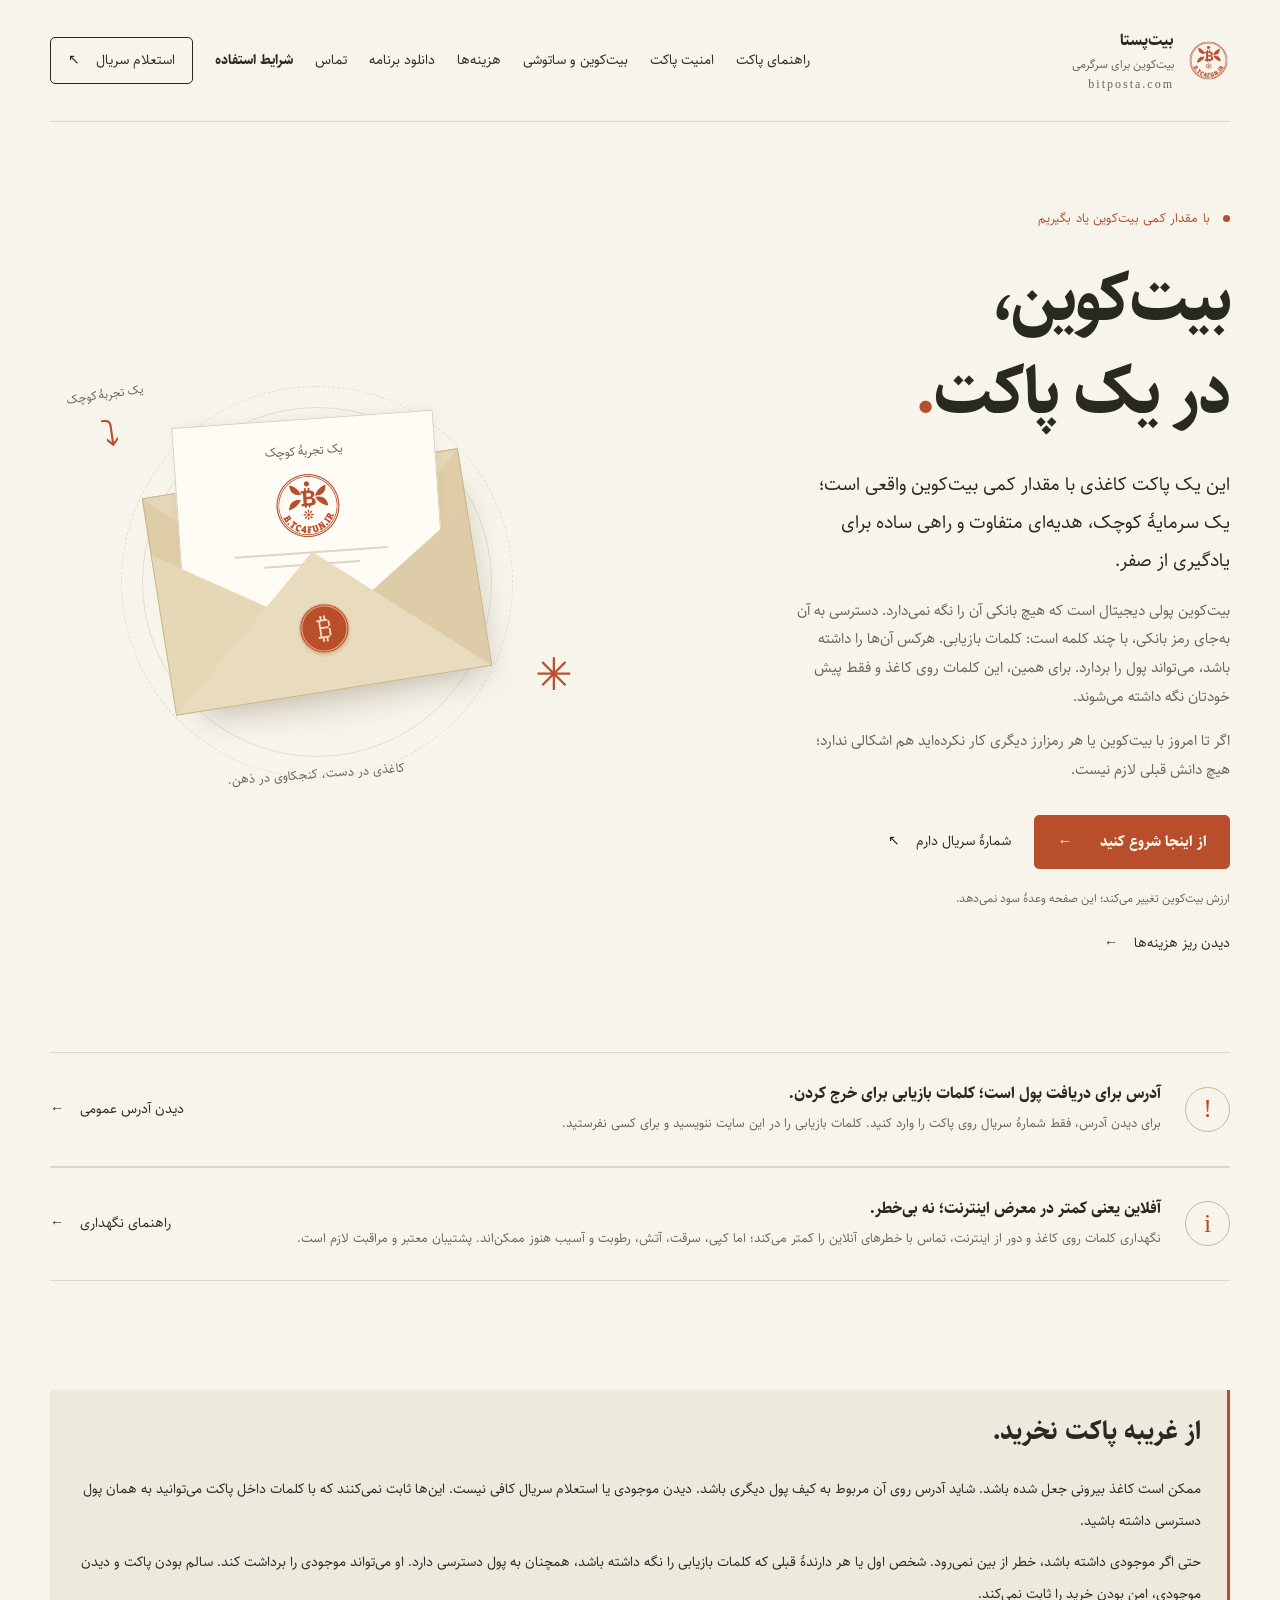
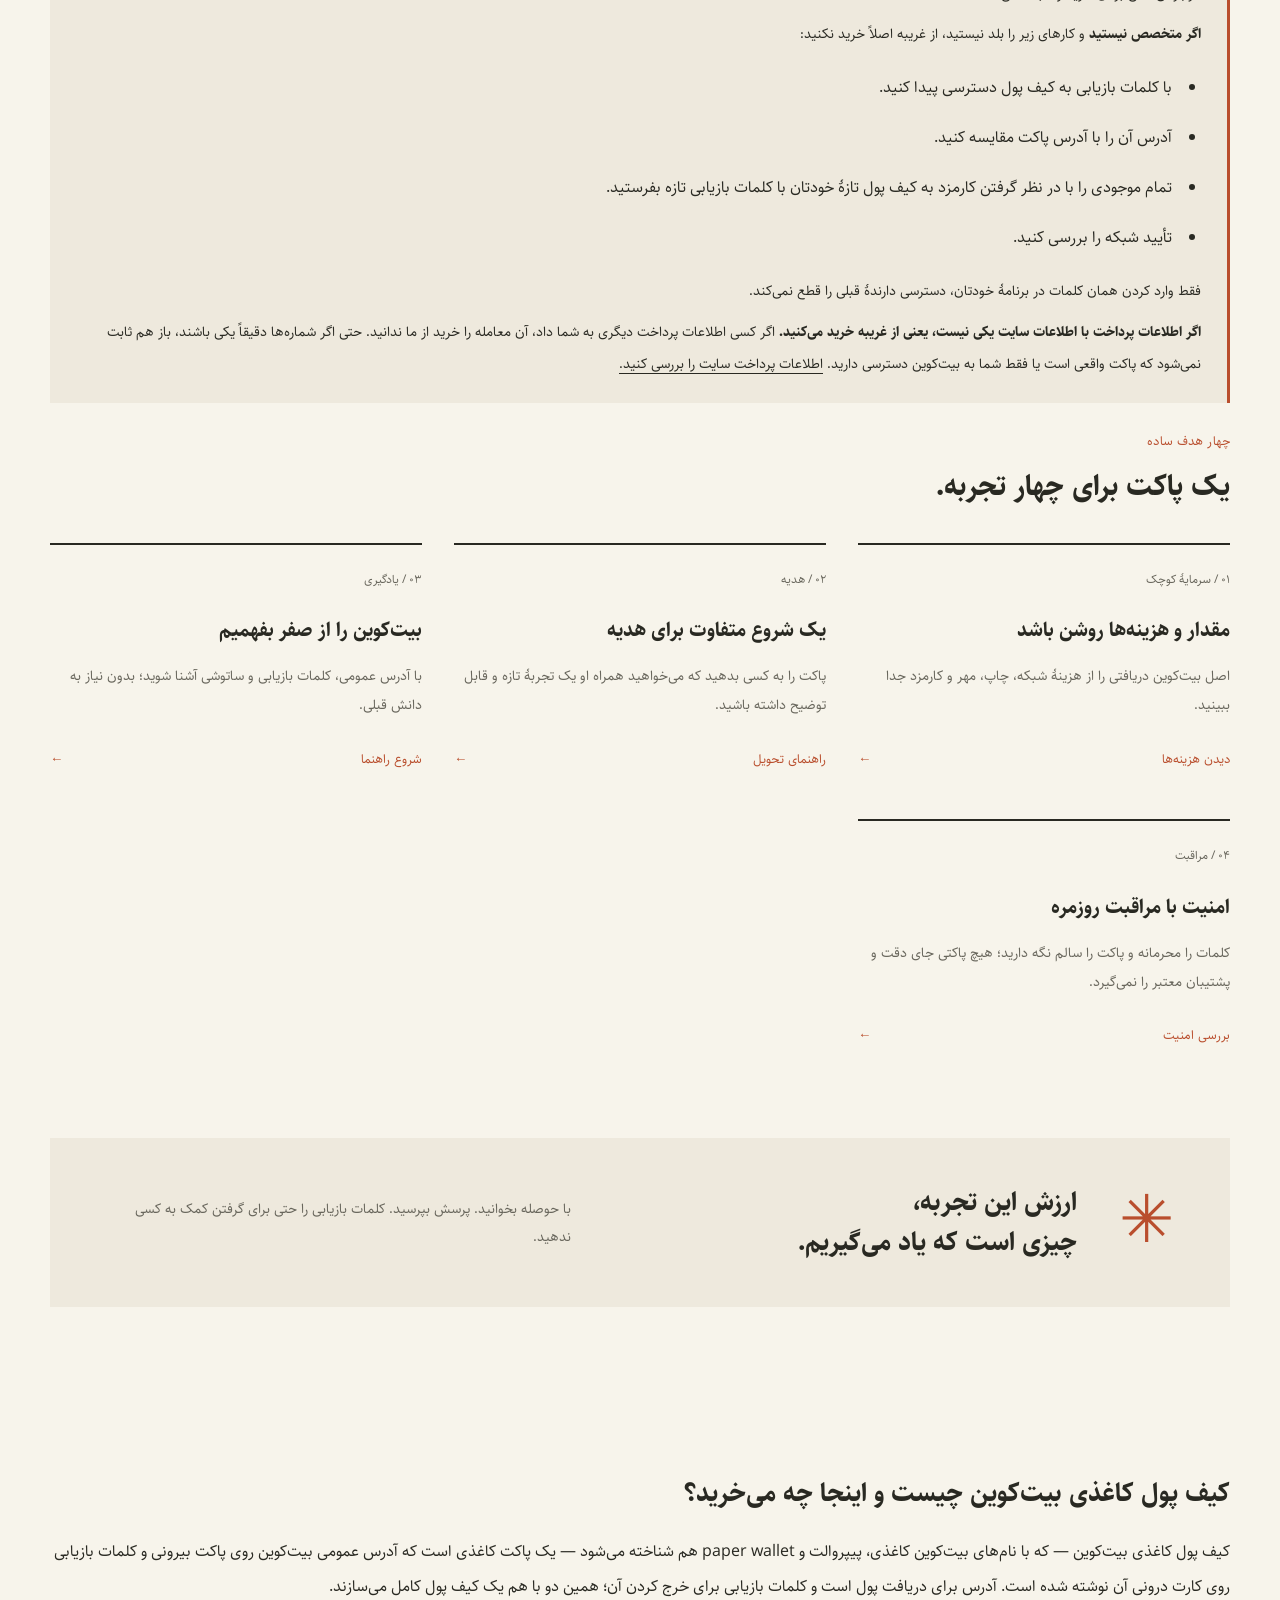
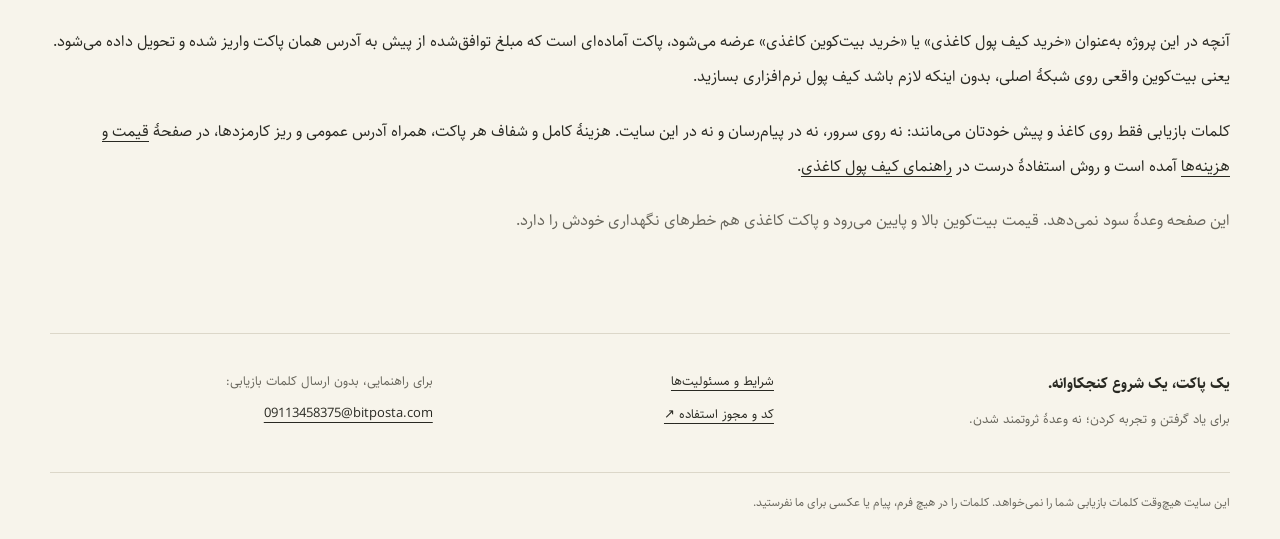
<file: index.html>
<!doctype html>
<html lang="fa" dir="rtl">
<head>
  <meta charset="utf-8">
  <meta name="viewport" content="width=device-width, initial-scale=1">
  <meta name="description" content="خرید کیف پول کاغذی بیت‌کوین (پیپروالت): پاکت کاغذی با مبلغ از پیش واریزشده، آدرس عمومی و کلمات بازیابی؛ هدیه، سرمایهٔ کوچک و یادگیری.">
  <meta name="color-scheme" content="light">
  <title>کیف پول کاغذی؛ بیت‌کوین برای سرگرمی</title>
  <link rel="canonical" href="https://bitposta.com/">
  <meta property="og:type" content="website">
  <meta property="og:site_name" content="بیت‌پستا">
  <meta property="og:locale" content="fa_IR">
  <meta property="og:title" content="کیف پول کاغذی بیت‌کوین | بیت‌پستا">
  <meta property="og:description" content="کیف پول کاغذی بیت‌کوین (پیپروالت): پاکت کاغذی با آدرس عمومی، سریال و کلمات بازیابی؛ راهنمای ساده برای خرید و نگهداری بیت‌کوین کاغذی.">
  <meta property="og:url" content="https://bitposta.com/">
  <meta name="twitter:card" content="summary">
  <link rel="icon" type="image/png" href="/static/favicon.png">
  <link rel="stylesheet" href="/static/site.css">
  <script src="/static/site.js" defer></script>
  <script type="application/ld+json">[{"@context": "https://schema.org", "@type": "WebSite", "alternateName": "bitposta", "description": "\u06a9\u06cc\u0641 \u067e\u0648\u0644 \u06a9\u0627\u063a\u0630\u06cc \u0628\u06cc\u062a\u200c\u06a9\u0648\u06cc\u0646 (\u067e\u06cc\u067e\u0631\u0648\u0627\u0644\u062a) \u0648 \u0631\u0627\u0647\u0646\u0645\u0627\u06cc \u0641\u0627\u0631\u0633\u06cc \u062e\u0631\u06cc\u062f \u0628\u06cc\u062a\u200c\u06a9\u0648\u06cc\u0646 \u06a9\u0627\u063a\u0630\u06cc.", "inLanguage": "fa-IR", "name": "\u0628\u06cc\u062a\u200c\u067e\u0633\u062a\u0627", "url": "https://bitposta.com/"}, {"@context": "https://schema.org", "@type": "Product", "additionalType": "https://schema.org/FinancialProduct", "alternateName": ["\u0628\u06cc\u062a\u200c\u06a9\u0648\u06cc\u0646 \u06a9\u0627\u063a\u0630\u06cc", "\u067e\u06cc\u067e\u0631\u0648\u0627\u0644\u062a", "paper wallet"], "brand": {"@type": "Brand", "name": "\u0628\u06cc\u062a\u200c\u067e\u0633\u062a\u0627"}, "description": "\u067e\u0627\u06a9\u062a \u06a9\u0627\u063a\u0630\u06cc \u0628\u0627 \u067e\u0627\u06a9\u062a \u0628\u06cc\u0631\u0648\u0646\u06cc \u0622\u062f\u0631\u0633 \u0639\u0645\u0648\u0645\u06cc\u060c \u0633\u0631\u06cc\u0627\u0644 \u0648 \u06a9\u062f \u062a\u0635\u0648\u06cc\u0631\u06cc \u0648 \u06a9\u0627\u0631\u062a \u062f\u0631\u0648\u0646\u06cc \u06a9\u0644\u0645\u0627\u062a \u0628\u0627\u0632\u06cc\u0627\u0628\u06cc\u061b \u0645\u0628\u0644\u063a \u0627\u0648\u0644\u06cc\u0647 \u0627\u0632 \u067e\u06cc\u0634 \u0648\u0627\u0631\u06cc\u0632\u0634\u062f\u0647.", "name": "\u06a9\u06cc\u0641 \u067e\u0648\u0644 \u06a9\u0627\u063a\u0630\u06cc \u0628\u06cc\u062a\u200c\u06a9\u0648\u06cc\u0646 (\u067e\u06cc\u067e\u0631\u0648\u0627\u0644\u062a)", "url": "https://bitposta.com/"}]</script>
  
<meta name="robots" content="noindex,follow">
</head>
<body>
  <a class="skip-link" href="#main-content">رفتن به محتوای اصلی</a>
  <header class="site-header shell">
    <a class="brand" href="/" aria-label="بیت‌پستا، بیت‌کوین برای سرگرمی، صفحهٔ نخست">
      <img class="brand-mark" src="/static/logo.png" width="43" height="43" alt="" aria-hidden="true">
      <span>بیت‌پستا<span class="brand-tagline">بیت‌کوین برای سرگرمی</span><span class="brand-subtitle" lang="en" dir="ltr">bitposta.com</span></span>
    </a>
    <nav aria-label="راهنمای سایت">
      <a href="/guide">راهنمای پاکت</a>
      <a href="/security">امنیت پاکت</a>
      <a href="/guide#satoshi">بیت‌کوین و ساتوشی</a>
      <a href="https://bitposta.com/costs">هزینه‌ها</a>
      <a href="/download">دانلود برنامه</a>
      <a href="https://bitposta.com/contact">تماس</a>
      <a class="nav-terms" href="/terms">شرایط استفاده</a>
      <a class="nav-lookup" href="https://bitposta.com/lookup">استعلام سریال <span aria-hidden="true">↖</span></a>
    </nav>
  </header>
  <main id="main-content" tabindex="-1">
<section class="hero shell" aria-labelledby="hero-title">
  <div class="hero-copy">
    <p class="eyebrow"><span class="tiny-dot" aria-hidden="true"></span> با مقدار کمی بیت‌کوین یاد بگیریم</p>
    <h1 id="hero-title">بیت‌کوین،<br>در یک پاکت<span class="accent">.</span></h1>
    <p class="hero-description">این یک پاکت کاغذی با مقدار کمی بیت‌کوین واقعی است؛ یک سرمایهٔ کوچک، هدیه‌ای متفاوت و راهی ساده برای یادگیری از صفر.</p>
    <p class="hero-detail">بیت‌کوین پولی دیجیتال است که هیچ بانکی آن را نگه نمی‌دارد. دسترسی به آن به‌جای رمز بانکی، با چند کلمه است: کلمات بازیابی. هرکس آن‌ها را داشته باشد، می‌تواند پول را بردارد. برای همین، این کلمات روی کاغذ و فقط پیش خودتان نگه داشته می‌شوند.</p>
    <p class="hero-detail">اگر تا امروز با بیت‌کوین یا هر رمزارز دیگری کار نکرده‌اید هم اشکالی ندارد؛ هیچ دانش قبلی لازم نیست.</p>
    <div class="actions"><a class="button" href="/guide">از اینجا شروع کنید <span aria-hidden="true">←</span></a><a class="text-link" href="https://bitposta.com/lookup">شمارهٔ سریال دارم <span aria-hidden="true">↖</span></a></div>
    <p class="quiet-note">ارزش بیت‌کوین تغییر می‌کند؛ این صفحه وعدهٔ سود نمی‌دهد.</p>
    <a class="text-link" href="https://bitposta.com/costs">دیدن ریز هزینه‌ها <span aria-hidden="true">←</span></a>
  </div>
  <div class="paper-scene" aria-hidden="true">
    <span class="scene-orbit"></span>
    <span class="scene-caption">یک تجربهٔ کوچک</span>
    <div class="envelope"><div class="paper-card"><span class="card-label">یک تجربهٔ کوچک</span><img class="card-symbol" src="/static/logo.png" width="72" height="72" alt=""><span class="card-line"></span><span class="card-line short"></span></div><div class="envelope-front"></div><div class="envelope-seal">₿</div></div>
    <span class="scene-footnote">کاغذی در دست، کنجکاوی در ذهن.</span>
    <span class="scene-spark">✳</span>
  </div>
</section>
<section class="intro-strip shell" aria-label="اصل مهم امنیت">
  <span class="strip-number" aria-hidden="true">!</span><div><h2>آدرس برای دریافت پول است؛ کلمات بازیابی برای خرج کردن.</h2><p>برای دیدن آدرس، فقط شمارهٔ سریال روی پاکت را وارد کنید. کلمات بازیابی را در این سایت ننویسید و برای کسی نفرستید.</p></div><a class="text-link" href="https://bitposta.com/lookup">دیدن آدرس عمومی <span aria-hidden="true">←</span></a>
</section>
<section class="intro-strip shell" aria-label="محدودیت نگهداری آفلاین">
  <span class="strip-number" aria-hidden="true">i</span><div><h2>آفلاین یعنی کمتر در معرض اینترنت؛ نه بی‌خطر.</h2><p>نگهداری کلمات روی کاغذ و دور از اینترنت، تماس با خطرهای آنلاین را کمتر می‌کند؛ اما کپی، سرقت، آتش، رطوبت و آسیب هنوز ممکن‌اند. پشتیبان معتبر و مراقبت لازم است.</p></div><a class="text-link" href="/guide#keep">راهنمای نگهداری <span aria-hidden="true">←</span></a>
</section>
<section class="home-paths shell" aria-labelledby="paths-title">
  <div class="prose"><div id="purchase-warning" class="callout">
  <h2>
    از غریبه پاکت نخرید.
  </h2>
  <p>
    ممکن است کاغذ بیرونی جعل شده باشد. شاید آدرس روی آن مربوط به کیف پول دیگری باشد. دیدن موجودی یا استعلام سریال کافی نیست. این‌ها ثابت نمی‌کنند که با کلمات داخل پاکت می‌توانید به همان پول دسترسی داشته باشید.
  </p>
  <p>
    حتی اگر موجودی داشته باشد، خطر از بین نمی‌رود. شخص اول یا هر دارندهٔ قبلی که کلمات بازیابی را نگه داشته باشد، همچنان به پول دسترسی دارد. او می‌تواند موجودی را برداشت کند. سالم بودن پاکت و دیدن موجودی، امن بودن خرید را ثابت نمی‌کند.
  </p>
  <p>
    <strong>
      اگر متخصص نیستید
    </strong>
    و کارهای زیر را بلد نیستید، از غریبه اصلاً خرید نکنید:
  </p>
  <ul>
    <li>با کلمات بازیابی به کیف پول دسترسی پیدا کنید.</li>
    <li>آدرس آن را با آدرس پاکت مقایسه کنید.</li>
    <li>تمام موجودی را با در نظر گرفتن کارمزد به کیف پول تازهٔ خودتان با کلمات بازیابی تازه بفرستید.</li>
    <li>تأیید شبکه را بررسی کنید.</li>
  </ul>
  <p>
    فقط وارد کردن همان کلمات در برنامهٔ خودتان، دسترسی دارندهٔ قبلی را قطع نمی‌کند.
  </p>
  <p>
    <strong>
      اگر اطلاعات پرداخت با اطلاعات سایت یکی نیست، یعنی از غریبه خرید می‌کنید.
    </strong>
    اگر کسی اطلاعات پرداخت دیگری به شما داد، آن معامله را خرید از ما ندانید. حتی اگر شماره‌ها دقیقاً یکی باشند، باز هم ثابت نمی‌شود که پاکت واقعی است یا فقط شما به بیت‌کوین دسترسی دارید.
    <a href="https://bitposta.com/costs#payment-details">
      اطلاعات پرداخت سایت را بررسی کنید.
    </a>
  </p>
</div></div>
  <div class="section-heading"><p class="eyebrow">چهار هدف ساده</p><h2 id="paths-title">یک پاکت برای چهار تجربه.</h2></div>
  <div class="path-grid">
    <a class="path-card" href="https://bitposta.com/costs"><span class="path-index">۰۱ / سرمایهٔ کوچک</span><h3>مقدار و هزینه‌ها روشن باشد</h3><p>اصل بیت‌کوین دریافتی را از هزینهٔ شبکه، چاپ، مهر و کارمزد جدا ببینید.</p><span class="card-cta">دیدن هزینه‌ها <span aria-hidden="true">←</span></span></a>
    <a class="path-card" href="/guide"><span class="path-index">۰۲ / هدیه</span><h3>یک شروع متفاوت برای هدیه</h3><p>پاکت را به کسی بدهید که می‌خواهید همراه او یک تجربهٔ تازه و قابل توضیح داشته باشید.</p><span class="card-cta">راهنمای تحویل <span aria-hidden="true">←</span></span></a>
    <a class="path-card" href="/guide"><span class="path-index">۰۳ / یادگیری</span><h3>بیت‌کوین را از صفر بفهمیم</h3><p>با آدرس عمومی، کلمات بازیابی و ساتوشی آشنا شوید؛ بدون نیاز به دانش قبلی.</p><span class="card-cta">شروع راهنما <span aria-hidden="true">←</span></span></a>
    <a class="path-card" href="/security"><span class="path-index">۰۴ / مراقبت</span><h3>امنیت با مراقبت روزمره</h3><p>کلمات را محرمانه و پاکت را سالم نگه دارید؛ هیچ پاکتی جای دقت و پشتیبان معتبر را نمی‌گیرد.</p><span class="card-cta">بررسی امنیت <span aria-hidden="true">←</span></span></a>
  </div>
</section>
<section class="closing-note shell"><span aria-hidden="true">✳</span><h2>ارزش این تجربه،<br>چیزی است که یاد می‌گیریم.</h2><p>با حوصله بخوانید. پرسش بپرسید. کلمات بازیابی را حتی برای گرفتن کمک به کسی ندهید.</p></section>
<section class="shell home-paths" aria-labelledby="what-title">
  <div class="prose">
    <h2 id="what-title">کیف پول کاغذی بیت‌کوین چیست و اینجا چه می‌خرید؟</h2>
    <p>کیف پول کاغذی بیت‌کوین — که با نام‌های بیت‌کوین کاغذی، پیپروالت و paper wallet هم شناخته می‌شود — یک پاکت کاغذی است که آدرس عمومی بیت‌کوین روی پاکت بیرونی و کلمات بازیابی روی کارت درونی آن نوشته شده است. آدرس برای دریافت پول است و کلمات بازیابی برای خرج کردن آن؛ همین دو با هم یک کیف پول کامل می‌سازند.</p>
    <p>آنچه در این پروژه به‌عنوان «خرید کیف پول کاغذی» یا «خرید بیت‌کوین کاغذی» عرضه می‌شود، پاکت آماده‌ای است که مبلغ توافق‌شده از پیش به آدرس همان پاکت واریز شده و تحویل داده می‌شود. یعنی بیت‌کوین واقعی روی شبکهٔ اصلی، بدون اینکه لازم باشد کیف پول نرم‌افزاری بسازید.</p>
    <p>کلمات بازیابی فقط روی کاغذ و پیش خودتان می‌مانند: نه روی سرور، نه در پیام‌رسان و نه در این سایت. هزینهٔ کامل و شفاف هر پاکت، همراه آدرس عمومی و ریز کارمزدها، در صفحهٔ <a href="https://bitposta.com/costs">قیمت و هزینه‌ها</a> آمده است و روش استفادهٔ درست در <a href="/guide">راهنمای کیف پول کاغذی</a>.</p>
    <p class="quiet-note">این صفحه وعدهٔ سود نمی‌دهد. قیمت بیت‌کوین بالا و پایین می‌رود و پاکت کاغذی هم خطرهای نگهداری خودش را دارد.</p>
  </div>
</section>
</main>
  <footer class="site-footer shell">
    <div class="footer-intro"><a class="footer-name" href="/">یک پاکت، یک شروع کنجکاوانه.</a><p>برای یاد گرفتن و تجربه کردن؛ نه وعدهٔ ثروتمند شدن.</p></div>
    <div class="footer-links"><a href="/terms">شرایط و مسئولیت‌ها</a><a href="https://github.com/bitposta/bitposta-site" target="_blank" rel="noopener noreferrer">کد و مجوز استفاده <span class="sr-only">؛ سایت خارجی، در زبانهٔ جدید</span><span aria-hidden="true">↗</span></a></div>
    <div class="footer-contact"><span>برای راهنمایی، بدون ارسال کلمات بازیابی:</span><a class="ltr-block" dir="ltr" href="mailto:09113458375@bitposta.com">09113458375@bitposta.com</a></div>
    <p class="footer-note">این سایت هیچ‌وقت کلمات بازیابی شما را نمی‌خواهد. کلمات را در هیچ فرم، پیام یا عکسی برای ما نفرستید.</p>
  </footer>
</body>
</html>
</file>
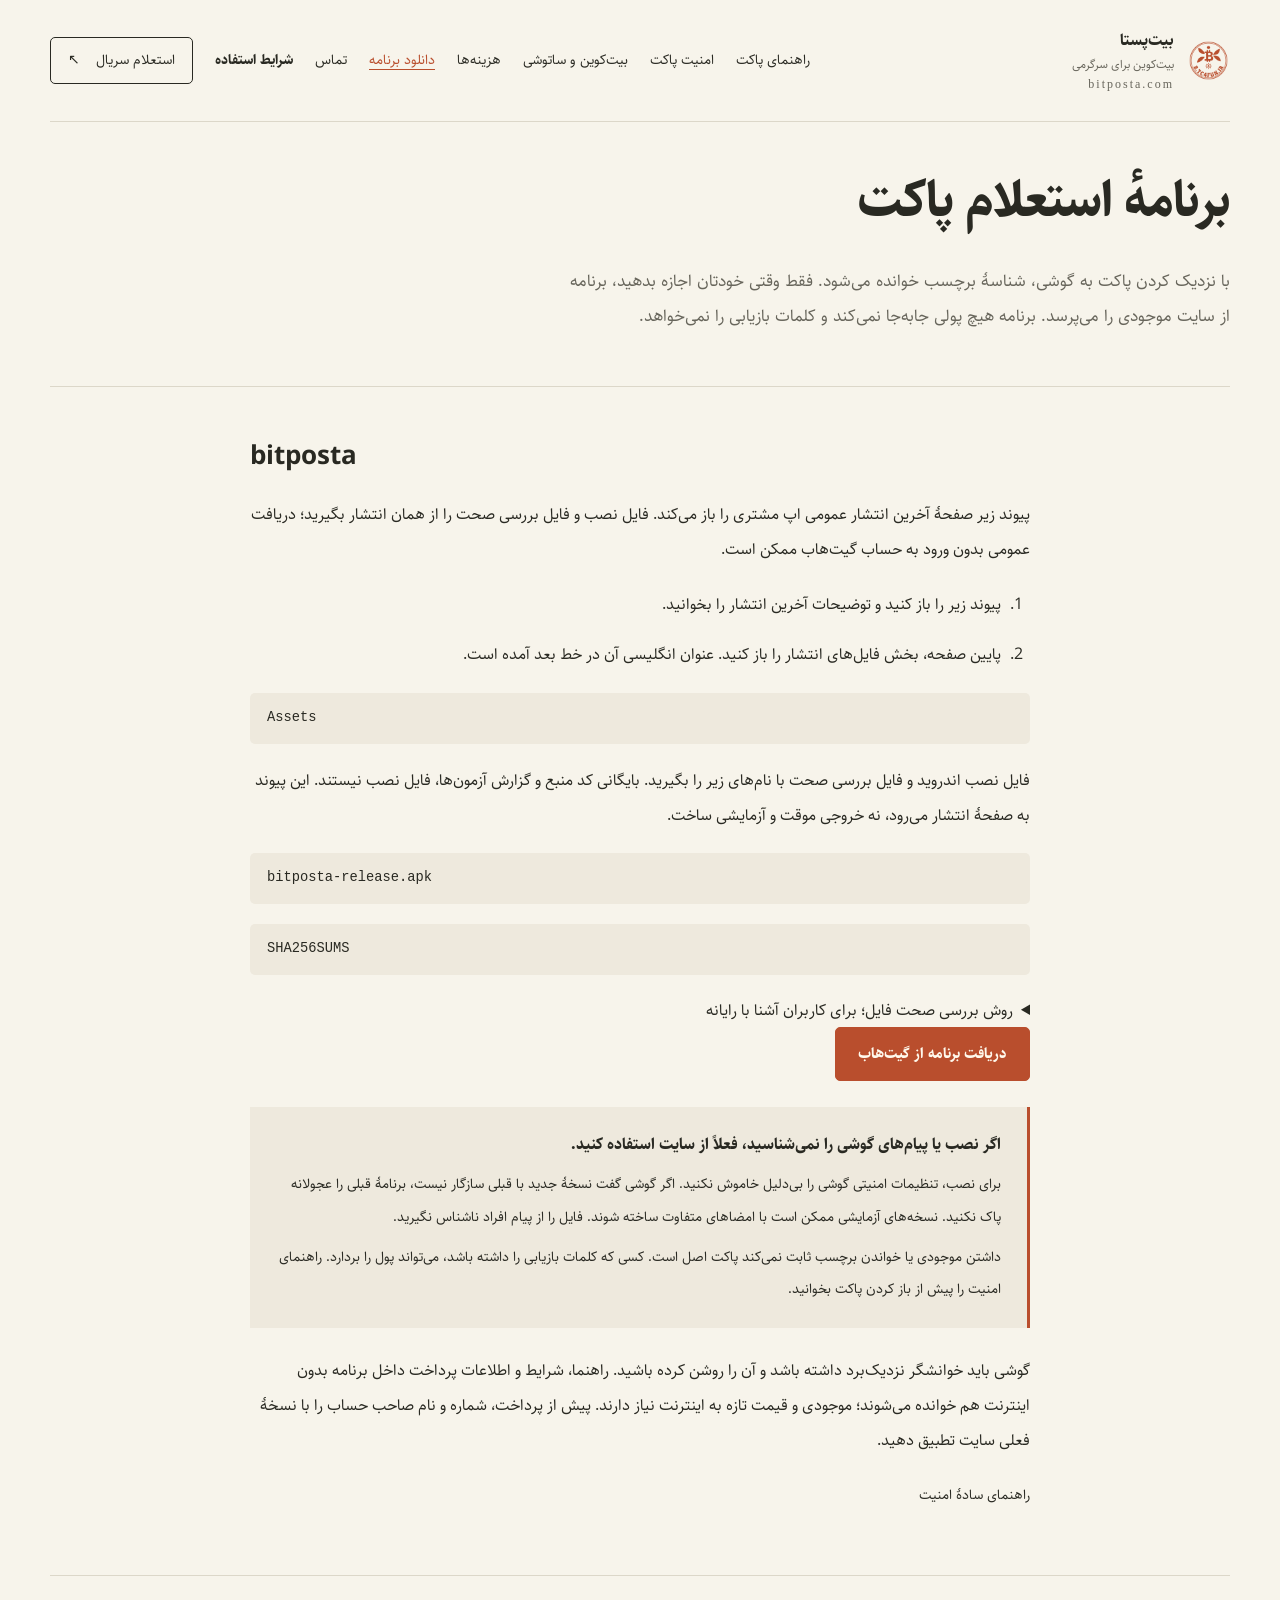
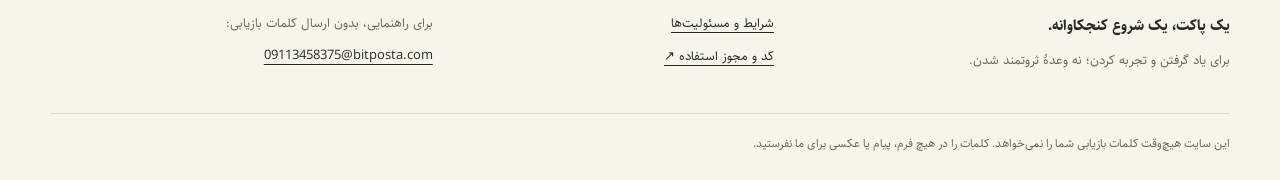
<file: download/index.html>
<!doctype html>
<html lang="fa" dir="rtl">
<head>
  <meta charset="utf-8">
  <meta name="viewport" content="width=device-width, initial-scale=1">
  <meta name="description" content="دریافت برنامهٔ اندروید برای کیف پول کاغذی: بررسی سریال و موجودی پاکت بیت‌کوین بدون جابه‌جایی پول و بدون کلمات بازیابی.">
  <meta name="color-scheme" content="light">
  <title>دانلود برنامهٔ کیف پول کاغذی | بیت‌کوین برای سرگرمی</title>
  <link rel="canonical" href="https://bitposta.com/download">
  <meta property="og:type" content="website">
  <meta property="og:site_name" content="بیت‌پستا">
  <meta property="og:locale" content="fa_IR">
  <meta property="og:title" content="کیف پول کاغذی بیت‌کوین | بیت‌پستا">
  <meta property="og:description" content="کیف پول کاغذی بیت‌کوین (پیپروالت): پاکت کاغذی با آدرس عمومی، سریال و کلمات بازیابی؛ راهنمای ساده برای خرید و نگهداری بیت‌کوین کاغذی.">
  <meta property="og:url" content="https://bitposta.com/download">
  <meta name="twitter:card" content="summary">
  <link rel="icon" type="image/png" href="/static/favicon.png">
  <link rel="stylesheet" href="/static/site.css">
  <script src="/static/site.js" defer></script>
  <script type="application/ld+json">[{"@context": "https://schema.org", "@type": "WebSite", "alternateName": "bitposta", "description": "\u06a9\u06cc\u0641 \u067e\u0648\u0644 \u06a9\u0627\u063a\u0630\u06cc \u0628\u06cc\u062a\u200c\u06a9\u0648\u06cc\u0646 (\u067e\u06cc\u067e\u0631\u0648\u0627\u0644\u062a) \u0648 \u0631\u0627\u0647\u0646\u0645\u0627\u06cc \u0641\u0627\u0631\u0633\u06cc \u062e\u0631\u06cc\u062f \u0628\u06cc\u062a\u200c\u06a9\u0648\u06cc\u0646 \u06a9\u0627\u063a\u0630\u06cc.", "inLanguage": "fa-IR", "name": "\u0628\u06cc\u062a\u200c\u067e\u0633\u062a\u0627", "url": "https://bitposta.com/"}, {"@context": "https://schema.org", "@type": "Product", "additionalType": "https://schema.org/FinancialProduct", "alternateName": ["\u0628\u06cc\u062a\u200c\u06a9\u0648\u06cc\u0646 \u06a9\u0627\u063a\u0630\u06cc", "\u067e\u06cc\u067e\u0631\u0648\u0627\u0644\u062a", "paper wallet"], "brand": {"@type": "Brand", "name": "\u0628\u06cc\u062a\u200c\u067e\u0633\u062a\u0627"}, "description": "\u067e\u0627\u06a9\u062a \u06a9\u0627\u063a\u0630\u06cc \u0628\u0627 \u067e\u0627\u06a9\u062a \u0628\u06cc\u0631\u0648\u0646\u06cc \u0622\u062f\u0631\u0633 \u0639\u0645\u0648\u0645\u06cc\u060c \u0633\u0631\u06cc\u0627\u0644 \u0648 \u06a9\u062f \u062a\u0635\u0648\u06cc\u0631\u06cc \u0648 \u06a9\u0627\u0631\u062a \u062f\u0631\u0648\u0646\u06cc \u06a9\u0644\u0645\u0627\u062a \u0628\u0627\u0632\u06cc\u0627\u0628\u06cc\u061b \u0645\u0628\u0644\u063a \u0627\u0648\u0644\u06cc\u0647 \u0627\u0632 \u067e\u06cc\u0634 \u0648\u0627\u0631\u06cc\u0632\u0634\u062f\u0647.", "name": "\u06a9\u06cc\u0641 \u067e\u0648\u0644 \u06a9\u0627\u063a\u0630\u06cc \u0628\u06cc\u062a\u200c\u06a9\u0648\u06cc\u0646 (\u067e\u06cc\u067e\u0631\u0648\u0627\u0644\u062a)", "url": "https://bitposta.com/"}]</script>
  
<meta name="robots" content="noindex,follow">
</head>
<body>
  <a class="skip-link" href="#main-content">رفتن به محتوای اصلی</a>
  <header class="site-header shell">
    <a class="brand" href="/" aria-label="بیت‌پستا، بیت‌کوین برای سرگرمی، صفحهٔ نخست">
      <img class="brand-mark" src="/static/logo.png" width="43" height="43" alt="" aria-hidden="true">
      <span>بیت‌پستا<span class="brand-tagline">بیت‌کوین برای سرگرمی</span><span class="brand-subtitle" lang="en" dir="ltr">bitposta.com</span></span>
    </a>
    <nav aria-label="راهنمای سایت">
      <a href="/guide">راهنمای پاکت</a>
      <a href="/security">امنیت پاکت</a>
      <a href="/guide#satoshi">بیت‌کوین و ساتوشی</a>
      <a href="https://bitposta.com/costs">هزینه‌ها</a>
      <a href="/download" aria-current="page">دانلود برنامه</a>
      <a href="https://bitposta.com/contact">تماس</a>
      <a class="nav-terms" href="/terms">شرایط استفاده</a>
      <a class="nav-lookup" href="https://bitposta.com/lookup">استعلام سریال <span aria-hidden="true">↖</span></a>
    </nav>
  </header>
  <main id="main-content" tabindex="-1">
<header class="page-heading shell">
  <h1>
    برنامهٔ استعلام پاکت
  </h1>
  <p class="page-deck">
    با نزدیک کردن پاکت به گوشی، شناسهٔ برچسب خوانده می‌شود. فقط وقتی خودتان اجازه بدهید، برنامه از سایت موجودی را می‌پرسد. برنامه هیچ پولی جابه‌جا نمی‌کند و کلمات بازیابی را نمی‌خواهد.
  </p>
</header>
<div class="contact-section shell prose">
  <h2 dir="ltr" lang="en">
    bitposta
  </h2>
  <p>
    پیوند زیر صفحهٔ آخرین انتشار عمومی اپ مشتری را باز می‌کند. فایل نصب و فایل بررسی صحت را از همان انتشار بگیرید؛ دریافت عمومی بدون ورود به حساب گیت‌هاب ممکن است.
  </p>
  <ol>
    <li>
      پیوند زیر را باز کنید و توضیحات آخرین انتشار را بخوانید.
    </li>
    <li>
      پایین صفحه، بخش فایل‌های انتشار را باز کنید. عنوان انگلیسی آن در خط بعد آمده است.
    </li>
  </ol>
  <p class="technical-label" dir="ltr" lang="en">
    Assets
  </p>
  <p>
    فایل نصب اندروید و فایل بررسی صحت با نام‌های زیر را بگیرید. بایگانی کد منبع و گزارش آزمون‌ها، فایل نصب نیستند. این پیوند به صفحهٔ انتشار می‌رود، نه خروجی موقت و آزمایشی ساخت.
  </p>
  <p class="technical-label" dir="ltr" lang="en">bitposta-release.apk</p>
  <p class="technical-label" dir="ltr" lang="en">SHA256SUMS</p>
  <details>
    <summary>روش بررسی صحت فایل؛ برای کاربران آشنا با رایانه</summary>
    <p>فایل نصب و فایل بررسی صحت را از همان انتشار بگیرید و در یک پوشه قرار دهید. در لینوکس از داخل همان پوشه فرمان زیر را اجرا کنید:</p>
    <pre dir="ltr" lang="en"><code>sha256sum -c SHA256SUMS</code></pre>
    <p>نتیجهٔ فایل نصب باید موفق باشد. اگر مقدار یکسان نیست یا بررسی خطا دارد، نصب نکنید. اگر این روش را نمی‌شناسید، فعلاً از سایت استفاده کنید. تطبیق چکیده فقط صحت فایل نسبت به فهرست را می‌سنجد؛ اثبات امضای سازنده نیست. هر دو فایل ممکن است از یک منبع نادرست آمده باشند؛ فقط از انتشار رسمی دریافت کنید.</p>
  </details>
  <a class="button" href="https://github.com/bitposta/bitposta-checker/releases/latest" target="_blank" rel="noopener noreferrer">
    دریافت برنامه از گیت‌هاب
  </a>
  <div class="callout">
    <strong>
      اگر نصب یا پیام‌های گوشی را نمی‌شناسید، فعلاً از سایت استفاده کنید.
    </strong>
    <p>
      برای نصب، تنظیمات امنیتی گوشی را بی‌دلیل خاموش نکنید. اگر گوشی گفت نسخهٔ جدید با قبلی سازگار نیست، برنامهٔ قبلی را عجولانه پاک نکنید. نسخه‌های آزمایشی ممکن است با امضاهای متفاوت ساخته شوند. فایل را از پیام افراد ناشناس نگیرید.
    </p>
    <p>
      داشتن موجودی یا خواندن برچسب ثابت نمی‌کند پاکت اصل است. کسی که کلمات بازیابی را داشته باشد، می‌تواند پول را بردارد. راهنمای امنیت را پیش از باز کردن پاکت بخوانید.
    </p>
  </div>
  <p>
    گوشی باید خوانشگر نزدیک‌برد داشته باشد و آن را روشن کرده باشید. راهنما، شرایط و اطلاعات پرداخت داخل برنامه بدون اینترنت هم خوانده می‌شوند؛ موجودی و قیمت تازه به اینترنت نیاز دارند. پیش از پرداخت، شماره و نام صاحب حساب را با نسخهٔ فعلی سایت تطبیق دهید.
  </p>
  <a class="text-link" href="/security">
    راهنمای سادهٔ امنیت
  </a>
</div>
</main>
  <footer class="site-footer shell">
    <div class="footer-intro"><a class="footer-name" href="/">یک پاکت، یک شروع کنجکاوانه.</a><p>برای یاد گرفتن و تجربه کردن؛ نه وعدهٔ ثروتمند شدن.</p></div>
    <div class="footer-links"><a href="/terms">شرایط و مسئولیت‌ها</a><a href="https://github.com/bitposta/bitposta-site" target="_blank" rel="noopener noreferrer">کد و مجوز استفاده <span class="sr-only">؛ سایت خارجی، در زبانهٔ جدید</span><span aria-hidden="true">↗</span></a></div>
    <div class="footer-contact"><span>برای راهنمایی، بدون ارسال کلمات بازیابی:</span><a class="ltr-block" dir="ltr" href="mailto:09113458375@bitposta.com">09113458375@bitposta.com</a></div>
    <p class="footer-note">این سایت هیچ‌وقت کلمات بازیابی شما را نمی‌خواهد. کلمات را در هیچ فرم، پیام یا عکسی برای ما نفرستید.</p>
  </footer>
</body>
</html>
</file>
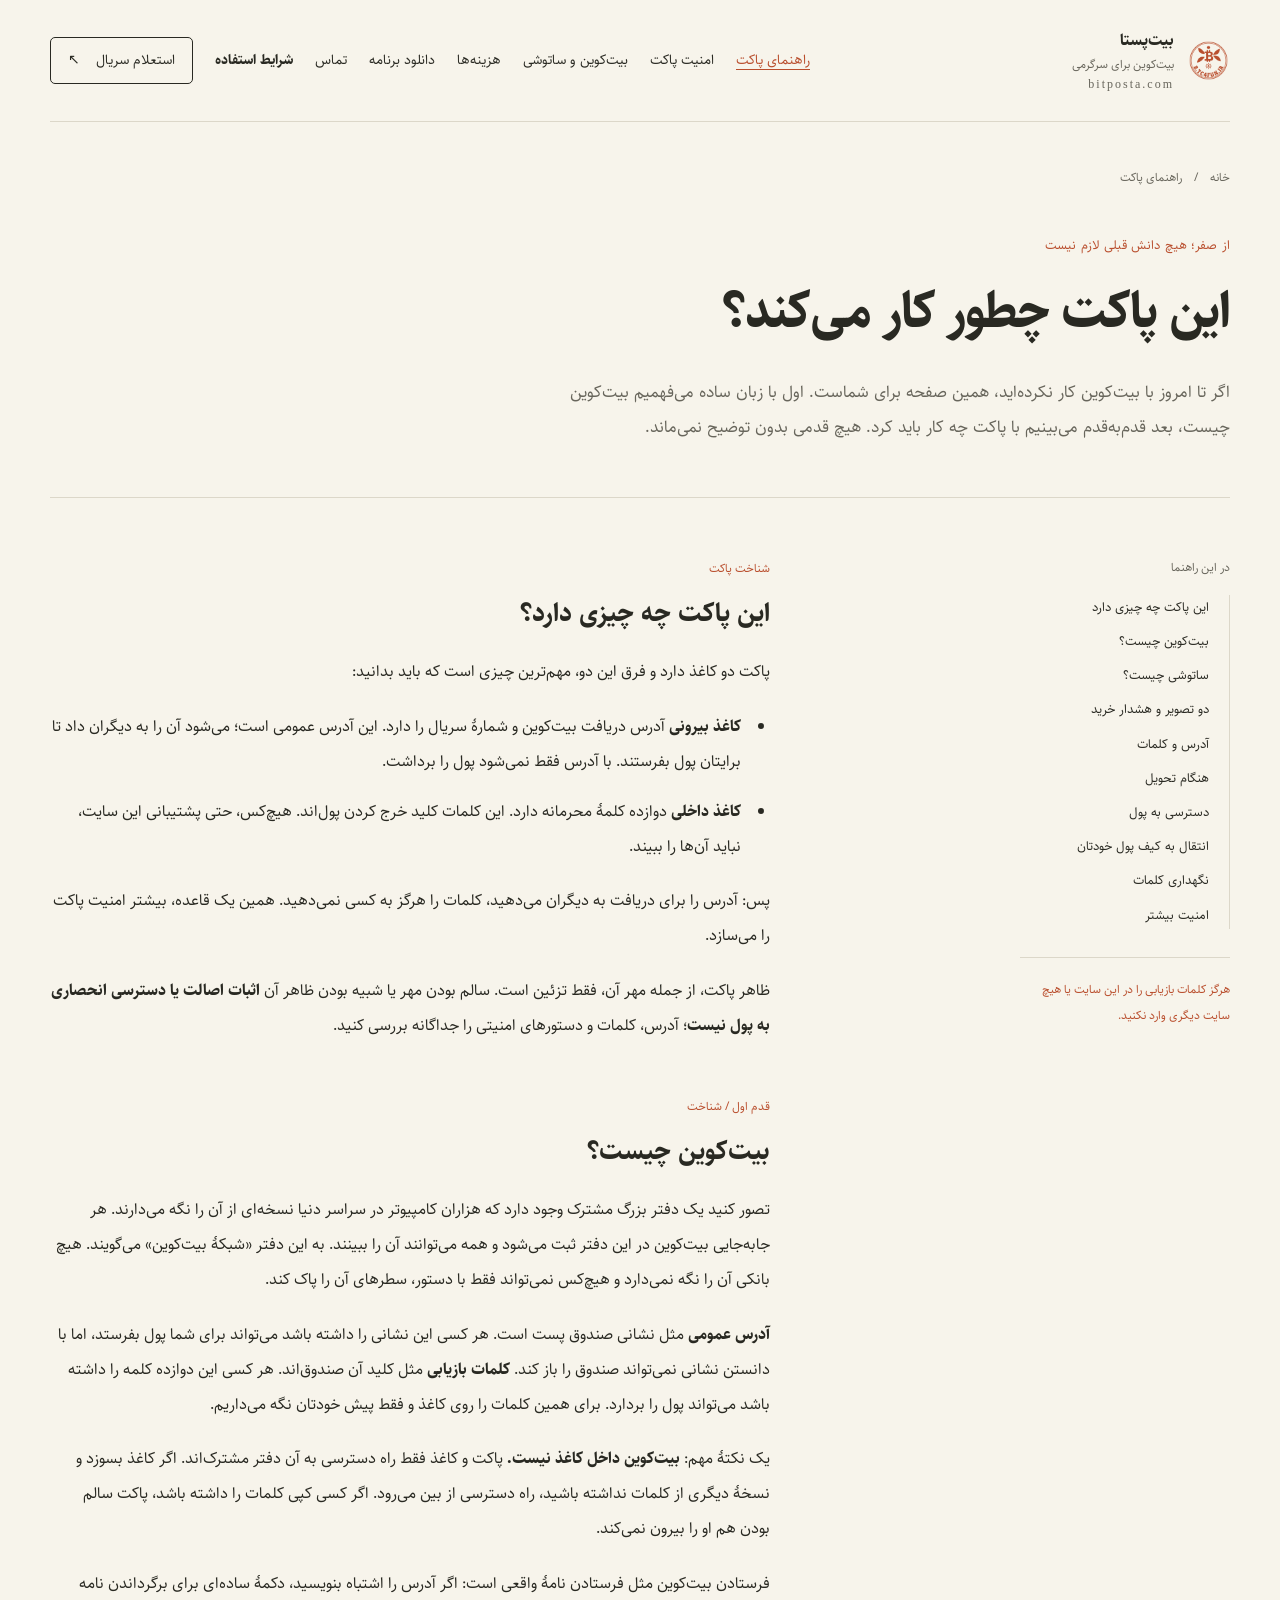
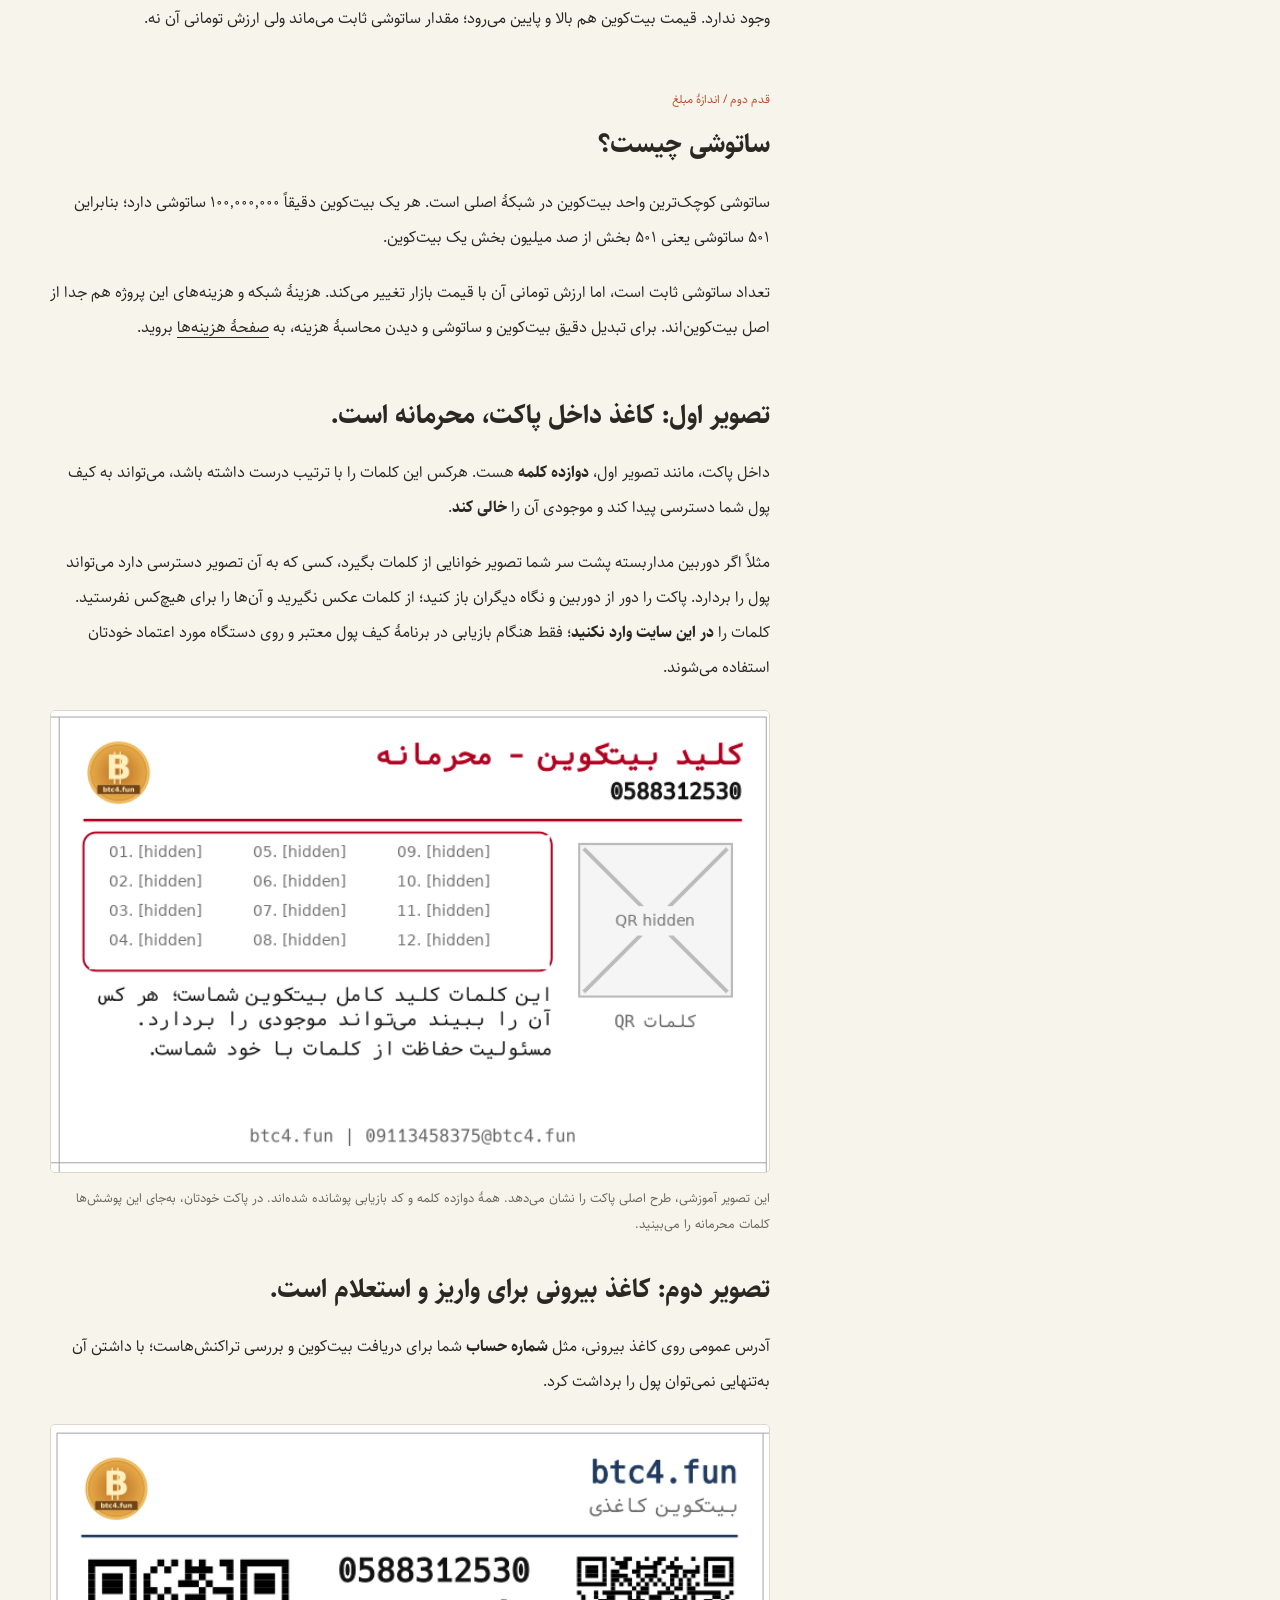
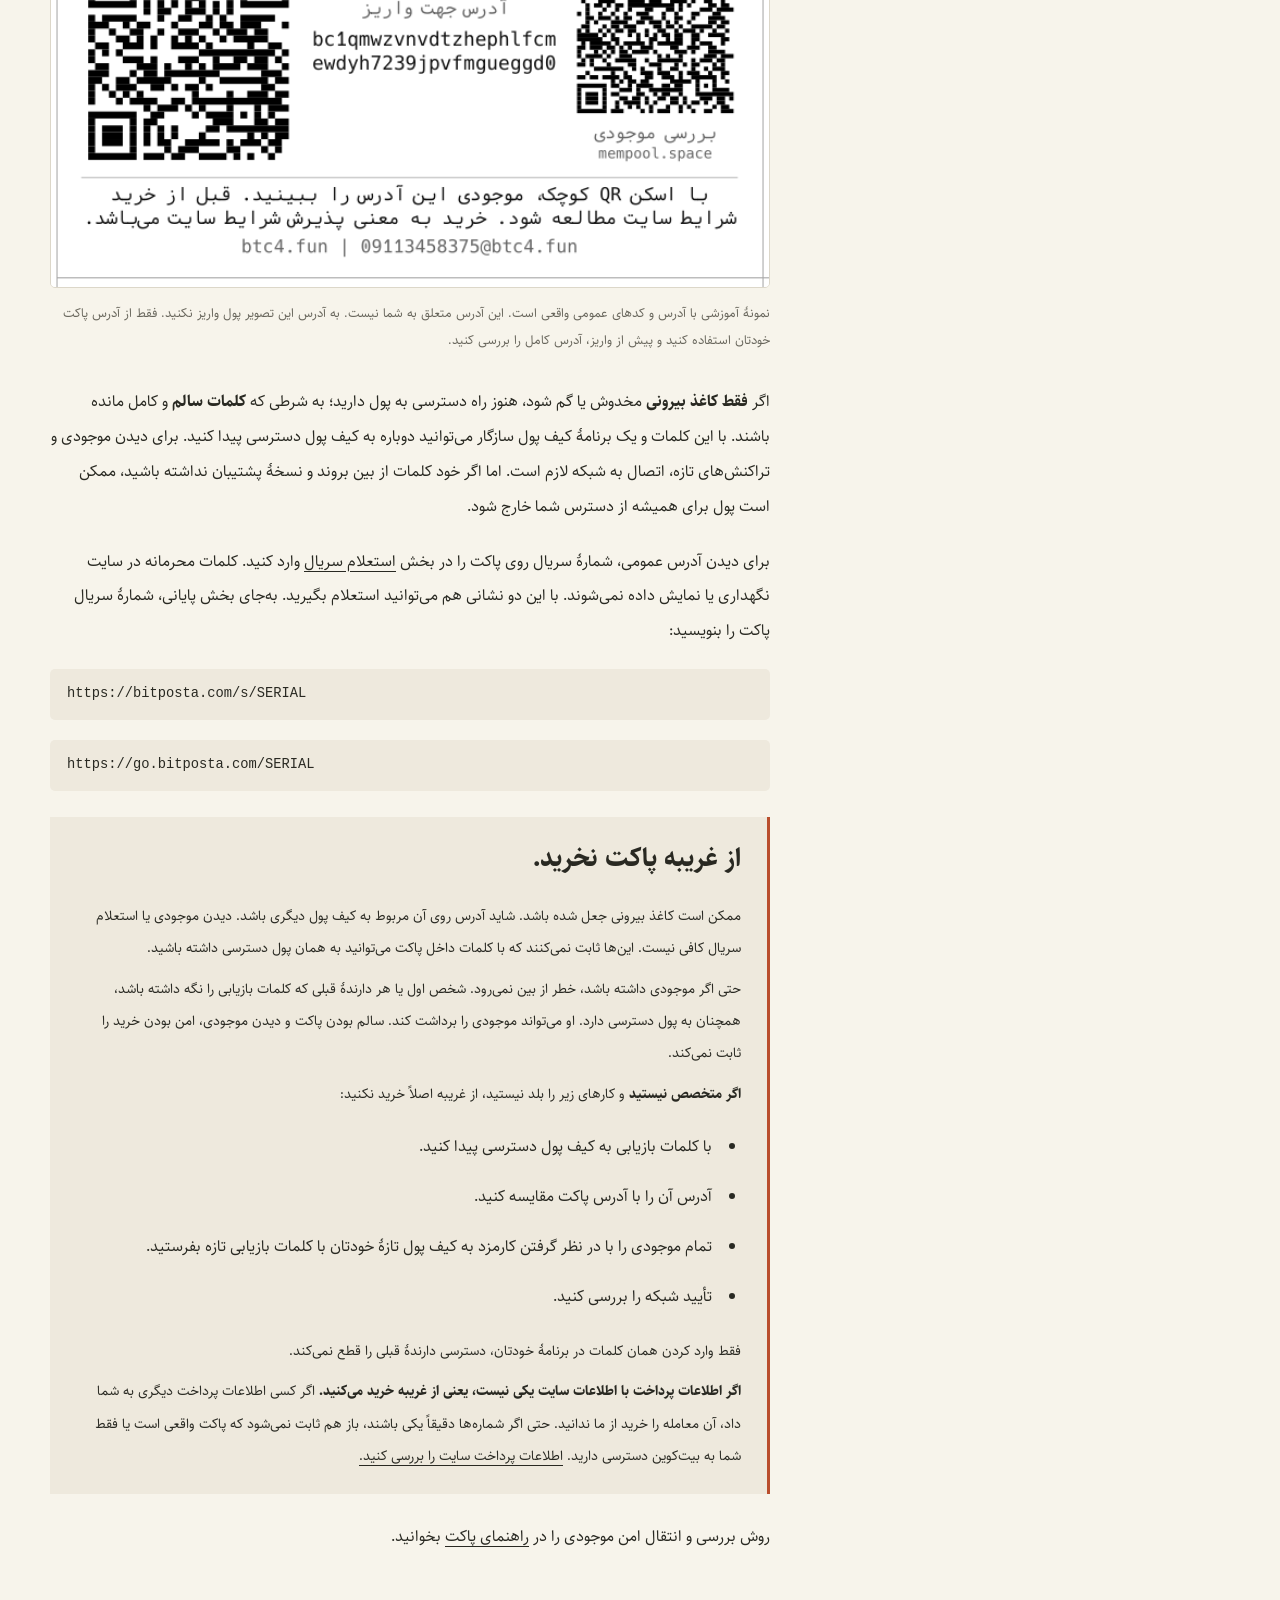
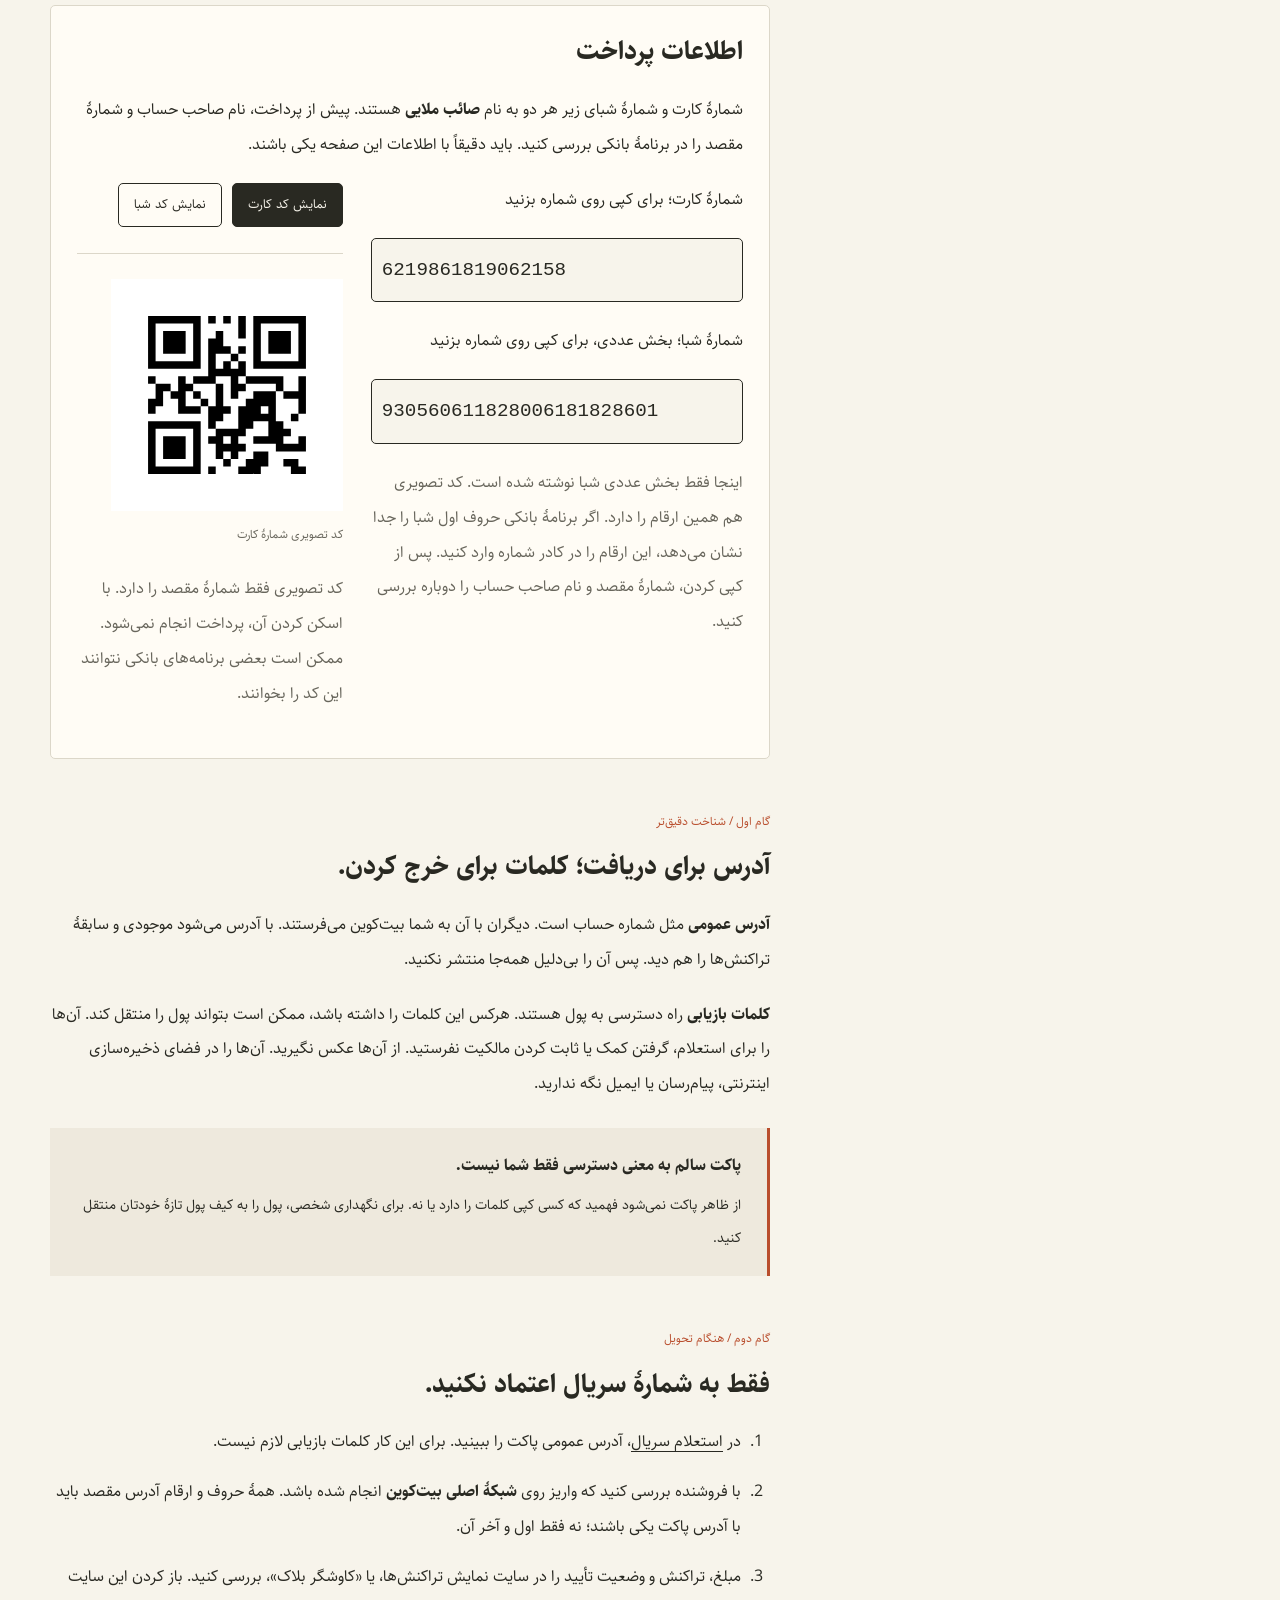
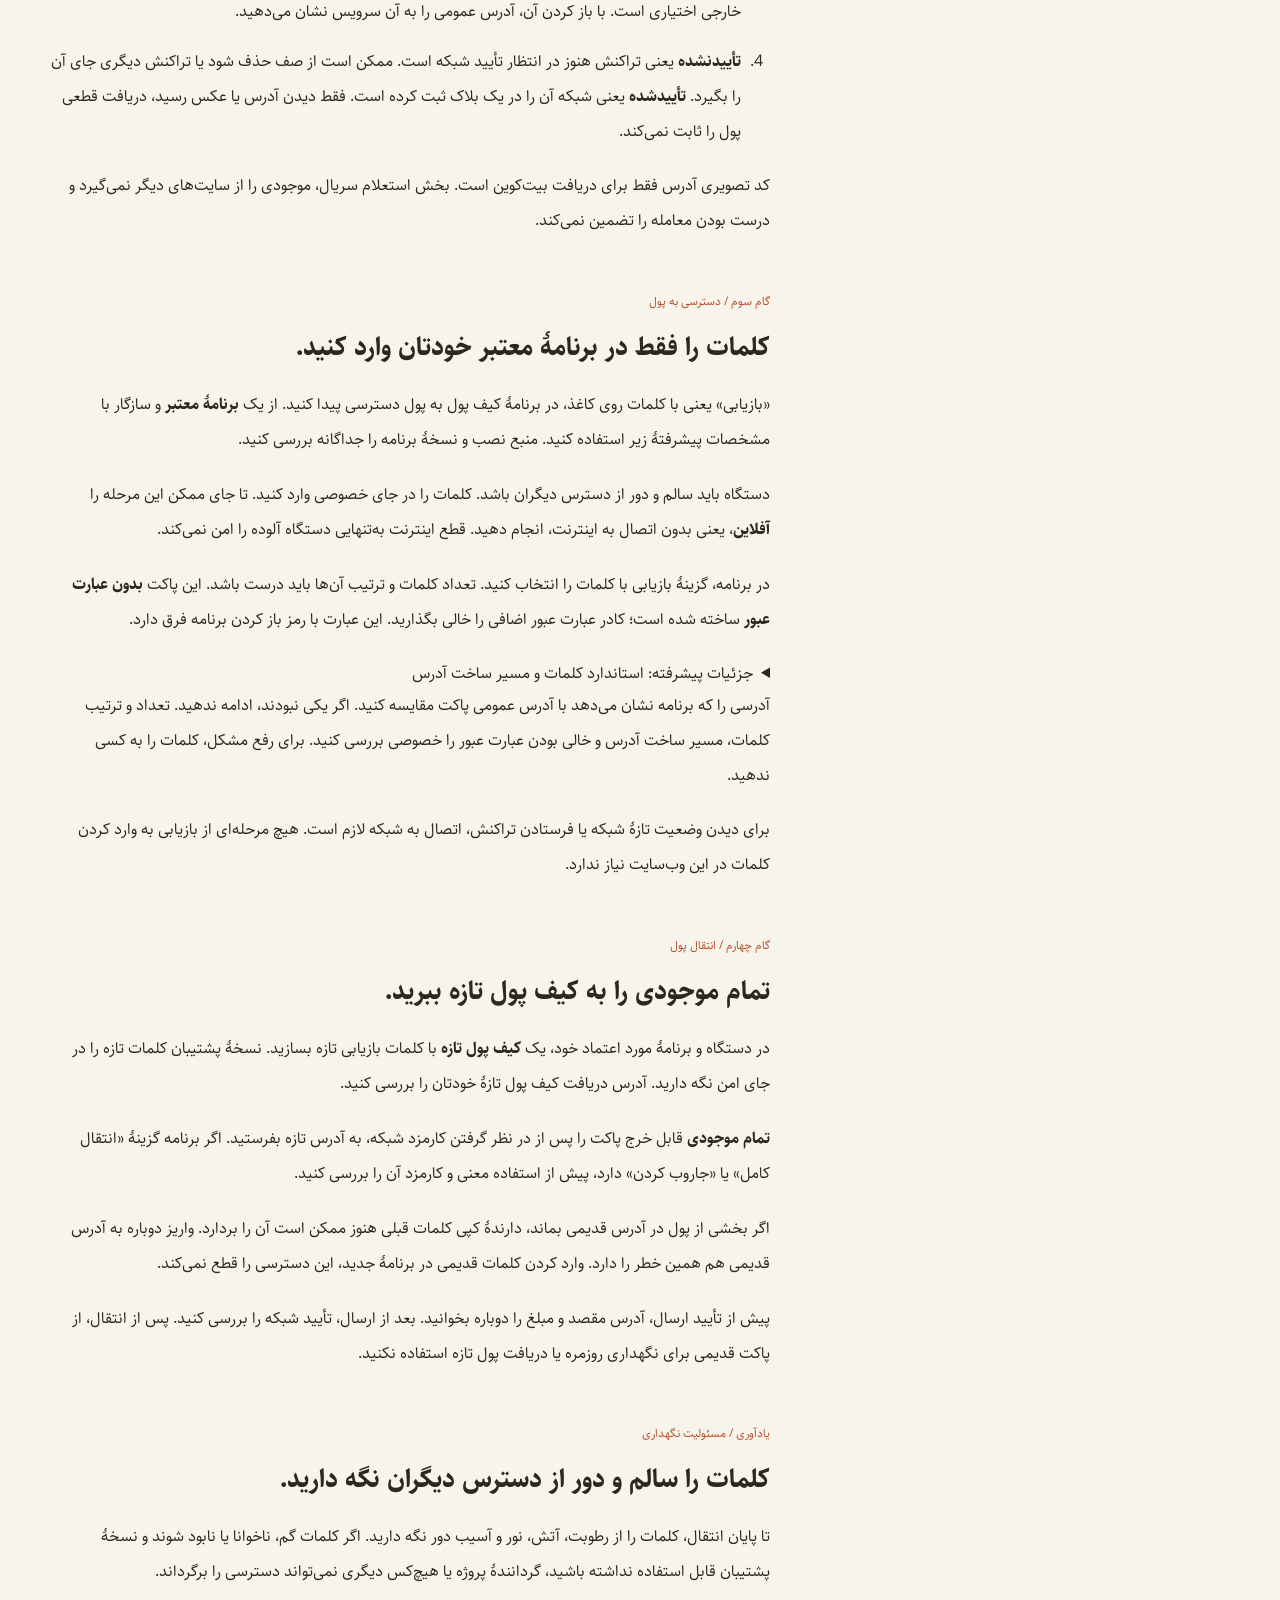
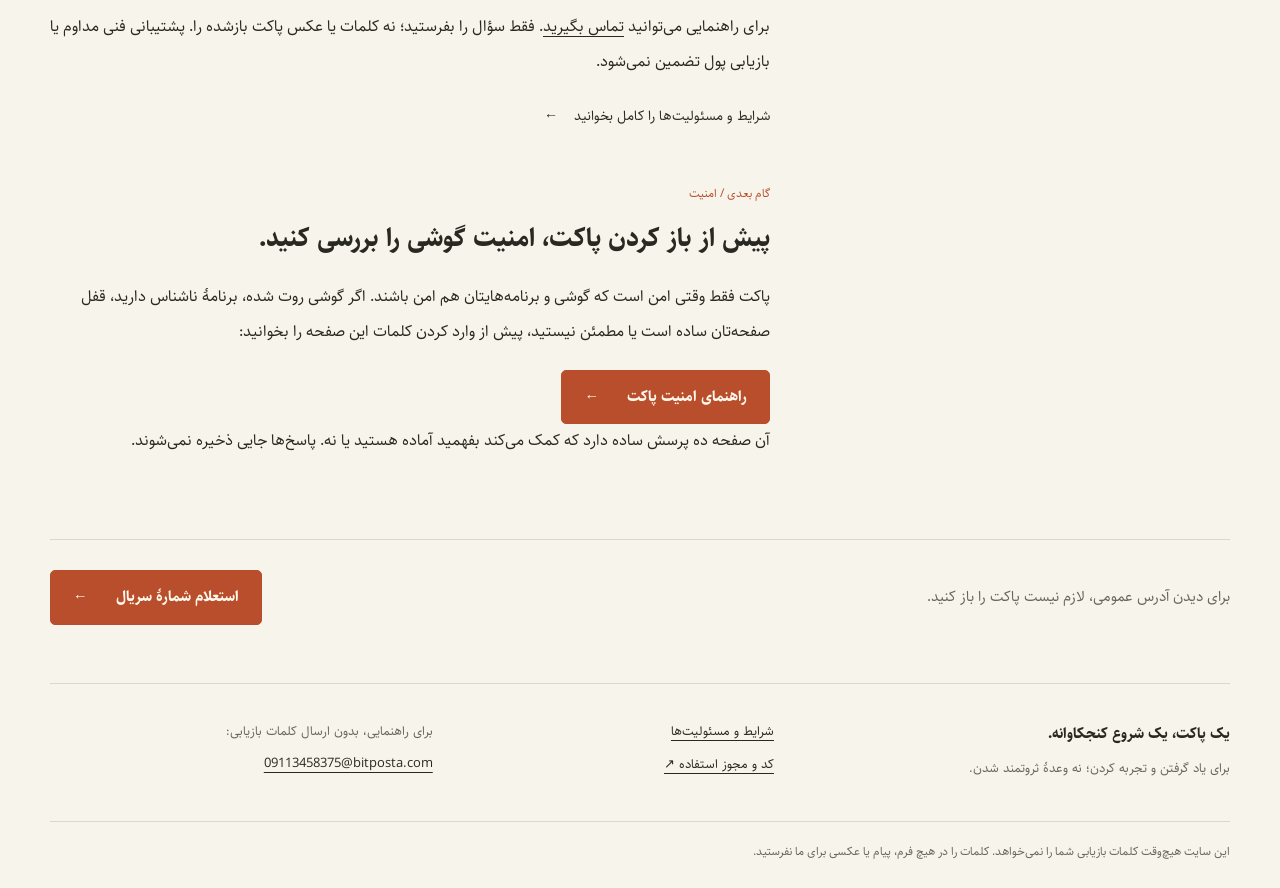
<file: guide/index.html>
<!doctype html>
<html lang="fa" dir="rtl">
<head>
  <meta charset="utf-8">
  <meta name="viewport" content="width=device-width, initial-scale=1">
  <meta name="description" content="راهنمای کیف پول کاغذی و بیت‌کوین کاغذی: محتویات پیپروالت، ساتوشی، بررسی تحویل، بازیابی و انتقال امن در چند قدم ساده.">
  <meta name="color-scheme" content="light">
  <title>راهنمای کیف پول کاغذی، از صفر | بیت‌کوین برای سرگرمی</title>
  <link rel="canonical" href="https://bitposta.com/guide">
  <meta property="og:type" content="website">
  <meta property="og:site_name" content="بیت‌پستا">
  <meta property="og:locale" content="fa_IR">
  <meta property="og:title" content="کیف پول کاغذی بیت‌کوین | بیت‌پستا">
  <meta property="og:description" content="کیف پول کاغذی بیت‌کوین (پیپروالت): پاکت کاغذی با آدرس عمومی، سریال و کلمات بازیابی؛ راهنمای ساده برای خرید و نگهداری بیت‌کوین کاغذی.">
  <meta property="og:url" content="https://bitposta.com/guide">
  <meta name="twitter:card" content="summary">
  <link rel="icon" type="image/png" href="/static/favicon.png">
  <link rel="stylesheet" href="/static/site.css">
  <script src="/static/site.js" defer></script>
  <script type="application/ld+json">[{"@context": "https://schema.org", "@type": "WebSite", "alternateName": "bitposta", "description": "\u06a9\u06cc\u0641 \u067e\u0648\u0644 \u06a9\u0627\u063a\u0630\u06cc \u0628\u06cc\u062a\u200c\u06a9\u0648\u06cc\u0646 (\u067e\u06cc\u067e\u0631\u0648\u0627\u0644\u062a) \u0648 \u0631\u0627\u0647\u0646\u0645\u0627\u06cc \u0641\u0627\u0631\u0633\u06cc \u062e\u0631\u06cc\u062f \u0628\u06cc\u062a\u200c\u06a9\u0648\u06cc\u0646 \u06a9\u0627\u063a\u0630\u06cc.", "inLanguage": "fa-IR", "name": "\u0628\u06cc\u062a\u200c\u067e\u0633\u062a\u0627", "url": "https://bitposta.com/"}, {"@context": "https://schema.org", "@type": "Product", "additionalType": "https://schema.org/FinancialProduct", "alternateName": ["\u0628\u06cc\u062a\u200c\u06a9\u0648\u06cc\u0646 \u06a9\u0627\u063a\u0630\u06cc", "\u067e\u06cc\u067e\u0631\u0648\u0627\u0644\u062a", "paper wallet"], "brand": {"@type": "Brand", "name": "\u0628\u06cc\u062a\u200c\u067e\u0633\u062a\u0627"}, "description": "\u067e\u0627\u06a9\u062a \u06a9\u0627\u063a\u0630\u06cc \u0628\u0627 \u067e\u0627\u06a9\u062a \u0628\u06cc\u0631\u0648\u0646\u06cc \u0622\u062f\u0631\u0633 \u0639\u0645\u0648\u0645\u06cc\u060c \u0633\u0631\u06cc\u0627\u0644 \u0648 \u06a9\u062f \u062a\u0635\u0648\u06cc\u0631\u06cc \u0648 \u06a9\u0627\u0631\u062a \u062f\u0631\u0648\u0646\u06cc \u06a9\u0644\u0645\u0627\u062a \u0628\u0627\u0632\u06cc\u0627\u0628\u06cc\u061b \u0645\u0628\u0644\u063a \u0627\u0648\u0644\u06cc\u0647 \u0627\u0632 \u067e\u06cc\u0634 \u0648\u0627\u0631\u06cc\u0632\u0634\u062f\u0647.", "name": "\u06a9\u06cc\u0641 \u067e\u0648\u0644 \u06a9\u0627\u063a\u0630\u06cc \u0628\u06cc\u062a\u200c\u06a9\u0648\u06cc\u0646 (\u067e\u06cc\u067e\u0631\u0648\u0627\u0644\u062a)", "url": "https://bitposta.com/"}]</script>
  
<meta name="robots" content="noindex,follow">
</head>
<body>
  <a class="skip-link" href="#main-content">رفتن به محتوای اصلی</a>
  <header class="site-header shell">
    <a class="brand" href="/" aria-label="بیت‌پستا، بیت‌کوین برای سرگرمی، صفحهٔ نخست">
      <img class="brand-mark" src="/static/logo.png" width="43" height="43" alt="" aria-hidden="true">
      <span>بیت‌پستا<span class="brand-tagline">بیت‌کوین برای سرگرمی</span><span class="brand-subtitle" lang="en" dir="ltr">bitposta.com</span></span>
    </a>
    <nav aria-label="راهنمای سایت">
      <a href="/guide" aria-current="page">راهنمای پاکت</a>
      <a href="/security">امنیت پاکت</a>
      <a href="/guide#satoshi">بیت‌کوین و ساتوشی</a>
      <a href="https://bitposta.com/costs">هزینه‌ها</a>
      <a href="/download">دانلود برنامه</a>
      <a href="https://bitposta.com/contact">تماس</a>
      <a class="nav-terms" href="/terms">شرایط استفاده</a>
      <a class="nav-lookup" href="https://bitposta.com/lookup">استعلام سریال <span aria-hidden="true">↖</span></a>
    </nav>
  </header>
  <main id="main-content" tabindex="-1">
<header class="page-heading shell"><a class="breadcrumb" href="/">خانه <span aria-hidden="true">/</span> راهنمای پاکت</a><p class="eyebrow">از صفر؛ هیچ دانش قبلی لازم نیست</p><h1>این پاکت چطور کار می‌کند؟</h1><p class="page-deck">اگر تا امروز با بیت‌کوین کار نکرده‌اید، همین صفحه برای شماست. اول با زبان ساده می‌فهمیم بیت‌کوین چیست، بعد قدم‌به‌قدم می‌بینیم با پاکت چه کار باید کرد. هیچ قدمی بدون توضیح نمی‌ماند.</p></header>
<div class="reading-layout shell">
  <aside class="contents"><span class="contents-label">در این راهنما</span><nav aria-label="فهرست راهنمای پاکت"><a href="#whats-inside">این پاکت چه چیزی دارد</a><a href="#basics">بیت‌کوین چیست؟</a><a href="#satoshi">ساتوشی چیست؟</a><a href="#quick-guide">دو تصویر و هشدار خرید</a><a href="#two-things">آدرس و کلمات</a><a href="#handover">هنگام تحویل</a><a href="#restore">دسترسی به پول</a><a href="#move">انتقال به کیف پول خودتان</a><a href="#keep">نگهداری کلمات</a><a href="#more-security">امنیت بیشتر</a></nav><p>هرگز کلمات بازیابی را در این سایت یا هیچ سایت دیگری وارد نکنید.</p></aside>
  <article class="prose">
    <section id="whats-inside">
      <p class="step-label">شناخت پاکت</p><h2>این پاکت چه چیزی دارد؟</h2>
      <p>پاکت دو کاغذ دارد و فرق این دو، مهم‌ترین چیزی است که باید بدانید:</p>
      <ul>
        <li><strong>کاغذ بیرونی</strong> آدرس دریافت بیت‌کوین و شمارهٔ سریال را دارد. این آدرس عمومی است؛ می‌شود آن را به دیگران داد تا برایتان پول بفرستند. با آدرس فقط نمی‌شود پول را برداشت.</li>
        <li><strong>کاغذ داخلی</strong> دوازده کلمهٔ محرمانه دارد. این کلمات کلید خرج کردن پول‌اند. هیچ‌کس، حتی پشتیبانی این سایت، نباید آن‌ها را ببیند.</li>
      </ul>
      <p>پس: آدرس را برای دریافت به دیگران می‌دهید، کلمات را هرگز به کسی نمی‌دهید. همین یک قاعده، بیشتر امنیت پاکت را می‌سازد.</p>
      <p>ظاهر پاکت، از جمله مهر آن، فقط تزئین است. سالم بودن مهر یا شبیه بودن ظاهر آن <strong>اثبات اصالت یا دسترسی انحصاری به پول نیست</strong>؛ آدرس، کلمات و دستورهای امنیتی را جداگانه بررسی کنید.</p>
    </section>
    <section id="basics">
      <p class="step-label">قدم اول / شناخت</p><h2>بیت‌کوین چیست؟</h2>
      <p>تصور کنید یک دفتر بزرگ مشترک وجود دارد که هزاران کامپیوتر در سراسر دنیا نسخه‌ای از آن را نگه می‌دارند. هر جابه‌جایی بیت‌کوین در این دفتر ثبت می‌شود و همه می‌توانند آن را ببینند. به این دفتر «شبکهٔ بیت‌کوین» می‌گویند. هیچ بانکی آن را نگه نمی‌دارد و هیچ‌کس نمی‌تواند فقط با دستور، سطرهای آن را پاک کند.</p>
      <p><strong>آدرس عمومی</strong> مثل نشانی صندوق پست است. هر کسی این نشانی را داشته باشد می‌تواند برای شما پول بفرستد، اما با دانستن نشانی نمی‌تواند صندوق را باز کند. <strong>کلمات بازیابی</strong> مثل کلید آن صندوق‌اند. هر کسی این دوازده کلمه را داشته باشد می‌تواند پول را بردارد. برای همین کلمات را روی کاغذ و فقط پیش خودتان نگه می‌داریم.</p>
      <p>یک نکتهٔ مهم: <strong>بیت‌کوین داخل کاغذ نیست.</strong> پاکت و کاغذ فقط راه دسترسی به آن دفتر مشترک‌اند. اگر کاغذ بسوزد و نسخهٔ دیگری از کلمات نداشته باشید، راه دسترسی از بین می‌رود. اگر کسی کپی کلمات را داشته باشد، پاکت سالم بودن هم او را بیرون نمی‌کند.</p>
      <p>فرستادن بیت‌کوین مثل فرستادن نامهٔ واقعی است: اگر آدرس را اشتباه بنویسید، دکمهٔ ساده‌ای برای برگرداندن نامه وجود ندارد. قیمت بیت‌کوین هم بالا و پایین می‌رود؛ مقدار ساتوشی ثابت می‌ماند ولی ارزش تومانی آن نه.</p>
    </section>
    <section id="satoshi">
      <p class="step-label">قدم دوم / اندازهٔ مبلغ</p><h2>ساتوشی چیست؟</h2>
      <p>ساتوشی کوچک‌ترین واحد بیت‌کوین در شبکهٔ اصلی است. هر یک بیت‌کوین دقیقاً ۱۰۰٬۰۰۰٬۰۰۰ ساتوشی دارد؛ بنابراین ۵۰۱ ساتوشی یعنی ۵۰۱ بخش از صد میلیون بخش یک بیت‌کوین.</p>
      <p>تعداد ساتوشی ثابت است، اما ارزش تومانی آن با قیمت بازار تغییر می‌کند. هزینهٔ شبکه و هزینه‌های این پروژه هم جدا از اصل بیت‌کوین‌اند. برای تبدیل دقیق بیت‌کوین و ساتوشی و دیدن محاسبهٔ هزینه، به <a href="https://bitposta.com/costs">صفحهٔ هزینه‌ها</a> بروید.</p>
    </section>
        <section id="quick-guide">
      <h2>تصویر اول: کاغذ داخل پاکت، محرمانه است.</h2>
      <p>داخل پاکت، مانند تصویر اول، <strong>دوازده کلمه</strong> هست. هرکس این کلمات را با ترتیب درست داشته باشد، می‌تواند به کیف پول شما دسترسی پیدا کند و موجودی آن را <strong>خالی کند</strong>.</p>
      <p>مثلاً اگر دوربین مداربسته پشت سر شما تصویر خوانایی از کلمات بگیرد، کسی که به آن تصویر دسترسی دارد می‌تواند پول را بردارد. پاکت را دور از دوربین و نگاه دیگران باز کنید؛ از کلمات عکس نگیرید و آن‌ها را برای هیچ‌کس نفرستید. کلمات را <strong>در این سایت وارد نکنید</strong>؛ فقط هنگام بازیابی در برنامهٔ کیف پول معتبر و روی دستگاه مورد اعتماد خودتان استفاده می‌شوند.</p>
      <figure class="guide-example">
        <img src="/static/guide-inner-example.png" width="658" height="423" alt="نمونهٔ آموزشی با طرح اصلی کاغذ داخلی؛ هر دوازده کلمه و کد بازیابی برای حفظ امنیت پوشانده شده‌اند.">
        <figcaption>این تصویر آموزشی، طرح اصلی پاکت را نشان می‌دهد. همهٔ دوازده کلمه و کد بازیابی پوشانده شده‌اند. در پاکت خودتان، به‌جای این پوشش‌ها کلمات محرمانه را می‌بینید.</figcaption>
      </figure>
      <h2>تصویر دوم: کاغذ بیرونی برای واریز و استعلام است.</h2>
      <p>آدرس عمومی روی کاغذ بیرونی، مثل <strong>شماره حساب</strong> شما برای دریافت بیت‌کوین و بررسی تراکنش‌هاست؛ با داشتن آن به‌تنهایی نمی‌توان پول را برداشت کرد.</p>
      <figure class="guide-example">
        <img src="/static/guide-outer-example.png" width="660" height="425" alt="تصویر اصلی کاغذ بیرونی برای نمونه؛ محل شمارهٔ سریال، آدرس واریز و کدهای عمومی استعلام را نشان می‌دهد.">
        <figcaption>نمونهٔ آموزشی با آدرس و کدهای عمومی واقعی است. این آدرس متعلق به شما نیست. به آدرس این تصویر پول واریز نکنید. فقط از آدرس پاکت خودتان استفاده کنید و پیش از واریز، آدرس کامل را بررسی کنید.</figcaption>
      </figure>
      <p>اگر <strong>فقط کاغذ بیرونی</strong> مخدوش یا گم شود، هنوز راه دسترسی به پول دارید؛ به شرطی که <strong>کلمات سالم</strong> و کامل مانده باشند. با این کلمات و یک برنامهٔ کیف پول سازگار می‌توانید دوباره به کیف پول دسترسی پیدا کنید. برای دیدن موجودی و تراکنش‌های تازه، اتصال به شبکه لازم است. اما اگر خود کلمات از بین بروند و نسخهٔ پشتیبان نداشته باشید، ممکن است پول برای همیشه از دسترس شما خارج شود.</p>
      <p>برای دیدن آدرس عمومی، شمارهٔ سریال روی پاکت را در بخش <a href="https://bitposta.com/lookup">استعلام سریال</a> وارد کنید. کلمات محرمانه در سایت نگهداری یا نمایش داده نمی‌شوند. با این دو نشانی هم می‌توانید استعلام بگیرید. به‌جای بخش پایانی، شمارهٔ سریال پاکت را بنویسید:</p>
      <p class="technical-label" dir="ltr" lang="en">https://bitposta.com/s/SERIAL</p>
      <p class="technical-label" dir="ltr" lang="en">https://go.bitposta.com/SERIAL</p>
      <div id="purchase-warning" class="callout">
  <h2>
    از غریبه پاکت نخرید.
  </h2>
  <p>
    ممکن است کاغذ بیرونی جعل شده باشد. شاید آدرس روی آن مربوط به کیف پول دیگری باشد. دیدن موجودی یا استعلام سریال کافی نیست. این‌ها ثابت نمی‌کنند که با کلمات داخل پاکت می‌توانید به همان پول دسترسی داشته باشید.
  </p>
  <p>
    حتی اگر موجودی داشته باشد، خطر از بین نمی‌رود. شخص اول یا هر دارندهٔ قبلی که کلمات بازیابی را نگه داشته باشد، همچنان به پول دسترسی دارد. او می‌تواند موجودی را برداشت کند. سالم بودن پاکت و دیدن موجودی، امن بودن خرید را ثابت نمی‌کند.
  </p>
  <p>
    <strong>
      اگر متخصص نیستید
    </strong>
    و کارهای زیر را بلد نیستید، از غریبه اصلاً خرید نکنید:
  </p>
  <ul>
    <li>با کلمات بازیابی به کیف پول دسترسی پیدا کنید.</li>
    <li>آدرس آن را با آدرس پاکت مقایسه کنید.</li>
    <li>تمام موجودی را با در نظر گرفتن کارمزد به کیف پول تازهٔ خودتان با کلمات بازیابی تازه بفرستید.</li>
    <li>تأیید شبکه را بررسی کنید.</li>
  </ul>
  <p>
    فقط وارد کردن همان کلمات در برنامهٔ خودتان، دسترسی دارندهٔ قبلی را قطع نمی‌کند.
  </p>
  <p>
    <strong>
      اگر اطلاعات پرداخت با اطلاعات سایت یکی نیست، یعنی از غریبه خرید می‌کنید.
    </strong>
    اگر کسی اطلاعات پرداخت دیگری به شما داد، آن معامله را خرید از ما ندانید. حتی اگر شماره‌ها دقیقاً یکی باشند، باز هم ثابت نمی‌شود که پاکت واقعی است یا فقط شما به بیت‌کوین دسترسی دارید.
    <a href="https://bitposta.com/costs#payment-details">
      اطلاعات پرداخت سایت را بررسی کنید.
    </a>
  </p>
</div>
      <p>روش بررسی و انتقال امن موجودی را در <a href="/guide#handover">راهنمای پاکت</a> بخوانید.</p>
    </section>
    <section id="payment-details" class="payment-details" aria-labelledby="payment-title">
  <h2 id="payment-title">
    اطلاعات پرداخت
  </h2>
  <p>
    شمارهٔ کارت و شمارهٔ شبای زیر هر دو به نام
    <strong>
      صائب ملایی
    </strong>
    هستند. پیش از پرداخت، نام صاحب حساب و شمارهٔ مقصد را در برنامهٔ بانکی بررسی کنید. باید دقیقاً با اطلاعات این صفحه یکی باشند.
  </p>
  
  <div class="payment-grid">
    <div class="payment-numbers">
      <p id="payment-card-label">
        شمارهٔ کارت؛ برای کپی روی شماره بزنید
      </p>
      <button id="payment-copy-card" class="payment-number" type="button" dir="ltr"
              aria-labelledby="payment-card-label payment-copy-card" data-copy="6219861819062158">
        6219861819062158
      </button>
      <p id="payment-sheba-label">
        شمارهٔ شبا؛ بخش عددی، برای کپی روی شماره بزنید
      </p>
      <button id="payment-copy-sheba" class="payment-number" type="button" dir="ltr"
              aria-labelledby="payment-sheba-label payment-copy-sheba" data-copy="930560611828006181828601">
        930560611828006181828601
      </button>
      <p class="field-hint">
        اینجا فقط بخش عددی شبا نوشته شده است. کد تصویری هم همین ارقام را دارد. اگر برنامهٔ بانکی حروف اول شبا را جدا نشان می‌دهد، این ارقام را در کادر شماره وارد کنید. پس از کپی کردن، شمارهٔ مقصد و نام صاحب حساب را دوباره بررسی کنید.
      </p>
      <p id="payment-status" class="lookup-status" role="status" aria-live="polite" aria-atomic="true"></p>
      <noscript>
        <p>
          کپی خودکار و جابه‌جایی تصویر به جاوااسکریپت نیاز دارد؛ شماره را دستی انتخاب و کپی کنید. پیوندهای نمایش کد تصویری بدون جاوااسکریپت هم باز می‌شوند.
        </p>
      </noscript>
    </div>
    <div>
      <div class="payment-qr-controls">
        <a id="payment-show-card" class="secondary-button" href="/static/payment-card.svg"
           role="button" aria-controls="payment-qr" aria-pressed="true">
          نمایش کد کارت
        </a>
        <a id="payment-show-sheba" class="secondary-button" href="/static/payment-sheba.svg"
           role="button" aria-controls="payment-qr" aria-pressed="false">
          نمایش کد شبا
        </a>
      </div>
      <figure class="qr-block payment-qr">
        <img id="payment-qr" src="/static/payment-card.svg" width="232" height="232"
             alt="کد تصویری شمارهٔ کارت">
        <figcaption id="payment-qr-caption" aria-live="polite">
          کد تصویری شمارهٔ کارت
        </figcaption>
      </figure>
      <p class="field-hint">
        کد تصویری فقط شمارهٔ مقصد را دارد. با اسکن کردن آن، پرداخت انجام نمی‌شود. ممکن است بعضی برنامه‌های بانکی نتوانند این کد را بخوانند.
      </p>
    </div>
  </div>
</section>
    <section id="two-things">
      <p class="step-label">گام اول / شناخت دقیق‌تر</p><h2>آدرس برای دریافت؛ کلمات برای خرج کردن.</h2>
      <p><strong>آدرس عمومی</strong> مثل شماره حساب است. دیگران با آن به شما بیت‌کوین می‌فرستند. با آدرس می‌شود موجودی و سابقهٔ تراکنش‌ها را هم دید. پس آن را بی‌دلیل همه‌جا منتشر نکنید.</p>
      <p><strong>کلمات بازیابی</strong> راه دسترسی به پول هستند. هرکس این کلمات را داشته باشد، ممکن است بتواند پول را منتقل کند. آن‌ها را برای استعلام، گرفتن کمک یا ثابت کردن مالکیت نفرستید. از آن‌ها عکس نگیرید. آن‌ها را در فضای ذخیره‌سازی اینترنتی، پیام‌رسان یا ایمیل نگه ندارید.</p>
      <div class="callout"><strong>پاکت سالم به معنی دسترسی فقط شما نیست.</strong><p>از ظاهر پاکت نمی‌شود فهمید که کسی کپی کلمات را دارد یا نه. برای نگهداری شخصی، پول را به کیف پول تازهٔ خودتان منتقل کنید.</p></div>
    </section>
    <section id="handover">
      <p class="step-label">گام دوم / هنگام تحویل</p><h2>فقط به شمارهٔ سریال اعتماد نکنید.</h2>
      <ol>
        <li>در <a href="https://bitposta.com/lookup">استعلام سریال</a>، آدرس عمومی پاکت را ببینید. برای این کار کلمات بازیابی لازم نیست.</li>
        <li>با فروشنده بررسی کنید که واریز روی <strong>شبکهٔ اصلی بیت‌کوین</strong> انجام شده باشد. همهٔ حروف و ارقام آدرس مقصد باید با آدرس پاکت یکی باشند؛ نه فقط اول و آخر آن.</li>
        <li>مبلغ، تراکنش و وضعیت تأیید را در سایت نمایش تراکنش‌ها، یا «کاوشگر بلاک»، بررسی کنید. باز کردن این سایت خارجی اختیاری است. با باز کردن آن، آدرس عمومی را به آن سرویس نشان می‌دهید.</li>
        <li><strong>تأییدنشده</strong> یعنی تراکنش هنوز در انتظار تأیید شبکه است. ممکن است از صف حذف شود یا تراکنش دیگری جای آن را بگیرد. <strong>تأییدشده</strong> یعنی شبکه آن را در یک بلاک ثبت کرده است. فقط دیدن آدرس یا عکس رسید، دریافت قطعی پول را ثابت نمی‌کند.</li>
      </ol>
      <p>کد تصویری آدرس فقط برای دریافت بیت‌کوین است. بخش استعلام سریال، موجودی را از سایت‌های دیگر نمی‌گیرد و درست بودن معامله را تضمین نمی‌کند.</p>
    </section>
    <section id="restore">
      <p class="step-label">گام سوم / دسترسی به پول</p><h2>کلمات را فقط در برنامهٔ معتبر خودتان وارد کنید.</h2>
      <p>«بازیابی» یعنی با کلمات روی کاغذ، در برنامهٔ کیف پول به پول دسترسی پیدا کنید. از یک <strong>برنامهٔ معتبر</strong> و سازگار با مشخصات پیشرفتهٔ زیر استفاده کنید. منبع نصب و نسخهٔ برنامه را جداگانه بررسی کنید.</p>
      <p>دستگاه باید سالم و دور از دسترس دیگران باشد. کلمات را در جای خصوصی وارد کنید. تا جای ممکن این مرحله را <strong>آفلاین</strong>، یعنی بدون اتصال به اینترنت، انجام دهید. قطع اینترنت به‌تنهایی دستگاه آلوده را امن نمی‌کند.</p>
      <p>در برنامه، گزینهٔ بازیابی با کلمات را انتخاب کنید. تعداد کلمات و ترتیب آن‌ها باید درست باشد. این پاکت <strong>بدون عبارت عبور</strong> ساخته شده است؛ کادر عبارت عبور اضافی را خالی بگذارید. این عبارت با رمز باز کردن برنامه فرق دارد.</p>
      <details>
        <summary>جزئیات پیشرفته: استاندارد کلمات و مسیر ساخت آدرس</summary>
        <p>کیف پول‌های این استاندارد می‌توانند ۱۲ یا ۲۴ کلمهٔ انگلیسی داشته باشند. پاکت این پروژه دوازده کلمه دارد. استاندارد کلمات:</p>
        <p class="technical-label" dir="ltr" lang="en">BIP39</p>
        <p>نوع آدرس، سگویت بومی در شبکهٔ اصلی بیت‌کوین است:</p>
        <p class="technical-label" dir="ltr" lang="en">BIP84 · Native SegWit</p>
        <p>مسیر نخستین آدرس دریافت:</p>
        <code class="derivation-path ltr-block" dir="ltr">m/84'/0'/0'/0/0</code>
      </details>
      <p>آدرسی را که برنامه نشان می‌دهد با آدرس عمومی پاکت مقایسه کنید. اگر یکی نبودند، ادامه ندهید. تعداد و ترتیب کلمات، مسیر ساخت آدرس و خالی بودن عبارت عبور را خصوصی بررسی کنید. برای رفع مشکل، کلمات را به کسی ندهید.</p>
      <p>برای دیدن وضعیت تازهٔ شبکه یا فرستادن تراکنش، اتصال به شبکه لازم است. هیچ مرحله‌ای از بازیابی به وارد کردن کلمات در این وب‌سایت نیاز ندارد.</p>
    </section>
    <section id="move">
      <p class="step-label">گام چهارم / انتقال پول</p><h2>تمام موجودی را به کیف پول تازه ببرید.</h2>
      <p>در دستگاه و برنامهٔ مورد اعتماد خود، یک <strong>کیف پول تازه</strong> با کلمات بازیابی تازه بسازید. نسخهٔ پشتیبان کلمات تازه را در جای امن نگه دارید. آدرس دریافت کیف پول تازهٔ خودتان را بررسی کنید.</p>
      <p><strong>تمام موجودی</strong> قابل خرج پاکت را پس از در نظر گرفتن کارمزد شبکه، به آدرس تازه بفرستید. اگر برنامه گزینهٔ «انتقال کامل» یا «جاروب کردن» دارد، پیش از استفاده معنی و کارمزد آن را بررسی کنید.</p>
      <p>اگر بخشی از پول در آدرس قدیمی بماند، دارندهٔ کپی کلمات قبلی هنوز ممکن است آن را بردارد. واریز دوباره به آدرس قدیمی هم همین خطر را دارد. وارد کردن کلمات قدیمی در برنامهٔ جدید، این دسترسی را قطع نمی‌کند.</p>
      <p>پیش از تأیید ارسال، آدرس مقصد و مبلغ را دوباره بخوانید. بعد از ارسال، تأیید شبکه را بررسی کنید. پس از انتقال، از پاکت قدیمی برای نگهداری روزمره یا دریافت پول تازه استفاده نکنید.</p>
    </section>
    <section id="keep">
      <p class="step-label">یادآوری / مسئولیت نگهداری</p><h2>کلمات را سالم و دور از دسترس دیگران نگه دارید.</h2>
      <p>تا پایان انتقال، کلمات را از رطوبت، آتش، نور و آسیب دور نگه دارید. اگر کلمات گم، ناخوانا یا نابود شوند و نسخهٔ پشتیبان قابل استفاده نداشته باشید، گردانندهٔ پروژه یا هیچ‌کس دیگری نمی‌تواند دسترسی را برگرداند.</p>
      <p>برای راهنمایی می‌توانید <a href="https://bitposta.com/contact">تماس بگیرید</a>. فقط سؤال را بفرستید؛ نه کلمات یا عکس پاکت بازشده را. پشتیبانی فنی مداوم یا بازیابی پول تضمین نمی‌شود.</p><a class="text-link" href="/terms">شرایط و مسئولیت‌ها را کامل بخوانید <span aria-hidden="true">←</span></a>
    </section>
    <section id="more-security">
      <p class="step-label">گام بعدی / امنیت</p><h2>پیش از باز کردن پاکت، امنیت گوشی را بررسی کنید.</h2>
      <p>پاکت فقط وقتی امن است که گوشی و برنامه‌هایتان هم امن باشند. اگر گوشی روت شده، برنامهٔ ناشناس دارید، قفل صفحه‌تان ساده است یا مطمئن نیستید، پیش از وارد کردن کلمات این صفحه را بخوانید:</p>
      <a class="button" href="/security">راهنمای امنیت پاکت <span aria-hidden="true">←</span></a>
      <p>آن صفحه ده پرسش ساده دارد که کمک می‌کند بفهمید آماده هستید یا نه. پاسخ‌ها جایی ذخیره نمی‌شوند.</p>
    </section>
  </article>
</div>
<section class="article-end shell"><p>برای دیدن آدرس عمومی، لازم نیست پاکت را باز کنید.</p><a class="button" href="https://bitposta.com/lookup">استعلام شمارهٔ سریال <span aria-hidden="true">←</span></a></section>
</main>
  <footer class="site-footer shell">
    <div class="footer-intro"><a class="footer-name" href="/">یک پاکت، یک شروع کنجکاوانه.</a><p>برای یاد گرفتن و تجربه کردن؛ نه وعدهٔ ثروتمند شدن.</p></div>
    <div class="footer-links"><a href="/terms">شرایط و مسئولیت‌ها</a><a href="https://github.com/bitposta/bitposta-site" target="_blank" rel="noopener noreferrer">کد و مجوز استفاده <span class="sr-only">؛ سایت خارجی، در زبانهٔ جدید</span><span aria-hidden="true">↗</span></a></div>
    <div class="footer-contact"><span>برای راهنمایی، بدون ارسال کلمات بازیابی:</span><a class="ltr-block" dir="ltr" href="mailto:09113458375@bitposta.com">09113458375@bitposta.com</a></div>
    <p class="footer-note">این سایت هیچ‌وقت کلمات بازیابی شما را نمی‌خواهد. کلمات را در هیچ فرم، پیام یا عکسی برای ما نفرستید.</p>
  </footer>
</body>
</html>
</file>
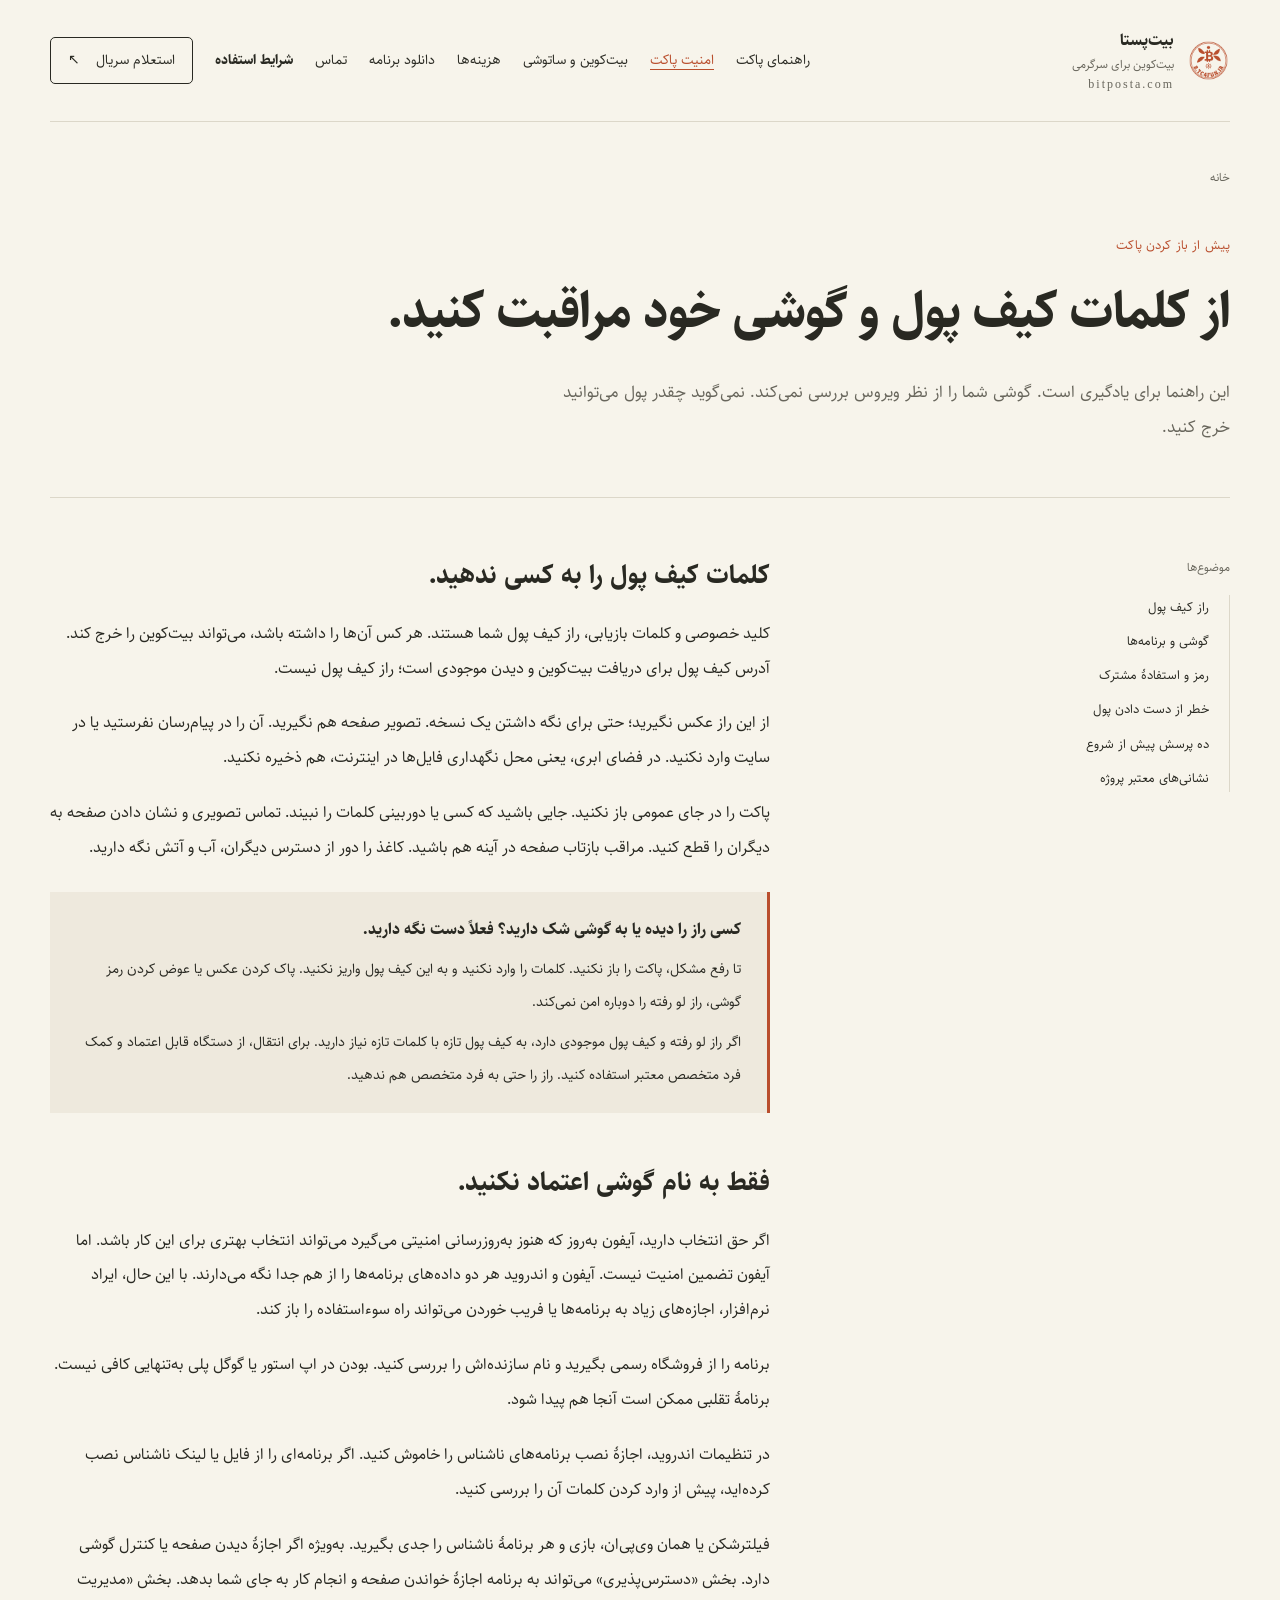
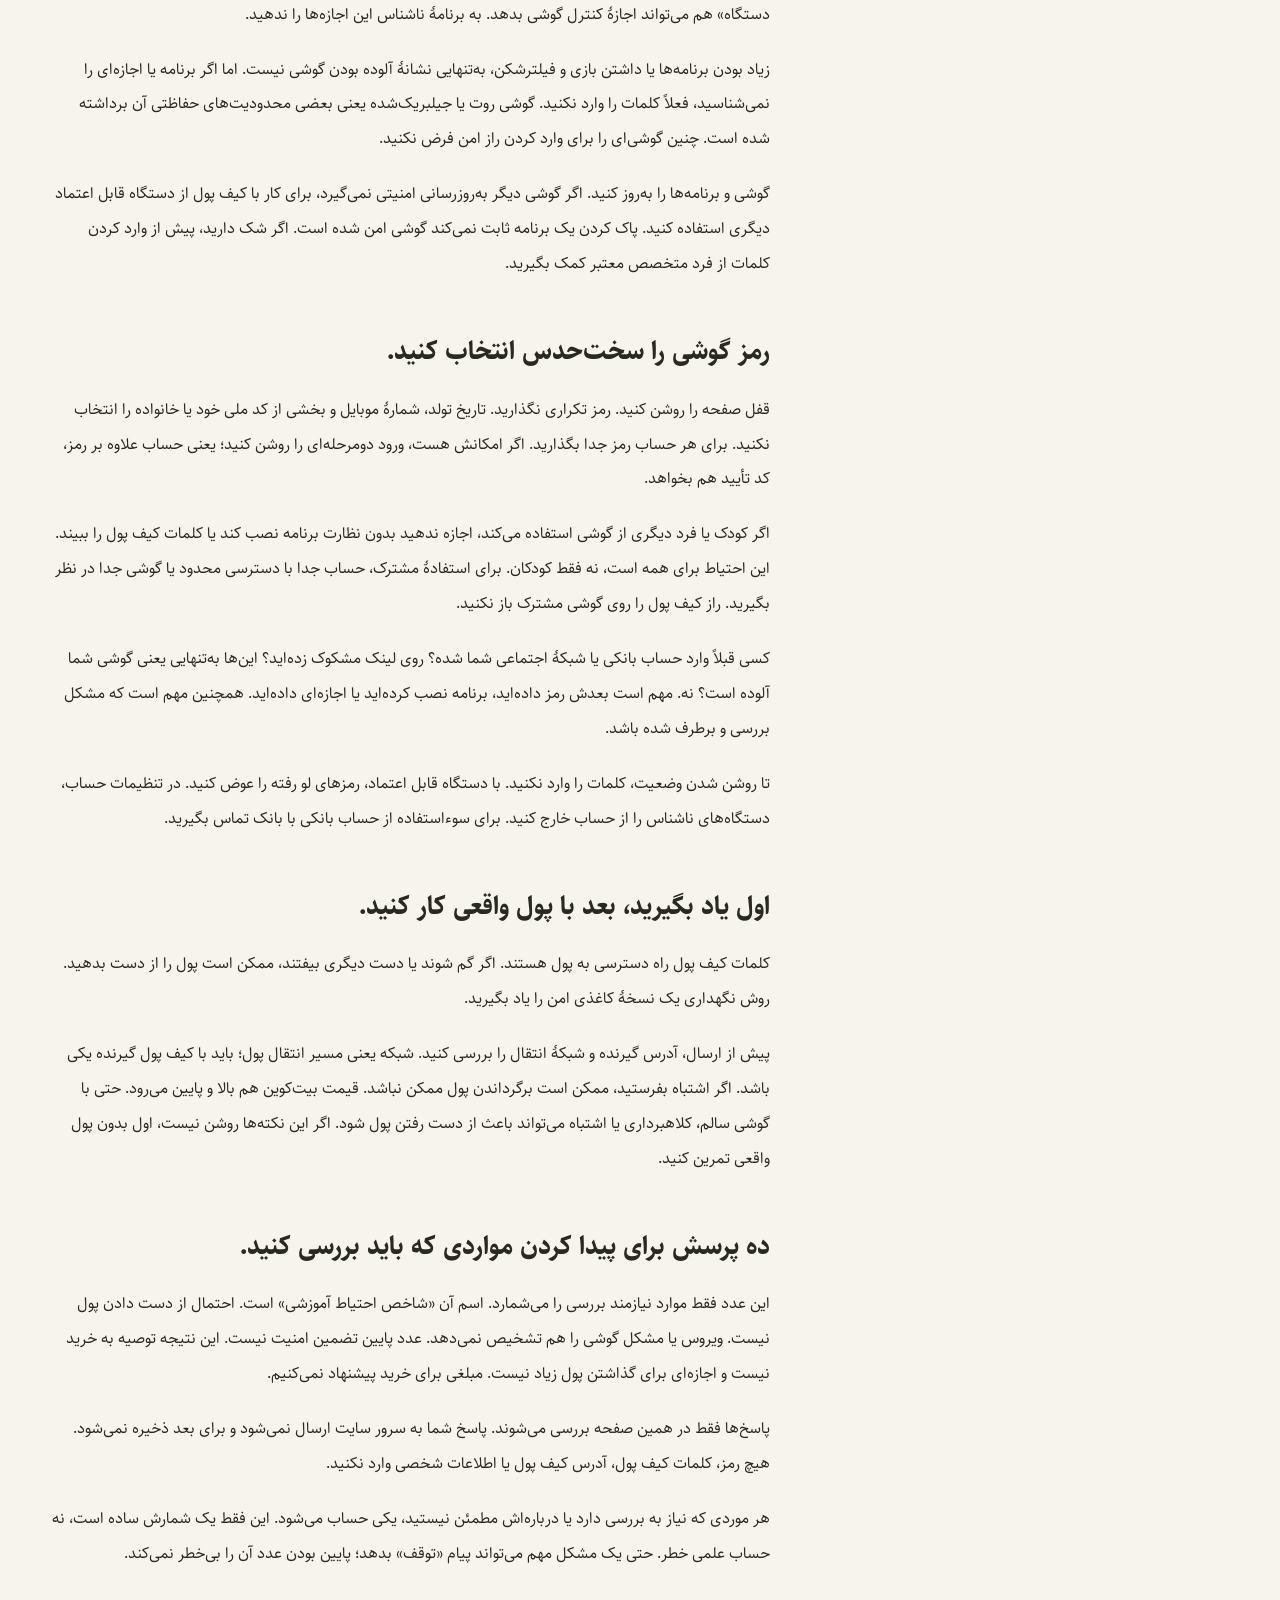
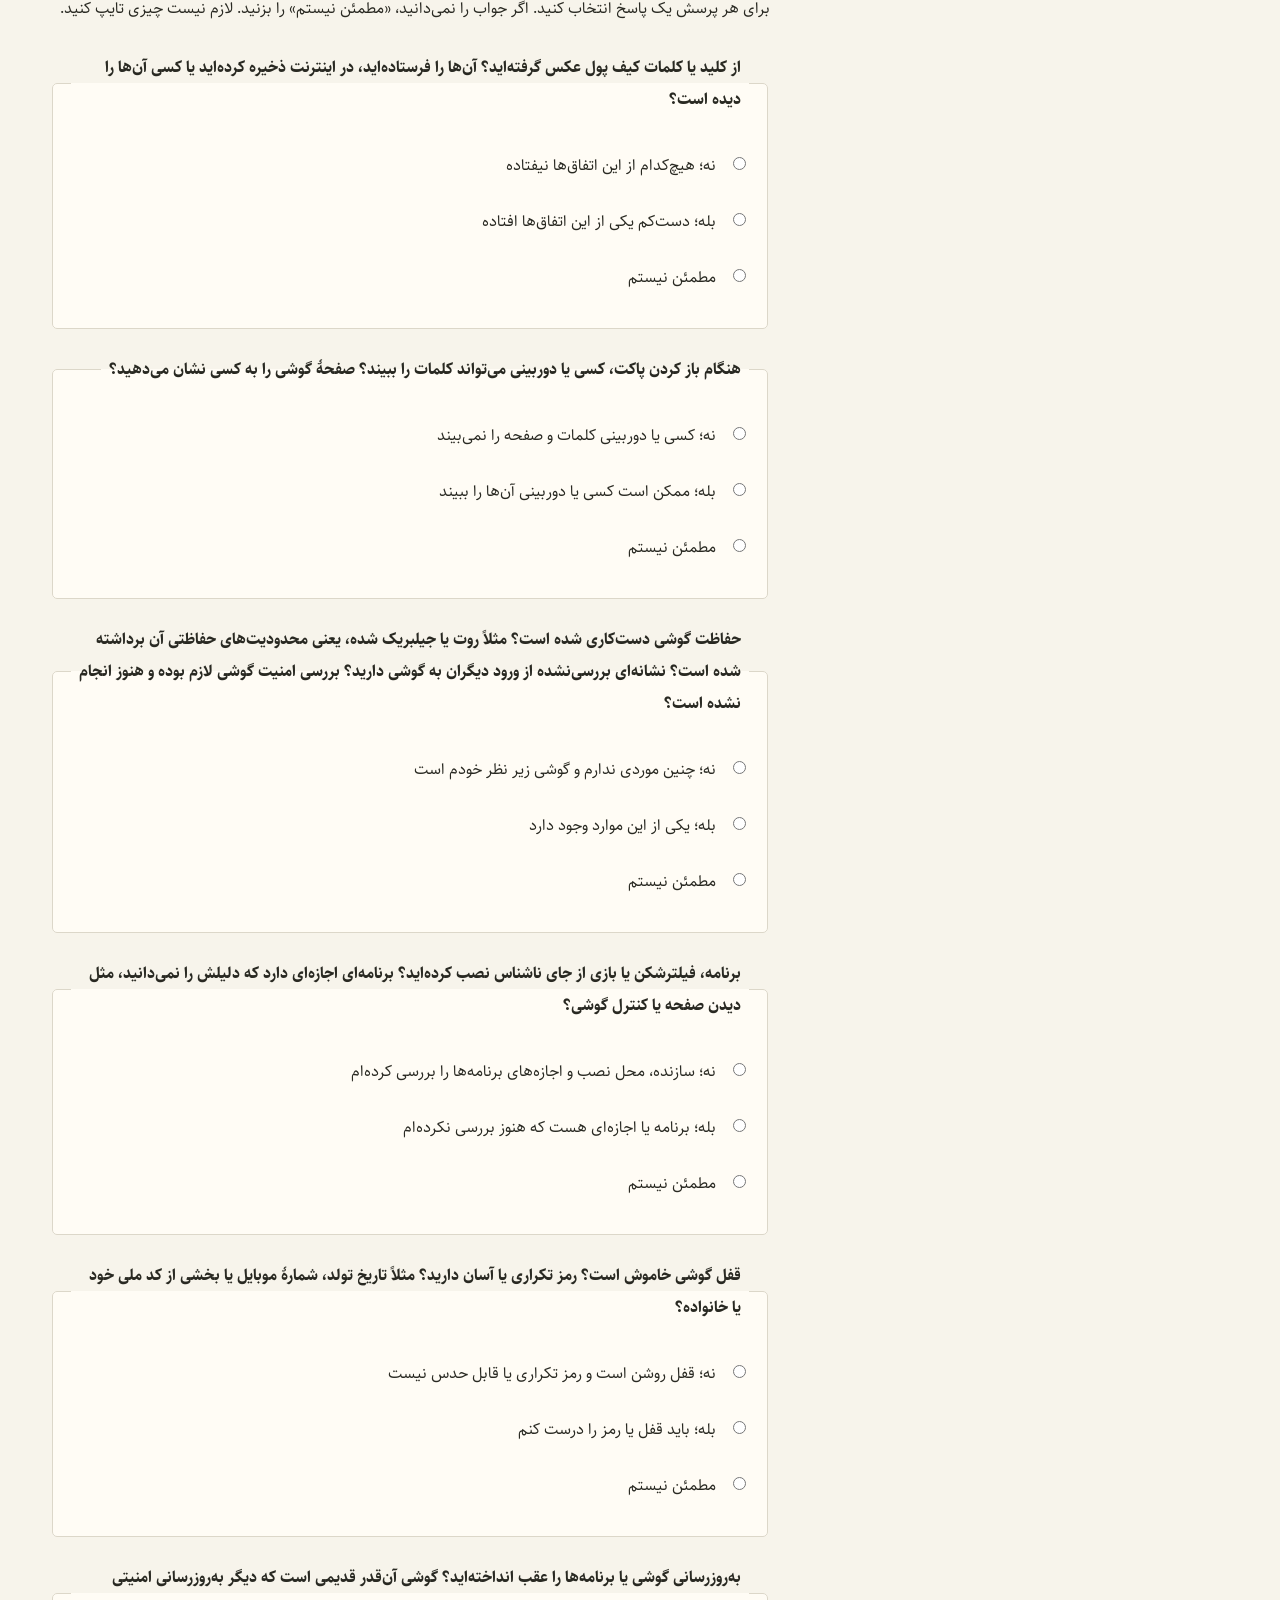
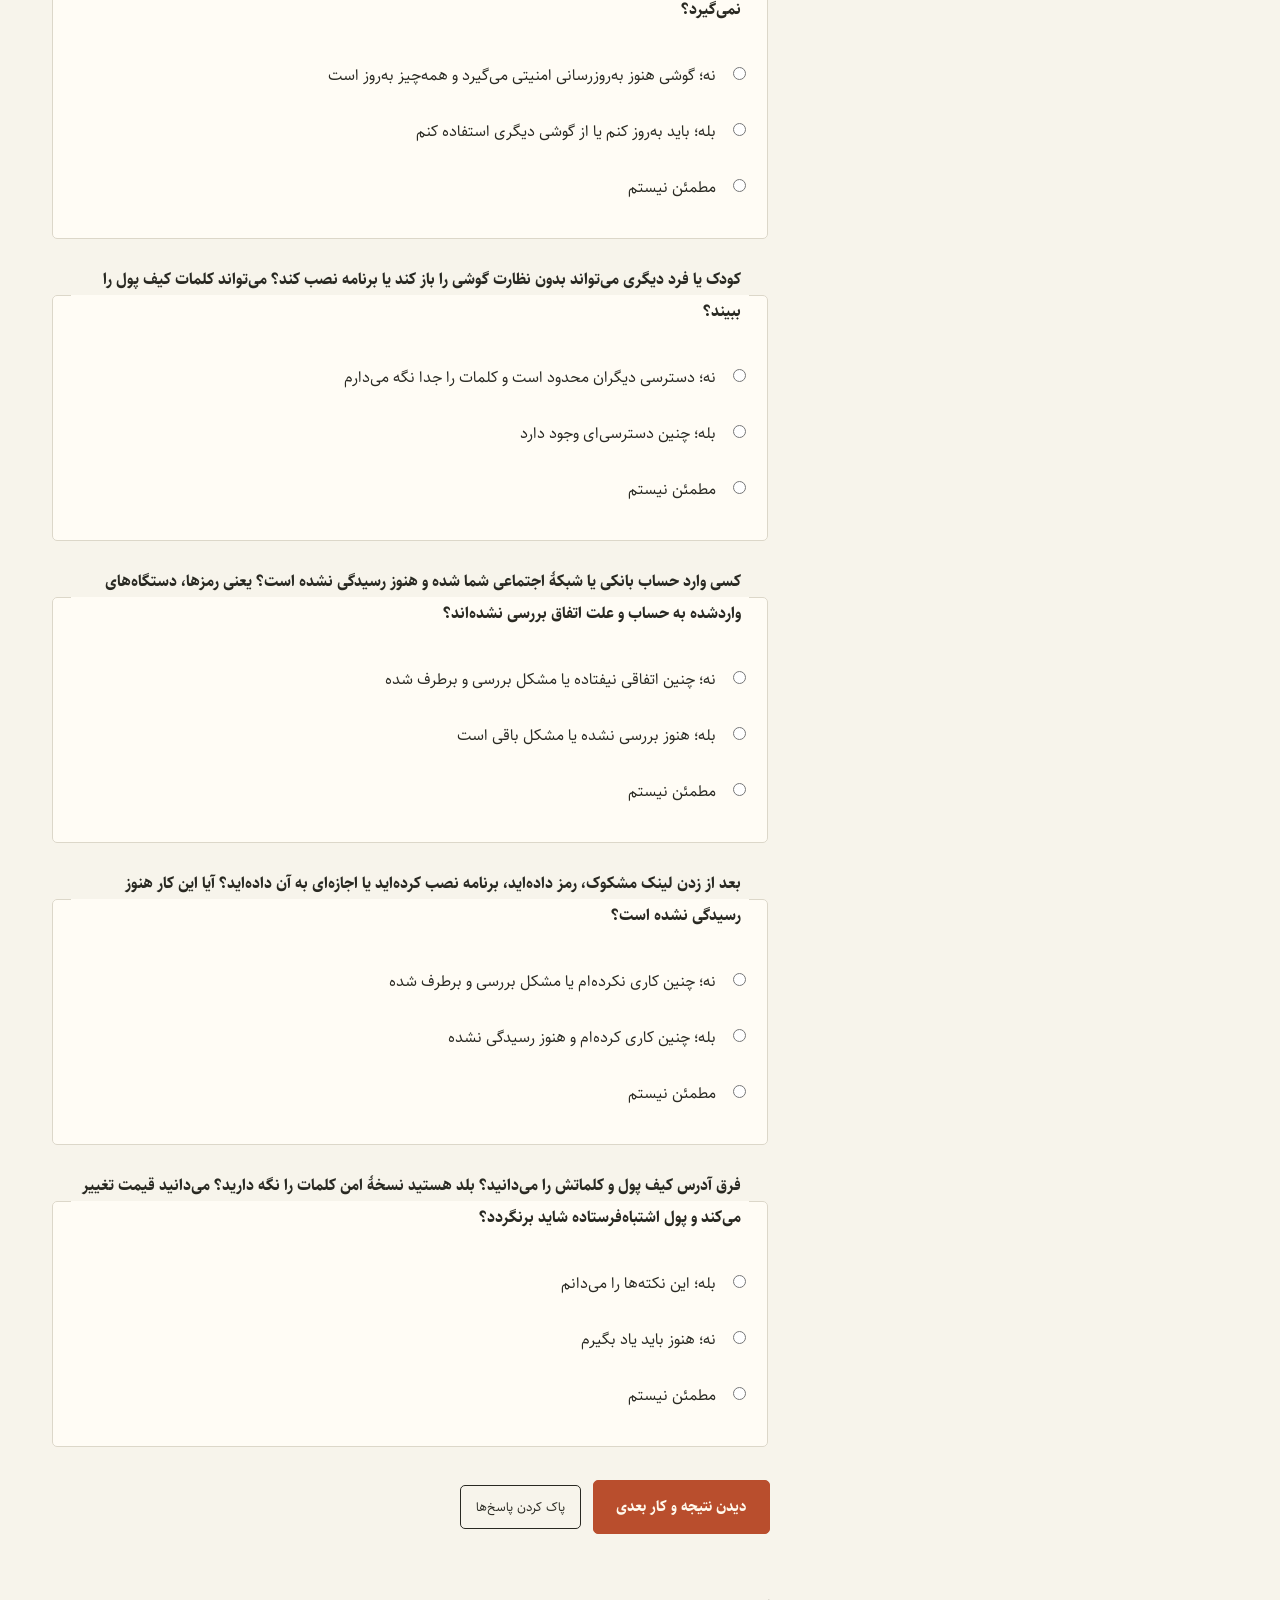
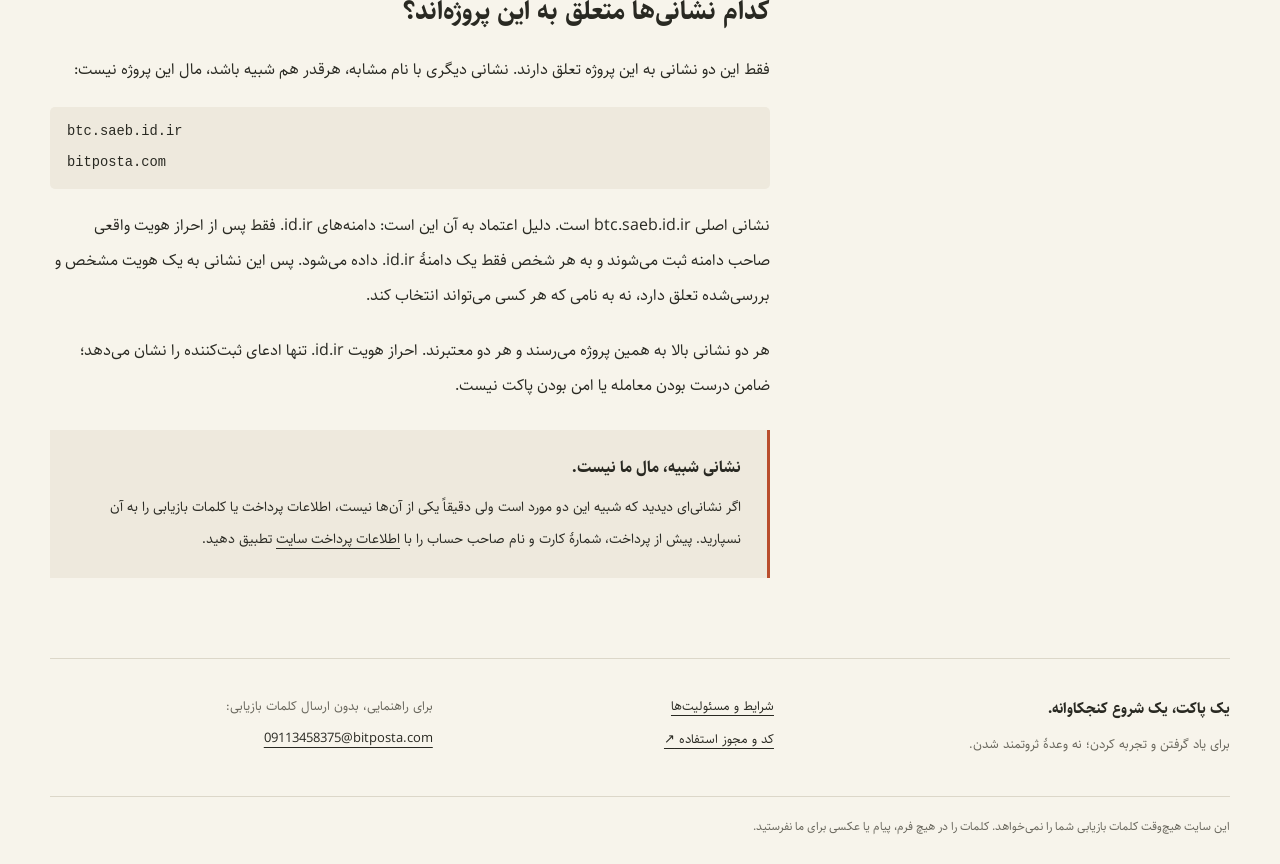
<file: security/index.html>
<!doctype html>
<html lang="fa" dir="rtl">
<head>
  <meta charset="utf-8">
  <meta name="viewport" content="width=device-width, initial-scale=1">
  <meta name="description" content="مراقبت از کیف پول کاغذی: چطور کلمات بازیابی بیت‌کوین کاغذی لو نرود، کدام نشانی‌ها معتبرند و اگر راز لو رفت چه کنیم.">
  <meta name="color-scheme" content="light">
  <title>امنیت کیف پول کاغذی و کلمات بازیابی | بیت‌کوین برای سرگرمی</title>
  <link rel="canonical" href="https://bitposta.com/security">
  <meta property="og:type" content="website">
  <meta property="og:site_name" content="بیت‌پستا">
  <meta property="og:locale" content="fa_IR">
  <meta property="og:title" content="کیف پول کاغذی بیت‌کوین | بیت‌پستا">
  <meta property="og:description" content="کیف پول کاغذی بیت‌کوین (پیپروالت): پاکت کاغذی با آدرس عمومی، سریال و کلمات بازیابی؛ راهنمای ساده برای خرید و نگهداری بیت‌کوین کاغذی.">
  <meta property="og:url" content="https://bitposta.com/security">
  <meta name="twitter:card" content="summary">
  <link rel="icon" type="image/png" href="/static/favicon.png">
  <link rel="stylesheet" href="/static/site.css">
  <script src="/static/site.js" defer></script>
  <script type="application/ld+json">[{"@context": "https://schema.org", "@type": "WebSite", "alternateName": "bitposta", "description": "\u06a9\u06cc\u0641 \u067e\u0648\u0644 \u06a9\u0627\u063a\u0630\u06cc \u0628\u06cc\u062a\u200c\u06a9\u0648\u06cc\u0646 (\u067e\u06cc\u067e\u0631\u0648\u0627\u0644\u062a) \u0648 \u0631\u0627\u0647\u0646\u0645\u0627\u06cc \u0641\u0627\u0631\u0633\u06cc \u062e\u0631\u06cc\u062f \u0628\u06cc\u062a\u200c\u06a9\u0648\u06cc\u0646 \u06a9\u0627\u063a\u0630\u06cc.", "inLanguage": "fa-IR", "name": "\u0628\u06cc\u062a\u200c\u067e\u0633\u062a\u0627", "url": "https://bitposta.com/"}, {"@context": "https://schema.org", "@type": "Product", "additionalType": "https://schema.org/FinancialProduct", "alternateName": ["\u0628\u06cc\u062a\u200c\u06a9\u0648\u06cc\u0646 \u06a9\u0627\u063a\u0630\u06cc", "\u067e\u06cc\u067e\u0631\u0648\u0627\u0644\u062a", "paper wallet"], "brand": {"@type": "Brand", "name": "\u0628\u06cc\u062a\u200c\u067e\u0633\u062a\u0627"}, "description": "\u067e\u0627\u06a9\u062a \u06a9\u0627\u063a\u0630\u06cc \u0628\u0627 \u067e\u0627\u06a9\u062a \u0628\u06cc\u0631\u0648\u0646\u06cc \u0622\u062f\u0631\u0633 \u0639\u0645\u0648\u0645\u06cc\u060c \u0633\u0631\u06cc\u0627\u0644 \u0648 \u06a9\u062f \u062a\u0635\u0648\u06cc\u0631\u06cc \u0648 \u06a9\u0627\u0631\u062a \u062f\u0631\u0648\u0646\u06cc \u06a9\u0644\u0645\u0627\u062a \u0628\u0627\u0632\u06cc\u0627\u0628\u06cc\u061b \u0645\u0628\u0644\u063a \u0627\u0648\u0644\u06cc\u0647 \u0627\u0632 \u067e\u06cc\u0634 \u0648\u0627\u0631\u06cc\u0632\u0634\u062f\u0647.", "name": "\u06a9\u06cc\u0641 \u067e\u0648\u0644 \u06a9\u0627\u063a\u0630\u06cc \u0628\u06cc\u062a\u200c\u06a9\u0648\u06cc\u0646 (\u067e\u06cc\u067e\u0631\u0648\u0627\u0644\u062a)", "url": "https://bitposta.com/"}]</script>
  <script src="/static/security.js" defer></script>
<meta name="robots" content="noindex,follow">
</head>
<body>
  <a class="skip-link" href="#main-content">رفتن به محتوای اصلی</a>
  <header class="site-header shell">
    <a class="brand" href="/" aria-label="بیت‌پستا، بیت‌کوین برای سرگرمی، صفحهٔ نخست">
      <img class="brand-mark" src="/static/logo.png" width="43" height="43" alt="" aria-hidden="true">
      <span>بیت‌پستا<span class="brand-tagline">بیت‌کوین برای سرگرمی</span><span class="brand-subtitle" lang="en" dir="ltr">bitposta.com</span></span>
    </a>
    <nav aria-label="راهنمای سایت">
      <a href="/guide">راهنمای پاکت</a>
      <a href="/security" aria-current="page">امنیت پاکت</a>
      <a href="/guide#satoshi">بیت‌کوین و ساتوشی</a>
      <a href="https://bitposta.com/costs">هزینه‌ها</a>
      <a href="/download">دانلود برنامه</a>
      <a href="https://bitposta.com/contact">تماس</a>
      <a class="nav-terms" href="/terms">شرایط استفاده</a>
      <a class="nav-lookup" href="https://bitposta.com/lookup">استعلام سریال <span aria-hidden="true">↖</span></a>
    </nav>
  </header>
  <main id="main-content" tabindex="-1">
<header class="page-heading shell">
  <a class="breadcrumb" href="/">خانه</a>
  <p class="eyebrow">پیش از باز کردن پاکت</p>
  <h1>از کلمات کیف پول و گوشی خود مراقبت کنید.</h1>
  <p class="page-deck">این راهنما برای یادگیری است. گوشی شما را از نظر ویروس بررسی نمی‌کند. نمی‌گوید چقدر پول می‌توانید خرج کنید.</p>
</header>
<div class="reading-layout shell">
  <aside class="contents">
    <span class="contents-label">موضوع‌ها</span>
    <nav aria-label="فهرست راهنمای مراقبت از کیف پول">
      <a href="#secrets">راز کیف پول</a>
      <a href="#device">گوشی و برنامه‌ها</a>
      <a href="#accounts">رمز و استفادهٔ مشترک</a>
      <a href="#understanding">خطر از دست دادن پول</a>
      <a href="#self-check">ده پرسش پیش از شروع</a>
      <a href="#domains">نشانی‌های معتبر پروژه</a>
    </nav>
  </aside>
  <article class="prose">
    <section id="secrets">
      <h2>کلمات کیف پول را به کسی ندهید.</h2>
      <p>کلید خصوصی و کلمات بازیابی، راز کیف پول شما هستند. هر کس آن‌ها را داشته باشد، می‌تواند بیت‌کوین را خرج کند. آدرس کیف پول برای دریافت بیت‌کوین و دیدن موجودی است؛ راز کیف پول نیست.</p>
      <p>از این راز عکس نگیرید؛ حتی برای نگه داشتن یک نسخه. تصویر صفحه هم نگیرید. آن را در پیام‌رسان نفرستید یا در سایت وارد نکنید. در فضای ابری، یعنی محل نگهداری فایل‌ها در اینترنت، هم ذخیره نکنید.</p>
      <p>پاکت را در جای عمومی باز نکنید. جایی باشید که کسی یا دوربینی کلمات را نبیند. تماس تصویری و نشان دادن صفحه به دیگران را قطع کنید. مراقب بازتاب صفحه در آینه هم باشید. کاغذ را دور از دسترس دیگران، آب و آتش نگه دارید.</p>
      <div class="callout">
        <strong>کسی راز را دیده یا به گوشی شک دارید؟ فعلاً دست نگه دارید.</strong>
        <p>تا رفع مشکل، پاکت را باز نکنید. کلمات را وارد نکنید و به این کیف پول واریز نکنید. پاک کردن عکس یا عوض کردن رمز گوشی، راز لو رفته را دوباره امن نمی‌کند.</p>
        <p>اگر راز لو رفته و کیف پول موجودی دارد، به کیف پول تازه با کلمات تازه نیاز دارید. برای انتقال، از دستگاه قابل اعتماد و کمک فرد متخصص معتبر استفاده کنید. راز را حتی به فرد متخصص هم ندهید.</p>
      </div>
    </section>
    <section id="device">
      <h2>فقط به نام گوشی اعتماد نکنید.</h2>
      <p>اگر حق انتخاب دارید، آیفون به‌روز که هنوز به‌روزرسانی امنیتی می‌گیرد می‌تواند انتخاب بهتری برای این کار باشد. اما آیفون تضمین امنیت نیست. آیفون و اندروید هر دو داده‌های برنامه‌ها را از هم جدا نگه می‌دارند. با این حال، ایراد نرم‌افزار، اجازه‌های زیاد به برنامه‌ها یا فریب خوردن می‌تواند راه سوءاستفاده را باز کند.</p>
      <p>برنامه را از فروشگاه رسمی بگیرید و نام سازنده‌اش را بررسی کنید. بودن در اپ استور یا گوگل پلی به‌تنهایی کافی نیست. برنامهٔ تقلبی ممکن است آنجا هم پیدا شود.</p>
      <p>در تنظیمات اندروید، اجازهٔ نصب برنامه‌های ناشناس را خاموش کنید. اگر برنامه‌ای را از فایل یا لینک ناشناس نصب کرده‌اید، پیش از وارد کردن کلمات آن را بررسی کنید.</p>
      <p>فیلترشکن یا همان وی‌پی‌ان، بازی و هر برنامهٔ ناشناس را جدی بگیرید. به‌ویژه اگر اجازهٔ دیدن صفحه یا کنترل گوشی دارد. بخش «دسترس‌پذیری» می‌تواند به برنامه اجازهٔ خواندن صفحه و انجام کار به جای شما بدهد. بخش «مدیریت دستگاه» هم می‌تواند اجازهٔ کنترل گوشی بدهد. به برنامهٔ ناشناس این اجازه‌ها را ندهید.</p>
      <p>زیاد بودن برنامه‌ها یا داشتن بازی و فیلترشکن، به‌تنهایی نشانهٔ آلوده بودن گوشی نیست. اما اگر برنامه یا اجازه‌ای را نمی‌شناسید، فعلاً کلمات را وارد نکنید. گوشی روت یا جیلبریک‌شده یعنی بعضی محدودیت‌های حفاظتی آن برداشته شده است. چنین گوشی‌ای را برای وارد کردن راز امن فرض نکنید.</p>
      <p>گوشی و برنامه‌ها را به‌روز کنید. اگر گوشی دیگر به‌روزرسانی امنیتی نمی‌گیرد، برای کار با کیف پول از دستگاه قابل اعتماد دیگری استفاده کنید. پاک کردن یک برنامه ثابت نمی‌کند گوشی امن شده است. اگر شک دارید، پیش از وارد کردن کلمات از فرد متخصص معتبر کمک بگیرید.</p>
    </section>
    <section id="accounts">
      <h2>رمز گوشی را سخت‌حدس انتخاب کنید.</h2>
      <p>قفل صفحه را روشن کنید. رمز تکراری نگذارید. تاریخ تولد، شمارهٔ موبایل و بخشی از کد ملی خود یا خانواده را انتخاب نکنید. برای هر حساب رمز جدا بگذارید. اگر امکانش هست، ورود دومرحله‌ای را روشن کنید؛ یعنی حساب علاوه بر رمز، کد تأیید هم بخواهد.</p>
      <p>اگر کودک یا فرد دیگری از گوشی استفاده می‌کند، اجازه ندهید بدون نظارت برنامه نصب کند یا کلمات کیف پول را ببیند. این احتیاط برای همه است، نه فقط کودکان. برای استفادهٔ مشترک، حساب جدا با دسترسی محدود یا گوشی جدا در نظر بگیرید. راز کیف پول را روی گوشی مشترک باز نکنید.</p>
      <p>کسی قبلاً وارد حساب بانکی یا شبکهٔ اجتماعی شما شده؟ روی لینک مشکوک زده‌اید؟ این‌ها به‌تنهایی یعنی گوشی شما آلوده است؟ نه. مهم است بعدش رمز داده‌اید، برنامه نصب کرده‌اید یا اجازه‌ای داده‌اید. همچنین مهم است که مشکل بررسی و برطرف شده باشد.</p>
      <p>تا روشن شدن وضعیت، کلمات را وارد نکنید. با دستگاه قابل اعتماد، رمزهای لو رفته را عوض کنید. در تنظیمات حساب، دستگاه‌های ناشناس را از حساب خارج کنید. برای سوءاستفاده از حساب بانکی با بانک تماس بگیرید.</p>
    </section>
    <section id="understanding">
      <h2>اول یاد بگیرید، بعد با پول واقعی کار کنید.</h2>
      <p>کلمات کیف پول راه دسترسی به پول هستند. اگر گم شوند یا دست دیگری بیفتند، ممکن است پول را از دست بدهید. روش نگهداری یک نسخهٔ کاغذی امن را یاد بگیرید.</p>
      <p>پیش از ارسال، آدرس گیرنده و شبکهٔ انتقال را بررسی کنید. شبکه یعنی مسیر انتقال پول؛ باید با کیف پول گیرنده یکی باشد. اگر اشتباه بفرستید، ممکن است برگرداندن پول ممکن نباشد. قیمت بیت‌کوین هم بالا و پایین می‌رود. حتی با گوشی سالم، کلاهبرداری یا اشتباه می‌تواند باعث از دست رفتن پول شود. اگر این نکته‌ها روشن نیست، اول بدون پول واقعی تمرین کنید.</p>
    </section>
    <section id="self-check">
      <h2>ده پرسش برای پیدا کردن مواردی که باید بررسی کنید.</h2>
      <p id="security-limits">این عدد فقط موارد نیازمند بررسی را می‌شمارد. اسم آن «شاخص احتیاط آموزشی» است. احتمال از دست دادن پول نیست. ویروس یا مشکل گوشی را هم تشخیص نمی‌دهد. عدد پایین تضمین امنیت نیست. این نتیجه توصیه به خرید نیست و اجازه‌ای برای گذاشتن پول زیاد نیست. مبلغی برای خرید پیشنهاد نمی‌کنیم.</p>
      <p id="security-privacy">پاسخ‌ها فقط در همین صفحه بررسی می‌شوند. پاسخ شما به سرور سایت ارسال نمی‌شود و برای بعد ذخیره نمی‌شود. هیچ رمز، کلمات کیف پول، آدرس کیف پول یا اطلاعات شخصی وارد نکنید.</p>
      <noscript><p class="callout">پاسخ دادن به پرسش‌ها در این مرورگر فعال نیست. می‌توانید راهنمای بالا را بخوانید. اگر راز لو رفته یا به گوشی شک دارید، تا رفع مشکل پاکت را باز نکنید. کلمات را وارد نکنید و به این کیف پول واریز نکنید.</p></noscript>
      <div id="security-questionnaire" class="security-questionnaire" aria-describedby="security-limits security-privacy" hidden>
        <p>هر موردی که نیاز به بررسی دارد یا درباره‌اش مطمئن نیستید، یکی حساب می‌شود. این فقط یک شمارش ساده است، نه حساب علمی خطر. حتی یک مشکل مهم می‌تواند پیام «توقف» بدهد؛ پایین بودن عدد آن را بی‌خطر نمی‌کند.</p>
        <p>برای هر پرسش یک پاسخ انتخاب کنید. اگر جواب را نمی‌دانید، «مطمئن نیستم» را بزنید. لازم نیست چیزی تایپ کنید.</p>
        
        
        <fieldset id="security-secrets" aria-describedby="security-status">
          <legend id="legend-secrets">از کلید یا کلمات کیف پول عکس گرفته‌اید؟ آن‌ها را فرستاده‌اید، در اینترنت ذخیره کرده‌اید یا کسی آن‌ها را دیده است؟</legend>
          
          <div class="security-option">
            <input type="radio" id="security-secrets-safe" name="secrets" value="safe" autocomplete="off">
            <label for="security-secrets-safe">نه؛ هیچ‌کدام از این اتفاق‌ها نیفتاده</label>
          </div>
          
          <div class="security-option">
            <input type="radio" id="security-secrets-risk" name="secrets" value="risk" autocomplete="off">
            <label for="security-secrets-risk">بله؛ دست‌کم یکی از این اتفاق‌ها افتاده</label>
          </div>
          
          <div class="security-option">
            <input type="radio" id="security-secrets-unknown" name="secrets" value="unknown" autocomplete="off">
            <label for="security-secrets-unknown">مطمئن نیستم</label>
          </div>
          
        </fieldset>
        
        <fieldset id="security-public" aria-describedby="security-status">
          <legend id="legend-public">هنگام باز کردن پاکت، کسی یا دوربینی می‌تواند کلمات را ببیند؟ صفحهٔ گوشی را به کسی نشان می‌دهید؟</legend>
          
          <div class="security-option">
            <input type="radio" id="security-public-safe" name="public" value="safe" autocomplete="off">
            <label for="security-public-safe">نه؛ کسی یا دوربینی کلمات و صفحه را نمی‌بیند</label>
          </div>
          
          <div class="security-option">
            <input type="radio" id="security-public-risk" name="public" value="risk" autocomplete="off">
            <label for="security-public-risk">بله؛ ممکن است کسی یا دوربینی آن‌ها را ببیند</label>
          </div>
          
          <div class="security-option">
            <input type="radio" id="security-public-unknown" name="public" value="unknown" autocomplete="off">
            <label for="security-public-unknown">مطمئن نیستم</label>
          </div>
          
        </fieldset>
        
        <fieldset id="security-device" aria-describedby="security-status">
          <legend id="legend-device">حفاظت گوشی دست‌کاری شده است؟ مثلاً روت یا جیلبریک شده، یعنی محدودیت‌های حفاظتی آن برداشته شده است؟ نشانه‌ای بررسی‌نشده از ورود دیگران به گوشی دارید؟ بررسی امنیت گوشی لازم بوده و هنوز انجام نشده است؟</legend>
          
          <div class="security-option">
            <input type="radio" id="security-device-safe" name="device" value="safe" autocomplete="off">
            <label for="security-device-safe">نه؛ چنین موردی ندارم و گوشی زیر نظر خودم است</label>
          </div>
          
          <div class="security-option">
            <input type="radio" id="security-device-risk" name="device" value="risk" autocomplete="off">
            <label for="security-device-risk">بله؛ یکی از این موارد وجود دارد</label>
          </div>
          
          <div class="security-option">
            <input type="radio" id="security-device-unknown" name="device" value="unknown" autocomplete="off">
            <label for="security-device-unknown">مطمئن نیستم</label>
          </div>
          
        </fieldset>
        
        <fieldset id="security-apps" aria-describedby="security-status">
          <legend id="legend-apps">برنامه، فیلترشکن یا بازی از جای ناشناس نصب کرده‌اید؟ برنامه‌ای اجازه‌ای دارد که دلیلش را نمی‌دانید، مثل دیدن صفحه یا کنترل گوشی؟</legend>
          
          <div class="security-option">
            <input type="radio" id="security-apps-safe" name="apps" value="safe" autocomplete="off">
            <label for="security-apps-safe">نه؛ سازنده، محل نصب و اجازه‌های برنامه‌ها را بررسی کرده‌ام</label>
          </div>
          
          <div class="security-option">
            <input type="radio" id="security-apps-risk" name="apps" value="risk" autocomplete="off">
            <label for="security-apps-risk">بله؛ برنامه یا اجازه‌ای هست که هنوز بررسی نکرده‌ام</label>
          </div>
          
          <div class="security-option">
            <input type="radio" id="security-apps-unknown" name="apps" value="unknown" autocomplete="off">
            <label for="security-apps-unknown">مطمئن نیستم</label>
          </div>
          
        </fieldset>
        
        <fieldset id="security-password" aria-describedby="security-status">
          <legend id="legend-password">قفل گوشی خاموش است؟ رمز تکراری یا آسان دارید؟ مثلاً تاریخ تولد، شمارهٔ موبایل یا بخشی از کد ملی خود یا خانواده؟</legend>
          
          <div class="security-option">
            <input type="radio" id="security-password-safe" name="password" value="safe" autocomplete="off">
            <label for="security-password-safe">نه؛ قفل روشن است و رمز تکراری یا قابل حدس نیست</label>
          </div>
          
          <div class="security-option">
            <input type="radio" id="security-password-risk" name="password" value="risk" autocomplete="off">
            <label for="security-password-risk">بله؛ باید قفل یا رمز را درست کنم</label>
          </div>
          
          <div class="security-option">
            <input type="radio" id="security-password-unknown" name="password" value="unknown" autocomplete="off">
            <label for="security-password-unknown">مطمئن نیستم</label>
          </div>
          
        </fieldset>
        
        <fieldset id="security-updates" aria-describedby="security-status">
          <legend id="legend-updates">به‌روزرسانی گوشی یا برنامه‌ها را عقب انداخته‌اید؟ گوشی آن‌قدر قدیمی است که دیگر به‌روزرسانی امنیتی نمی‌گیرد؟</legend>
          
          <div class="security-option">
            <input type="radio" id="security-updates-safe" name="updates" value="safe" autocomplete="off">
            <label for="security-updates-safe">نه؛ گوشی هنوز به‌روزرسانی امنیتی می‌گیرد و همه‌چیز به‌روز است</label>
          </div>
          
          <div class="security-option">
            <input type="radio" id="security-updates-risk" name="updates" value="risk" autocomplete="off">
            <label for="security-updates-risk">بله؛ باید به‌روز کنم یا از گوشی دیگری استفاده کنم</label>
          </div>
          
          <div class="security-option">
            <input type="radio" id="security-updates-unknown" name="updates" value="unknown" autocomplete="off">
            <label for="security-updates-unknown">مطمئن نیستم</label>
          </div>
          
        </fieldset>
        
        <fieldset id="security-shared" aria-describedby="security-status">
          <legend id="legend-shared">کودک یا فرد دیگری می‌تواند بدون نظارت گوشی را باز کند یا برنامه نصب کند؟ می‌تواند کلمات کیف پول را ببیند؟</legend>
          
          <div class="security-option">
            <input type="radio" id="security-shared-safe" name="shared" value="safe" autocomplete="off">
            <label for="security-shared-safe">نه؛ دسترسی دیگران محدود است و کلمات را جدا نگه می‌دارم</label>
          </div>
          
          <div class="security-option">
            <input type="radio" id="security-shared-risk" name="shared" value="risk" autocomplete="off">
            <label for="security-shared-risk">بله؛ چنین دسترسی‌ای وجود دارد</label>
          </div>
          
          <div class="security-option">
            <input type="radio" id="security-shared-unknown" name="shared" value="unknown" autocomplete="off">
            <label for="security-shared-unknown">مطمئن نیستم</label>
          </div>
          
        </fieldset>
        
        <fieldset id="security-compromise" aria-describedby="security-status">
          <legend id="legend-compromise">کسی وارد حساب بانکی یا شبکهٔ اجتماعی شما شده و هنوز رسیدگی نشده است؟ یعنی رمزها، دستگاه‌های واردشده به حساب و علت اتفاق بررسی نشده‌اند؟</legend>
          
          <div class="security-option">
            <input type="radio" id="security-compromise-safe" name="compromise" value="safe" autocomplete="off">
            <label for="security-compromise-safe">نه؛ چنین اتفاقی نیفتاده یا مشکل بررسی و برطرف شده</label>
          </div>
          
          <div class="security-option">
            <input type="radio" id="security-compromise-risk" name="compromise" value="risk" autocomplete="off">
            <label for="security-compromise-risk">بله؛ هنوز بررسی نشده یا مشکل باقی است</label>
          </div>
          
          <div class="security-option">
            <input type="radio" id="security-compromise-unknown" name="compromise" value="unknown" autocomplete="off">
            <label for="security-compromise-unknown">مطمئن نیستم</label>
          </div>
          
        </fieldset>
        
        <fieldset id="security-links" aria-describedby="security-status">
          <legend id="legend-links">بعد از زدن لینک مشکوک، رمز داده‌اید، برنامه نصب کرده‌اید یا اجازه‌ای به آن داده‌اید؟ آیا این کار هنوز رسیدگی نشده است؟</legend>
          
          <div class="security-option">
            <input type="radio" id="security-links-safe" name="links" value="safe" autocomplete="off">
            <label for="security-links-safe">نه؛ چنین کاری نکرده‌ام یا مشکل بررسی و برطرف شده</label>
          </div>
          
          <div class="security-option">
            <input type="radio" id="security-links-risk" name="links" value="risk" autocomplete="off">
            <label for="security-links-risk">بله؛ چنین کاری کرده‌ام و هنوز رسیدگی نشده</label>
          </div>
          
          <div class="security-option">
            <input type="radio" id="security-links-unknown" name="links" value="unknown" autocomplete="off">
            <label for="security-links-unknown">مطمئن نیستم</label>
          </div>
          
        </fieldset>
        
        <fieldset id="security-knowledge" aria-describedby="security-status">
          <legend id="legend-knowledge">فرق آدرس کیف پول و کلماتش را می‌دانید؟ بلد هستید نسخهٔ امن کلمات را نگه دارید؟ می‌دانید قیمت تغییر می‌کند و پول اشتباه‌فرستاده شاید برنگردد؟</legend>
          
          <div class="security-option">
            <input type="radio" id="security-knowledge-safe" name="knowledge" value="safe" autocomplete="off">
            <label for="security-knowledge-safe">بله؛ این نکته‌ها را می‌دانم</label>
          </div>
          
          <div class="security-option">
            <input type="radio" id="security-knowledge-risk" name="knowledge" value="risk" autocomplete="off">
            <label for="security-knowledge-risk">نه؛ هنوز باید یاد بگیرم</label>
          </div>
          
          <div class="security-option">
            <input type="radio" id="security-knowledge-unknown" name="knowledge" value="unknown" autocomplete="off">
            <label for="security-knowledge-unknown">مطمئن نیستم</label>
          </div>
          
        </fieldset>
        
        <p id="security-status" role="status" aria-live="polite" aria-atomic="true"></p>
        <button id="security-check" class="button" type="button">دیدن نتیجه و کار بعدی</button>
        <button id="security-reset" class="secondary-button" type="button">پاک کردن پاسخ‌ها</button>
        <div id="security-result" class="callout" tabindex="-1" aria-labelledby="security-result-title" hidden>
          <h3 id="security-result-title">حالا چه کار کنم؟</h3>
          <p id="security-score"></p>
          <p id="security-advice"></p>
          <p>عدد پایین تضمین امنیت نیست. این عدد احتمال از دست دادن پول نیست. نتیجه توصیه به خرید نیست و اجازه‌ای برای گذاشتن پول زیاد نیست.</p>
        </div>
      </div>
    </section>
    <section id="domains">
      <h2>کدام نشانی‌ها متعلق به این پروژه‌اند؟</h2>
      <p>فقط این دو نشانی به این پروژه تعلق دارند. نشانی دیگری با نام مشابه، هرقدر هم شبیه باشد، مال این پروژه نیست:</p>
      <p class="technical-label" dir="ltr" lang="en">btc.saeb.id.ir<br>bitposta.com</p>
      <p>نشانی اصلی <span class="ltr-inline" dir="ltr" lang="en">btc.saeb.id.ir</span> است. دلیل اعتماد به آن این است: دامنه‌های <span class="ltr-inline" dir="ltr" lang="en">.id.ir</span> فقط پس از احراز هویت واقعی صاحب دامنه ثبت می‌شوند و به هر شخص فقط یک دامنهٔ <span class="ltr-inline" dir="ltr" lang="en">.id.ir</span> داده می‌شود. پس این نشانی به یک هویت مشخص و بررسی‌شده تعلق دارد، نه به نامی که هر کسی می‌تواند انتخاب کند.</p>
      <p>هر دو نشانی بالا به همین پروژه می‌رسند و هر دو معتبرند. احراز هویت <span class="ltr-inline" dir="ltr" lang="en">.id.ir</span> تنها ادعای ثبت‌کننده را نشان می‌دهد؛ ضامن درست بودن معامله یا امن بودن پاکت نیست.</p>
      <div class="callout"><strong>نشانی شبیه، مال ما نیست.</strong><p>اگر نشانی‌ای دیدید که شبیه این دو مورد است ولی دقیقاً یکی از آن‌ها نیست، اطلاعات پرداخت یا کلمات بازیابی را به آن نسپارید. پیش از پرداخت، شمارهٔ کارت و نام صاحب حساب را با <a href="https://bitposta.com/costs#payment-details">اطلاعات پرداخت سایت</a> تطبیق دهید.</p></div>
    </section>
  </article>
</div>
</main>
  <footer class="site-footer shell">
    <div class="footer-intro"><a class="footer-name" href="/">یک پاکت، یک شروع کنجکاوانه.</a><p>برای یاد گرفتن و تجربه کردن؛ نه وعدهٔ ثروتمند شدن.</p></div>
    <div class="footer-links"><a href="/terms">شرایط و مسئولیت‌ها</a><a href="https://github.com/bitposta/bitposta-site" target="_blank" rel="noopener noreferrer">کد و مجوز استفاده <span class="sr-only">؛ سایت خارجی، در زبانهٔ جدید</span><span aria-hidden="true">↗</span></a></div>
    <div class="footer-contact"><span>برای راهنمایی، بدون ارسال کلمات بازیابی:</span><a class="ltr-block" dir="ltr" href="mailto:09113458375@bitposta.com">09113458375@bitposta.com</a></div>
    <p class="footer-note">این سایت هیچ‌وقت کلمات بازیابی شما را نمی‌خواهد. کلمات را در هیچ فرم، پیام یا عکسی برای ما نفرستید.</p>
  </footer>
</body>
</html>
</file>
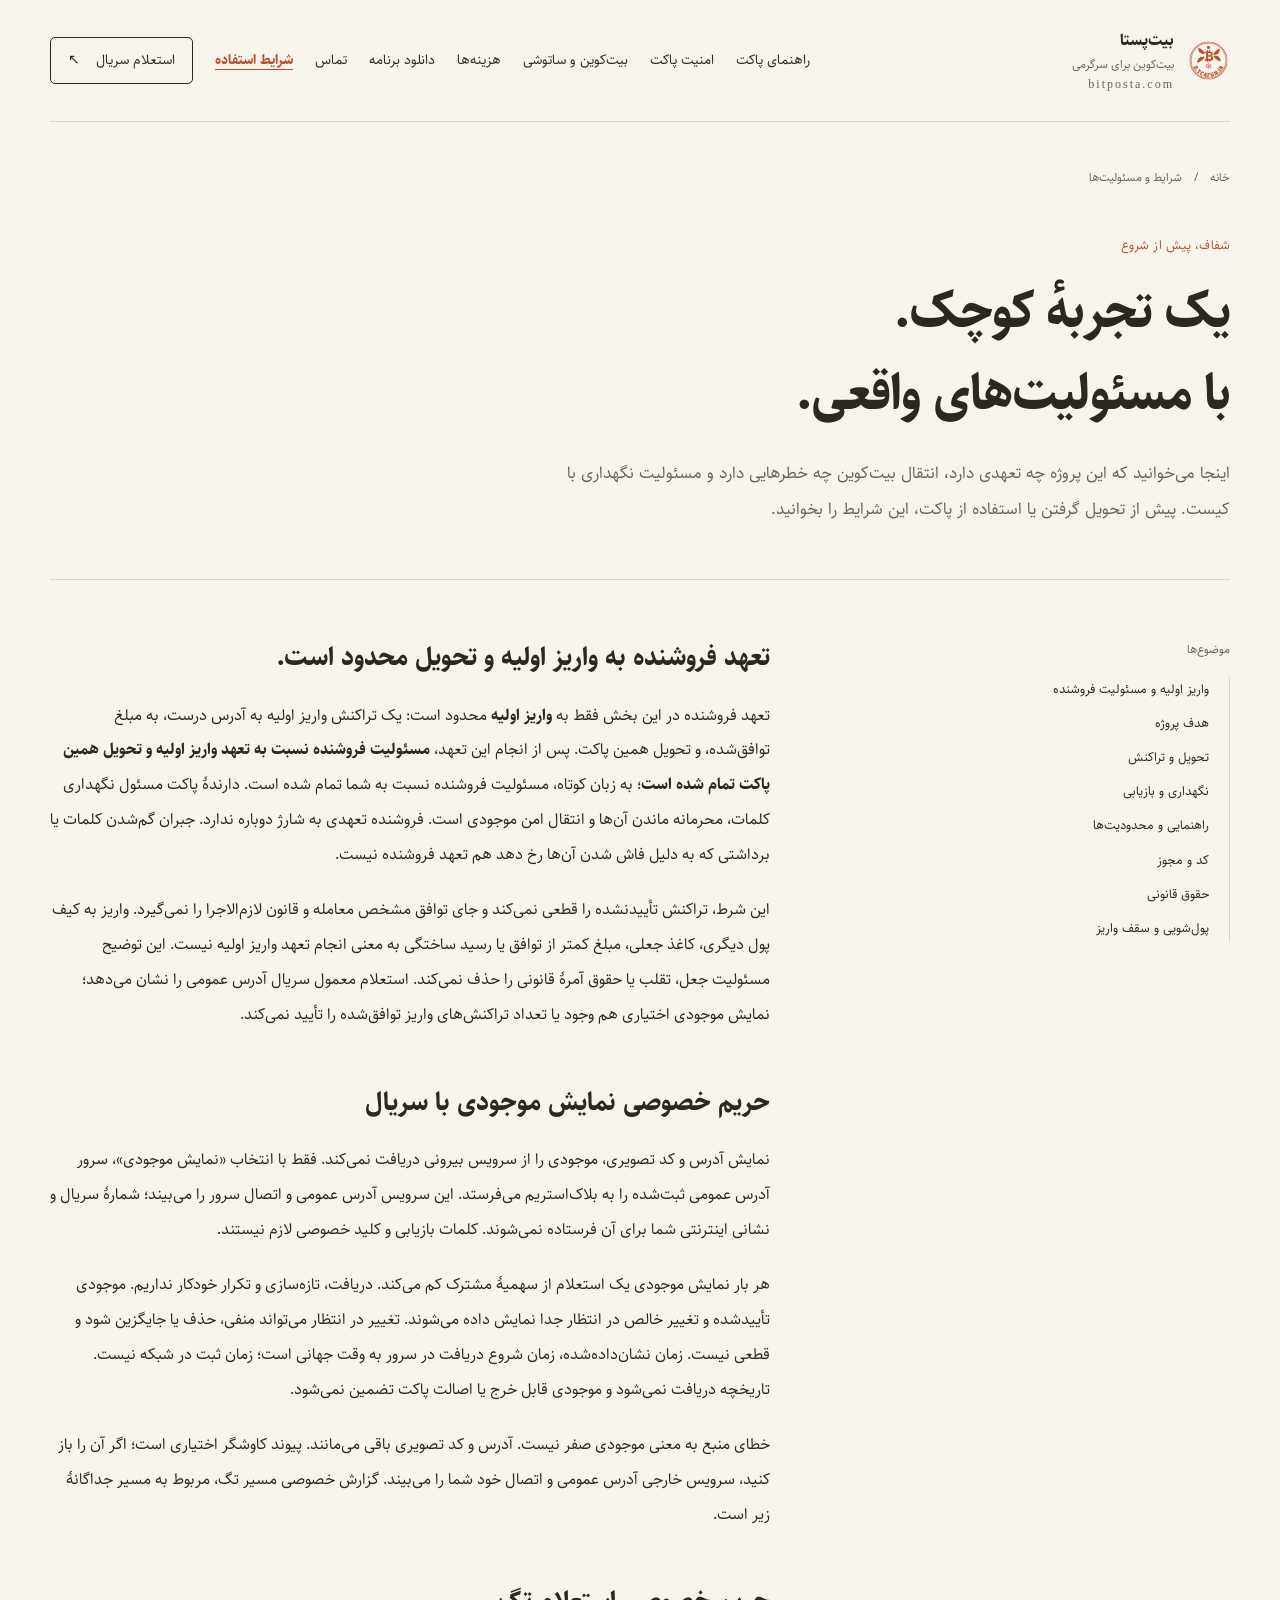
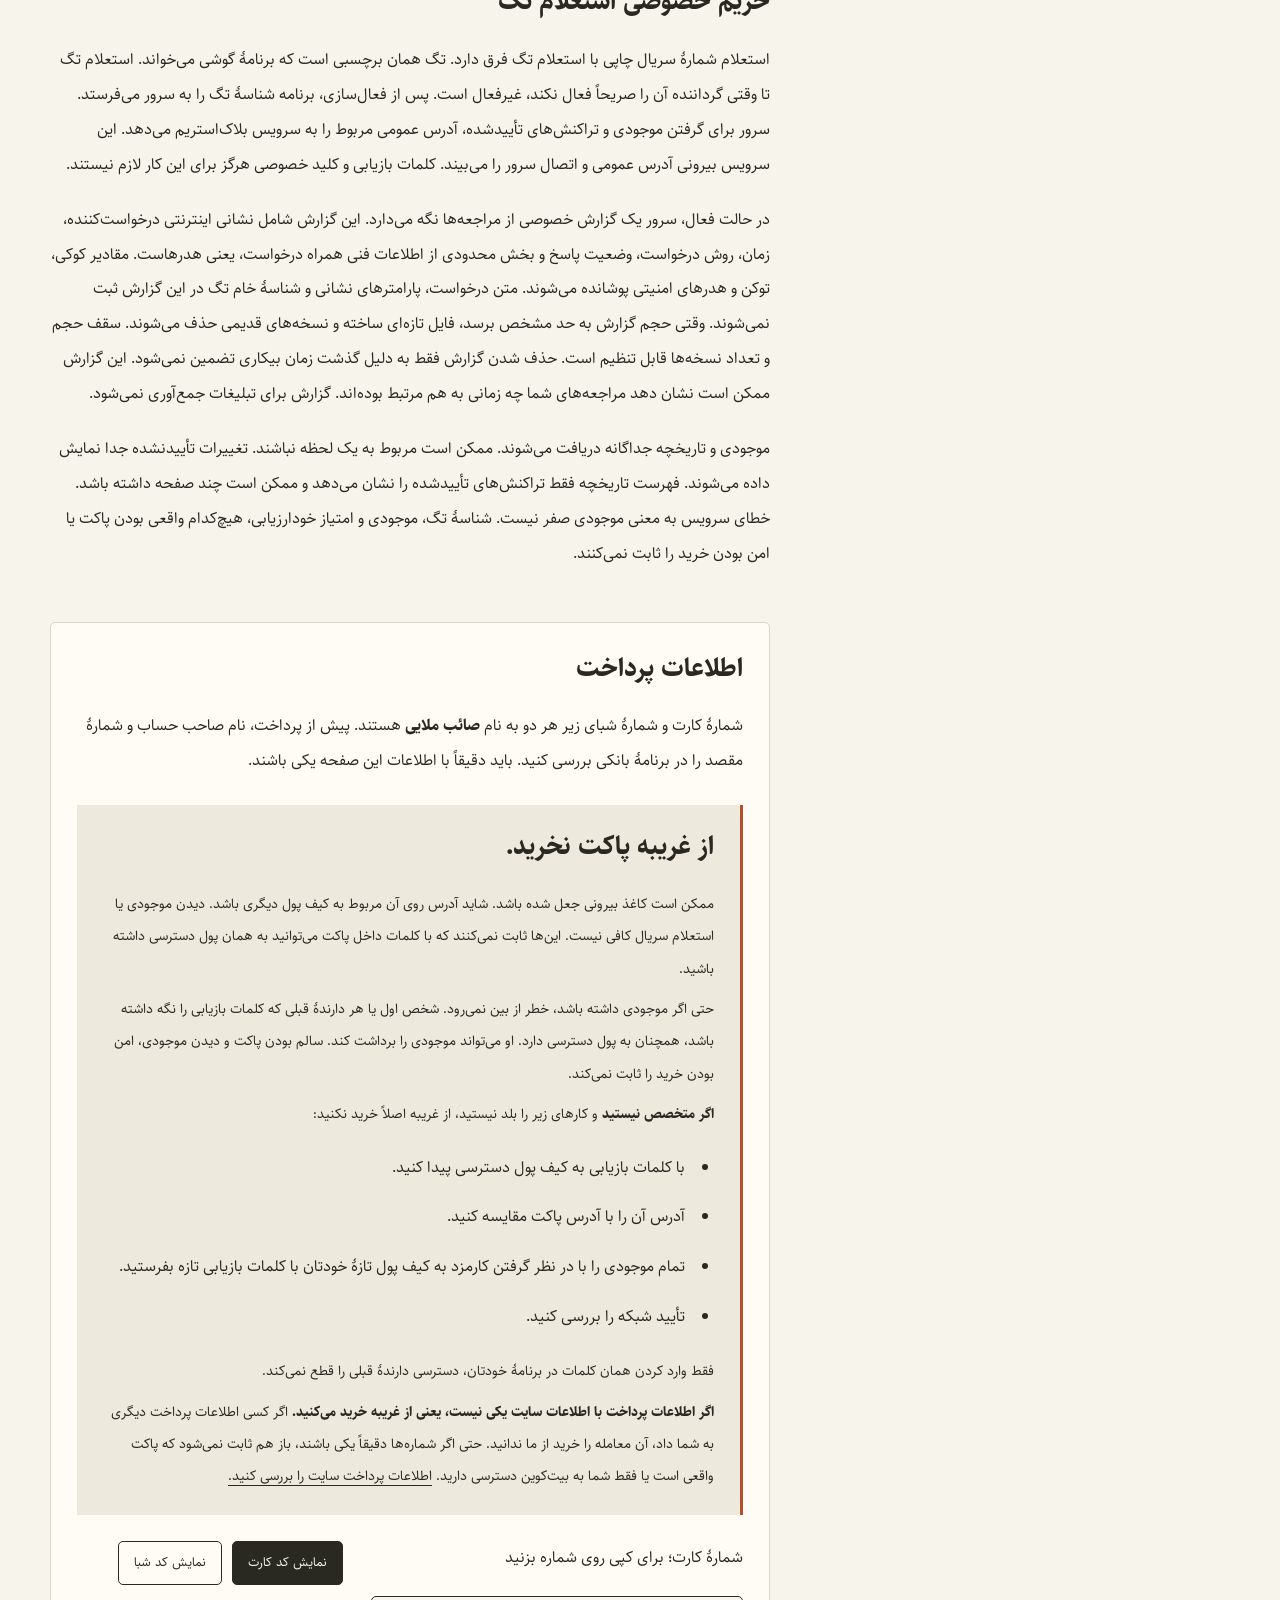
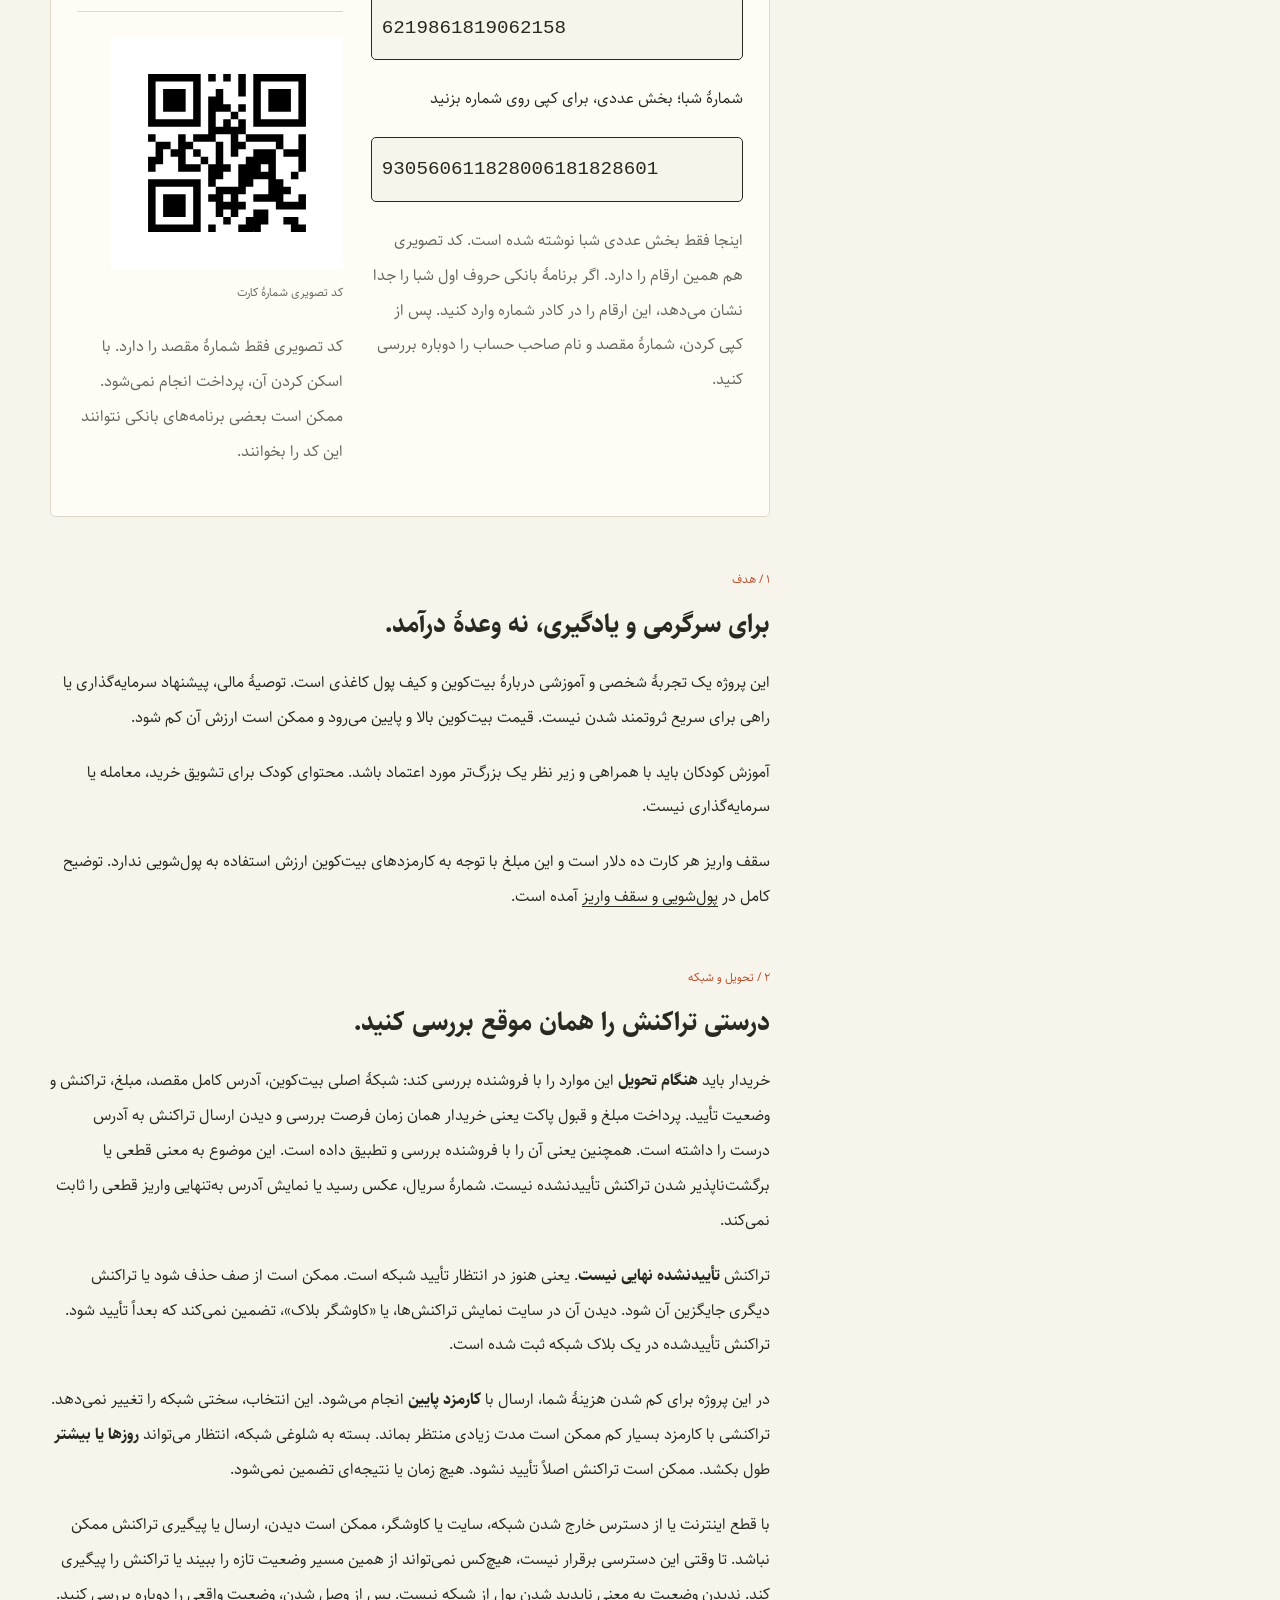
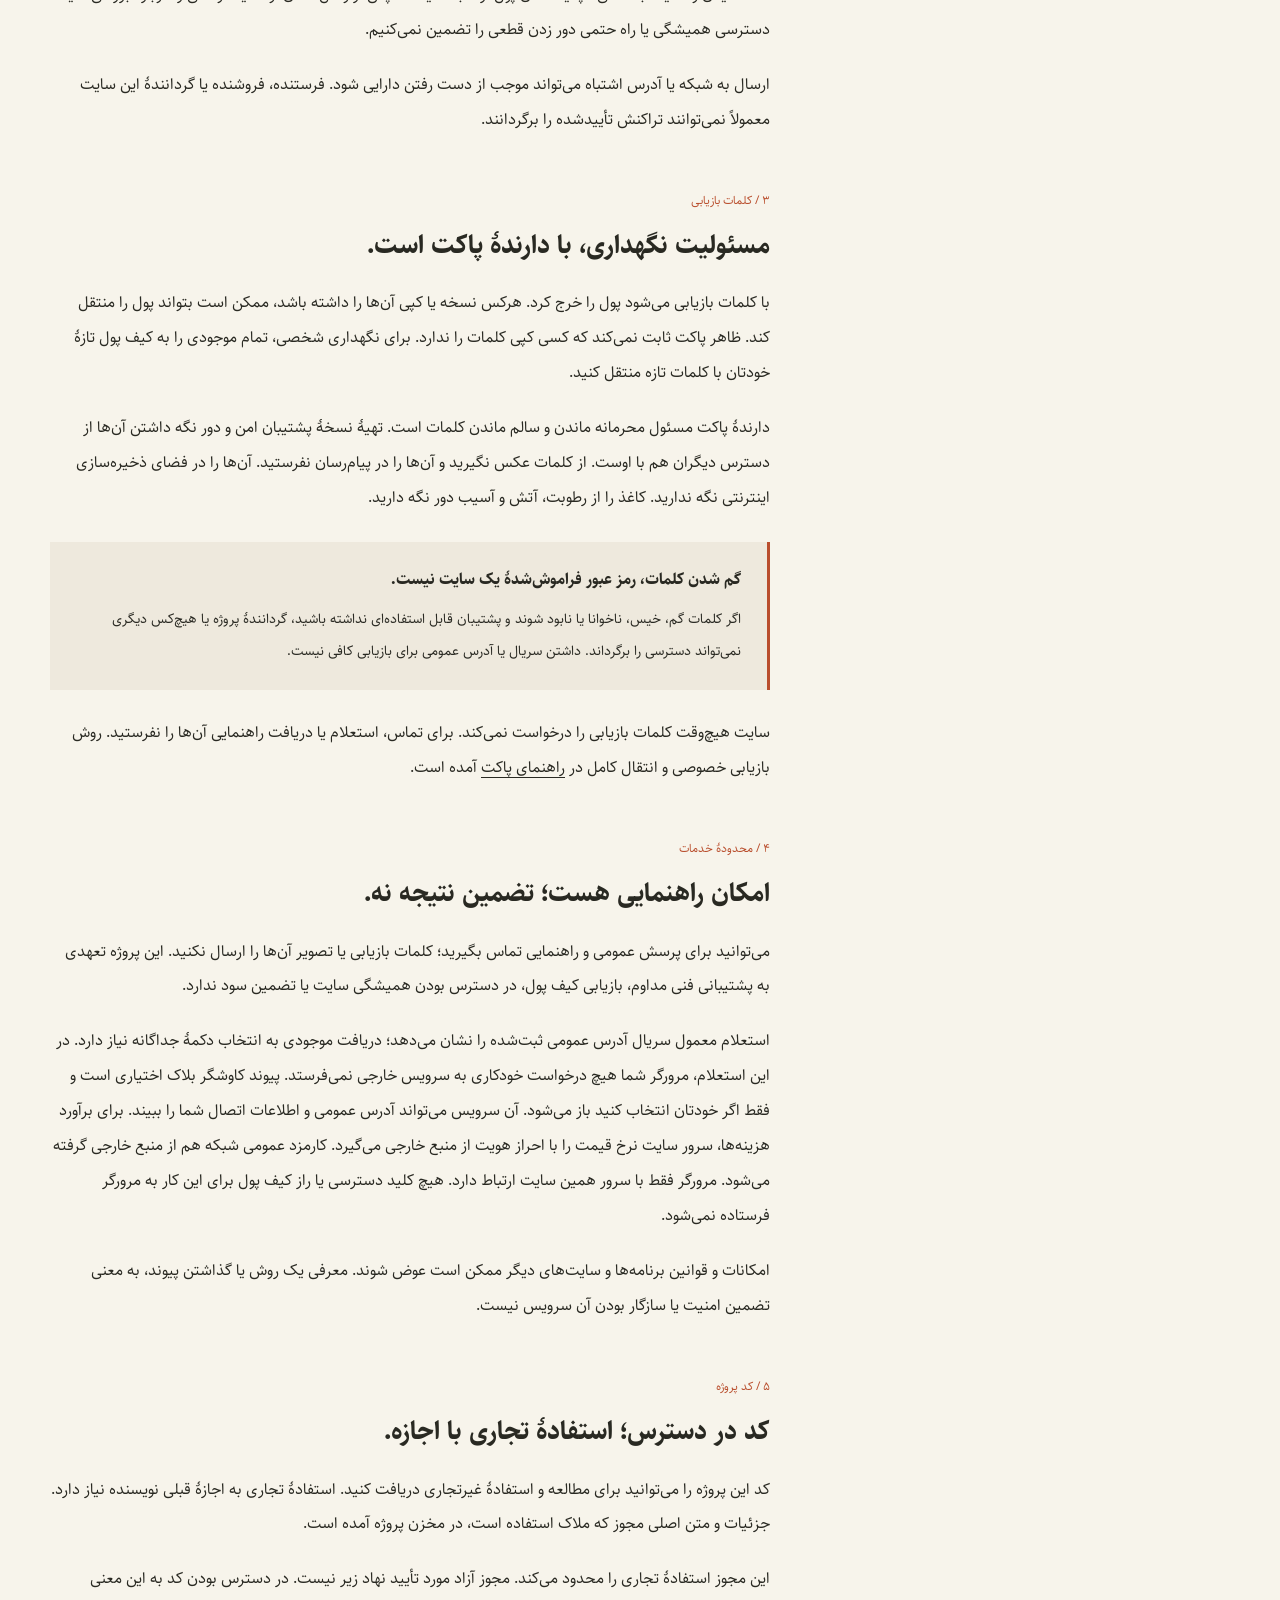
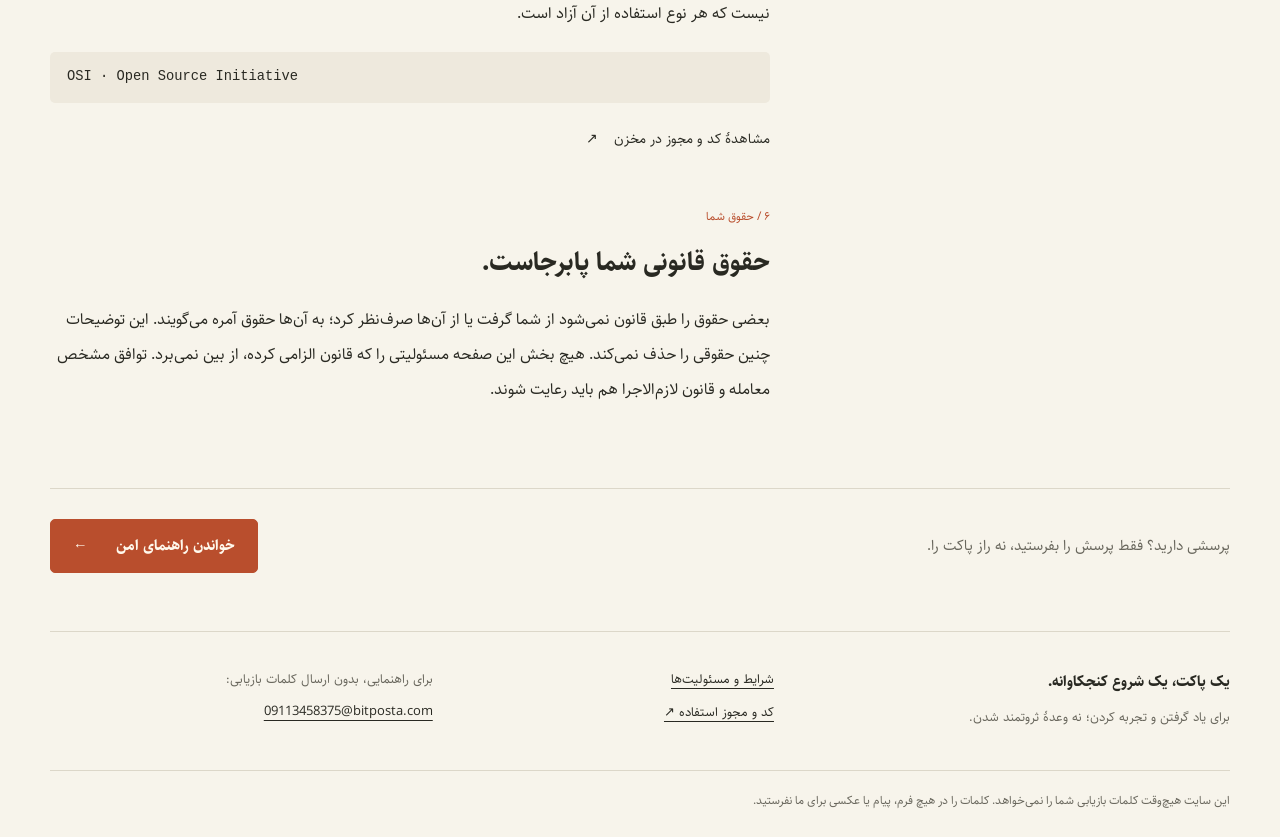
<file: terms/index.html>
<!doctype html>
<html lang="fa" dir="rtl">
<head>
  <meta charset="utf-8">
  <meta name="viewport" content="width=device-width, initial-scale=1">
  <meta name="description" content="شرایط خرید کیف پول کاغذی بیت‌کوین: تعهد واریز اولیه و تحویل، خطرهای انتقال بیت‌کوین، حریم خصوصی موجودی و مسئولیت نگهداری.">
  <meta name="color-scheme" content="light">
  <title>شرایط خرید کیف پول کاغذی | بیت‌کوین برای سرگرمی</title>
  <link rel="canonical" href="https://bitposta.com/terms">
  <meta property="og:type" content="website">
  <meta property="og:site_name" content="بیت‌پستا">
  <meta property="og:locale" content="fa_IR">
  <meta property="og:title" content="کیف پول کاغذی بیت‌کوین | بیت‌پستا">
  <meta property="og:description" content="کیف پول کاغذی بیت‌کوین (پیپروالت): پاکت کاغذی با آدرس عمومی، سریال و کلمات بازیابی؛ راهنمای ساده برای خرید و نگهداری بیت‌کوین کاغذی.">
  <meta property="og:url" content="https://bitposta.com/terms">
  <meta name="twitter:card" content="summary">
  <link rel="icon" type="image/png" href="/static/favicon.png">
  <link rel="stylesheet" href="/static/site.css">
  <script src="/static/site.js" defer></script>
  <script type="application/ld+json">[{"@context": "https://schema.org", "@type": "WebSite", "alternateName": "bitposta", "description": "\u06a9\u06cc\u0641 \u067e\u0648\u0644 \u06a9\u0627\u063a\u0630\u06cc \u0628\u06cc\u062a\u200c\u06a9\u0648\u06cc\u0646 (\u067e\u06cc\u067e\u0631\u0648\u0627\u0644\u062a) \u0648 \u0631\u0627\u0647\u0646\u0645\u0627\u06cc \u0641\u0627\u0631\u0633\u06cc \u062e\u0631\u06cc\u062f \u0628\u06cc\u062a\u200c\u06a9\u0648\u06cc\u0646 \u06a9\u0627\u063a\u0630\u06cc.", "inLanguage": "fa-IR", "name": "\u0628\u06cc\u062a\u200c\u067e\u0633\u062a\u0627", "url": "https://bitposta.com/"}, {"@context": "https://schema.org", "@type": "Product", "additionalType": "https://schema.org/FinancialProduct", "alternateName": ["\u0628\u06cc\u062a\u200c\u06a9\u0648\u06cc\u0646 \u06a9\u0627\u063a\u0630\u06cc", "\u067e\u06cc\u067e\u0631\u0648\u0627\u0644\u062a", "paper wallet"], "brand": {"@type": "Brand", "name": "\u0628\u06cc\u062a\u200c\u067e\u0633\u062a\u0627"}, "description": "\u067e\u0627\u06a9\u062a \u06a9\u0627\u063a\u0630\u06cc \u0628\u0627 \u067e\u0627\u06a9\u062a \u0628\u06cc\u0631\u0648\u0646\u06cc \u0622\u062f\u0631\u0633 \u0639\u0645\u0648\u0645\u06cc\u060c \u0633\u0631\u06cc\u0627\u0644 \u0648 \u06a9\u062f \u062a\u0635\u0648\u06cc\u0631\u06cc \u0648 \u06a9\u0627\u0631\u062a \u062f\u0631\u0648\u0646\u06cc \u06a9\u0644\u0645\u0627\u062a \u0628\u0627\u0632\u06cc\u0627\u0628\u06cc\u061b \u0645\u0628\u0644\u063a \u0627\u0648\u0644\u06cc\u0647 \u0627\u0632 \u067e\u06cc\u0634 \u0648\u0627\u0631\u06cc\u0632\u0634\u062f\u0647.", "name": "\u06a9\u06cc\u0641 \u067e\u0648\u0644 \u06a9\u0627\u063a\u0630\u06cc \u0628\u06cc\u062a\u200c\u06a9\u0648\u06cc\u0646 (\u067e\u06cc\u067e\u0631\u0648\u0627\u0644\u062a)", "url": "https://bitposta.com/"}]</script>
  
<meta name="robots" content="noindex,follow">
</head>
<body>
  <a class="skip-link" href="#main-content">رفتن به محتوای اصلی</a>
  <header class="site-header shell">
    <a class="brand" href="/" aria-label="بیت‌پستا، بیت‌کوین برای سرگرمی، صفحهٔ نخست">
      <img class="brand-mark" src="/static/logo.png" width="43" height="43" alt="" aria-hidden="true">
      <span>بیت‌پستا<span class="brand-tagline">بیت‌کوین برای سرگرمی</span><span class="brand-subtitle" lang="en" dir="ltr">bitposta.com</span></span>
    </a>
    <nav aria-label="راهنمای سایت">
      <a href="/guide">راهنمای پاکت</a>
      <a href="/security">امنیت پاکت</a>
      <a href="/guide#satoshi">بیت‌کوین و ساتوشی</a>
      <a href="https://bitposta.com/costs">هزینه‌ها</a>
      <a href="/download">دانلود برنامه</a>
      <a href="https://bitposta.com/contact">تماس</a>
      <a class="nav-terms" href="/terms" aria-current="page">شرایط استفاده</a>
      <a class="nav-lookup" href="https://bitposta.com/lookup">استعلام سریال <span aria-hidden="true">↖</span></a>
    </nav>
  </header>
  <main id="main-content" tabindex="-1">
<header class="page-heading shell"><a class="breadcrumb" href="/">خانه <span aria-hidden="true">/</span> شرایط و مسئولیت‌ها</a><p class="eyebrow">شفاف، پیش از شروع</p><h1>یک تجربهٔ کوچک.<br>با مسئولیت‌های واقعی.</h1><p class="page-deck">اینجا می‌خوانید که این پروژه چه تعهدی دارد، انتقال بیت‌کوین چه خطرهایی دارد و مسئولیت نگهداری با کیست. پیش از تحویل گرفتن یا استفاده از پاکت، این شرایط را بخوانید.</p></header>
<div class="reading-layout shell">
  <aside class="contents"><span class="contents-label">موضوع‌ها</span><nav aria-label="فهرست شرایط"><a href="#initial-deposit">واریز اولیه و مسئولیت فروشنده</a><a href="#purpose">هدف پروژه</a><a href="#transaction">تحویل و تراکنش</a><a href="#custody">نگهداری و بازیابی</a><a href="#limits">راهنمایی و محدودیت‌ها</a><a href="#source">کد و مجوز</a><a href="#rights">حقوق قانونی</a><a href="https://bitposta.com/aml">پول‌شویی و سقف واریز</a></nav></aside>
  <article class="prose">
    <section id="initial-deposit"><h2>تعهد فروشنده به واریز اولیه و تحویل محدود است.</h2><p>تعهد فروشنده در این بخش فقط به <strong>واریز اولیه</strong> محدود است: یک تراکنش واریز اولیه به آدرس درست، به مبلغ توافق‌شده، و تحویل همین پاکت. پس از انجام این تعهد، <strong>مسئولیت فروشنده نسبت به تعهد واریز اولیه و تحویل همین پاکت تمام شده است</strong>؛ به زبان کوتاه، مسئولیت فروشنده نسبت به شما تمام شده است. دارندهٔ پاکت مسئول نگهداری کلمات، محرمانه ماندن آن‌ها و انتقال امن موجودی است. فروشنده تعهدی به شارژ دوباره ندارد. جبران گم‌شدن کلمات یا برداشتی که به دلیل فاش شدن آن‌ها رخ دهد هم تعهد فروشنده نیست.</p><p>این شرط، تراکنش تأییدنشده را قطعی نمی‌کند و جای توافق مشخص معامله و قانون لازم‌الاجرا را نمی‌گیرد. واریز به کیف پول دیگری، کاغذ جعلی، مبلغ کمتر از توافق یا رسید ساختگی به معنی انجام تعهد واریز اولیه نیست. این توضیح مسئولیت جعل، تقلب یا حقوق آمرهٔ قانونی را حذف نمی‌کند. استعلام معمول سریال آدرس عمومی را نشان می‌دهد؛ نمایش موجودی اختیاری هم وجود یا تعداد تراکنش‌های واریز توافق‌شده را تأیید نمی‌کند.</p></section>
    <section id="serial-balance-privacy">
      <h2>حریم خصوصی نمایش موجودی با سریال</h2>
      <p>نمایش آدرس و کد تصویری، موجودی را از سرویس بیرونی دریافت نمی‌کند. فقط با انتخاب «نمایش موجودی»، سرور آدرس عمومی ثبت‌شده را به بلاک‌استریم می‌فرستد. این سرویس آدرس عمومی و اتصال سرور را می‌بیند؛ شمارهٔ سریال و نشانی اینترنتی شما برای آن فرستاده نمی‌شوند. کلمات بازیابی و کلید خصوصی لازم نیستند.</p>
      <p>هر بار نمایش موجودی یک استعلام از سهمیهٔ مشترک کم می‌کند. دریافت، تازه‌سازی و تکرار خودکار نداریم. موجودی تأییدشده و تغییر خالص در انتظار جدا نمایش داده می‌شوند. تغییر در انتظار می‌تواند منفی، حذف یا جایگزین شود و قطعی نیست. زمان نشان‌داده‌شده، زمان شروع دریافت در سرور به وقت جهانی است؛ زمان ثبت در شبکه نیست. تاریخچه دریافت نمی‌شود و موجودی قابل خرج یا اصالت پاکت تضمین نمی‌شود.</p>
      <p>خطای منبع به معنی موجودی صفر نیست. آدرس و کد تصویری باقی می‌مانند. پیوند کاوشگر اختیاری است؛ اگر آن را باز کنید، سرویس خارجی آدرس عمومی و اتصال خود شما را می‌بیند. گزارش خصوصی مسیر تگ، مربوط به مسیر جداگانهٔ زیر است.</p>
    </section>
    <section id="tag-privacy">
      <h2>
        حریم خصوصی استعلام تگ
      </h2>
      <p>
        استعلام شمارهٔ سریال چاپی با استعلام تگ فرق دارد. تگ همان برچسبی است که برنامهٔ گوشی می‌خواند. استعلام تگ تا وقتی گرداننده آن را صریحاً فعال نکند، غیرفعال است. پس از فعال‌سازی، برنامه شناسهٔ تگ را به سرور می‌فرستد. سرور برای گرفتن موجودی و تراکنش‌های تأییدشده، آدرس عمومی مربوط را به سرویس بلاک‌استریم می‌دهد. این سرویس بیرونی آدرس عمومی و اتصال سرور را می‌بیند. کلمات بازیابی و کلید خصوصی هرگز برای این کار لازم نیستند.
      </p>
      <p>
        در حالت فعال، سرور یک گزارش خصوصی از مراجعه‌ها نگه می‌دارد. این گزارش شامل نشانی اینترنتی درخواست‌کننده، زمان، روش درخواست، وضعیت پاسخ و بخش محدودی از اطلاعات فنی همراه درخواست، یعنی هدرهاست. مقادیر کوکی، توکن و هدرهای امنیتی پوشانده می‌شوند. متن درخواست، پارامترهای نشانی و شناسهٔ خام تگ در این گزارش ثبت نمی‌شوند. وقتی حجم گزارش به حد مشخص برسد، فایل تازه‌ای ساخته و نسخه‌های قدیمی حذف می‌شوند. سقف حجم و تعداد نسخه‌ها قابل تنظیم است. حذف شدن گزارش فقط به دلیل گذشت زمان بیکاری تضمین نمی‌شود. این گزارش ممکن است نشان دهد مراجعه‌های شما چه زمانی به هم مرتبط بوده‌اند. گزارش برای تبلیغات جمع‌آوری نمی‌شود.
      </p>
      <p>
        موجودی و تاریخچه جداگانه دریافت می‌شوند. ممکن است مربوط به یک لحظه نباشند. تغییرات تأییدنشده جدا نمایش داده می‌شوند. فهرست تاریخچه فقط تراکنش‌های تأییدشده را نشان می‌دهد و ممکن است چند صفحه داشته باشد. خطای سرویس به معنی موجودی صفر نیست. شناسهٔ تگ، موجودی و امتیاز خودارزیابی، هیچ‌کدام واقعی بودن پاکت یا امن بودن خرید را ثابت نمی‌کنند.
      </p>
    </section>
    <section id="payment-details" class="payment-details" aria-labelledby="payment-title">
  <h2 id="payment-title">
    اطلاعات پرداخت
  </h2>
  <p>
    شمارهٔ کارت و شمارهٔ شبای زیر هر دو به نام
    <strong>
      صائب ملایی
    </strong>
    هستند. پیش از پرداخت، نام صاحب حساب و شمارهٔ مقصد را در برنامهٔ بانکی بررسی کنید. باید دقیقاً با اطلاعات این صفحه یکی باشند.
  </p>
  
    <div id="purchase-warning" class="callout">
  <h2>
    از غریبه پاکت نخرید.
  </h2>
  <p>
    ممکن است کاغذ بیرونی جعل شده باشد. شاید آدرس روی آن مربوط به کیف پول دیگری باشد. دیدن موجودی یا استعلام سریال کافی نیست. این‌ها ثابت نمی‌کنند که با کلمات داخل پاکت می‌توانید به همان پول دسترسی داشته باشید.
  </p>
  <p>
    حتی اگر موجودی داشته باشد، خطر از بین نمی‌رود. شخص اول یا هر دارندهٔ قبلی که کلمات بازیابی را نگه داشته باشد، همچنان به پول دسترسی دارد. او می‌تواند موجودی را برداشت کند. سالم بودن پاکت و دیدن موجودی، امن بودن خرید را ثابت نمی‌کند.
  </p>
  <p>
    <strong>
      اگر متخصص نیستید
    </strong>
    و کارهای زیر را بلد نیستید، از غریبه اصلاً خرید نکنید:
  </p>
  <ul>
    <li>با کلمات بازیابی به کیف پول دسترسی پیدا کنید.</li>
    <li>آدرس آن را با آدرس پاکت مقایسه کنید.</li>
    <li>تمام موجودی را با در نظر گرفتن کارمزد به کیف پول تازهٔ خودتان با کلمات بازیابی تازه بفرستید.</li>
    <li>تأیید شبکه را بررسی کنید.</li>
  </ul>
  <p>
    فقط وارد کردن همان کلمات در برنامهٔ خودتان، دسترسی دارندهٔ قبلی را قطع نمی‌کند.
  </p>
  <p>
    <strong>
      اگر اطلاعات پرداخت با اطلاعات سایت یکی نیست، یعنی از غریبه خرید می‌کنید.
    </strong>
    اگر کسی اطلاعات پرداخت دیگری به شما داد، آن معامله را خرید از ما ندانید. حتی اگر شماره‌ها دقیقاً یکی باشند، باز هم ثابت نمی‌شود که پاکت واقعی است یا فقط شما به بیت‌کوین دسترسی دارید.
    <a href="https://bitposta.com/costs#payment-details">
      اطلاعات پرداخت سایت را بررسی کنید.
    </a>
  </p>
</div>
  
  <div class="payment-grid">
    <div class="payment-numbers">
      <p id="payment-card-label">
        شمارهٔ کارت؛ برای کپی روی شماره بزنید
      </p>
      <button id="payment-copy-card" class="payment-number" type="button" dir="ltr"
              aria-labelledby="payment-card-label payment-copy-card" data-copy="6219861819062158">
        6219861819062158
      </button>
      <p id="payment-sheba-label">
        شمارهٔ شبا؛ بخش عددی، برای کپی روی شماره بزنید
      </p>
      <button id="payment-copy-sheba" class="payment-number" type="button" dir="ltr"
              aria-labelledby="payment-sheba-label payment-copy-sheba" data-copy="930560611828006181828601">
        930560611828006181828601
      </button>
      <p class="field-hint">
        اینجا فقط بخش عددی شبا نوشته شده است. کد تصویری هم همین ارقام را دارد. اگر برنامهٔ بانکی حروف اول شبا را جدا نشان می‌دهد، این ارقام را در کادر شماره وارد کنید. پس از کپی کردن، شمارهٔ مقصد و نام صاحب حساب را دوباره بررسی کنید.
      </p>
      <p id="payment-status" class="lookup-status" role="status" aria-live="polite" aria-atomic="true"></p>
      <noscript>
        <p>
          کپی خودکار و جابه‌جایی تصویر به جاوااسکریپت نیاز دارد؛ شماره را دستی انتخاب و کپی کنید. پیوندهای نمایش کد تصویری بدون جاوااسکریپت هم باز می‌شوند.
        </p>
      </noscript>
    </div>
    <div>
      <div class="payment-qr-controls">
        <a id="payment-show-card" class="secondary-button" href="/static/payment-card.svg"
           role="button" aria-controls="payment-qr" aria-pressed="true">
          نمایش کد کارت
        </a>
        <a id="payment-show-sheba" class="secondary-button" href="/static/payment-sheba.svg"
           role="button" aria-controls="payment-qr" aria-pressed="false">
          نمایش کد شبا
        </a>
      </div>
      <figure class="qr-block payment-qr">
        <img id="payment-qr" src="/static/payment-card.svg" width="232" height="232"
             alt="کد تصویری شمارهٔ کارت">
        <figcaption id="payment-qr-caption" aria-live="polite">
          کد تصویری شمارهٔ کارت
        </figcaption>
      </figure>
      <p class="field-hint">
        کد تصویری فقط شمارهٔ مقصد را دارد. با اسکن کردن آن، پرداخت انجام نمی‌شود. ممکن است بعضی برنامه‌های بانکی نتوانند این کد را بخوانند.
      </p>
    </div>
  </div>
</section>
    <section id="purpose"><p class="step-label">۱ / هدف</p><h2>برای سرگرمی و یادگیری، نه وعدهٔ درآمد.</h2><p>این پروژه یک تجربهٔ شخصی و آموزشی دربارهٔ بیت‌کوین و کیف پول کاغذی است. توصیهٔ مالی، پیشنهاد سرمایه‌گذاری یا راهی برای سریع ثروتمند شدن نیست. قیمت بیت‌کوین بالا و پایین می‌رود و ممکن است ارزش آن کم شود.</p><p>آموزش کودکان باید با همراهی و زیر نظر یک بزرگ‌تر مورد اعتماد باشد. محتوای کودک برای تشویق خرید، معامله یا سرمایه‌گذاری نیست.</p><p>سقف واریز هر کارت ده دلار است و این مبلغ با توجه به کارمزدهای بیت‌کوین ارزش استفاده به پول‌شویی ندارد. توضیح کامل در <a href="https://bitposta.com/aml">پول‌شویی و سقف واریز</a> آمده است.</p></section>
    <section id="transaction"><p class="step-label">۲ / تحویل و شبکه</p><h2>درستی تراکنش را همان موقع بررسی کنید.</h2><p>خریدار باید <strong>هنگام تحویل</strong> این موارد را با فروشنده بررسی کند: شبکهٔ اصلی بیت‌کوین، آدرس کامل مقصد، مبلغ، تراکنش و وضعیت تأیید. پرداخت مبلغ و قبول پاکت یعنی خریدار همان زمان فرصت بررسی و دیدن ارسال تراکنش به آدرس درست را داشته است. همچنین یعنی آن را با فروشنده بررسی و تطبیق داده است. این موضوع به معنی قطعی یا برگشت‌ناپذیر شدن تراکنش تأییدنشده نیست. شمارهٔ سریال، عکس رسید یا نمایش آدرس به‌تنهایی واریز قطعی را ثابت نمی‌کند.</p><p>تراکنش <strong>تأییدنشده نهایی نیست</strong>. یعنی هنوز در انتظار تأیید شبکه است. ممکن است از صف حذف شود یا تراکنش دیگری جایگزین آن شود. دیدن آن در سایت نمایش تراکنش‌ها، یا «کاوشگر بلاک»، تضمین نمی‌کند که بعداً تأیید شود. تراکنش تأییدشده در یک بلاک شبکه ثبت شده است.</p><p>در این پروژه برای کم شدن هزینهٔ شما، ارسال با <strong>کارمزد پایین</strong> انجام می‌شود. این انتخاب، سختی شبکه را تغییر نمی‌دهد. تراکنشی با کارمزد بسیار کم ممکن است مدت زیادی منتظر بماند. بسته به شلوغی شبکه، انتظار می‌تواند <strong>روزها یا بیشتر</strong> طول بکشد. ممکن است تراکنش اصلاً تأیید نشود. هیچ زمان یا نتیجه‌ای تضمین نمی‌شود.</p><p>با قطع اینترنت یا از دسترس خارج شدن شبکه، سایت یا کاوشگر، ممکن است دیدن، ارسال یا پیگیری تراکنش ممکن نباشد. تا وقتی این دسترسی برقرار نیست، هیچ‌کس نمی‌تواند از همین مسیر وضعیت تازه را ببیند یا تراکنش را پیگیری کند. ندیدن وضعیت به معنی ناپدید شدن پول از شبکه نیست. پس از وصل شدن، وضعیت واقعی را دوباره بررسی کنید. دسترسی همیشگی یا راه حتمی دور زدن قطعی را تضمین نمی‌کنیم.</p><p>ارسال به شبکه یا آدرس اشتباه می‌تواند موجب از دست رفتن دارایی شود. فرستنده، فروشنده یا گردانندهٔ این سایت معمولاً نمی‌توانند تراکنش تأییدشده را برگردانند.</p></section>
    <section id="custody"><p class="step-label">۳ / کلمات بازیابی</p><h2>مسئولیت نگهداری، با دارندهٔ پاکت است.</h2><p>با کلمات بازیابی می‌شود پول را خرج کرد. هرکس نسخه یا کپی آن‌ها را داشته باشد، ممکن است بتواند پول را منتقل کند. ظاهر پاکت ثابت نمی‌کند که کسی کپی کلمات را ندارد. برای نگهداری شخصی، تمام موجودی را به کیف پول تازهٔ خودتان با کلمات تازه منتقل کنید.</p><p>دارندهٔ پاکت مسئول محرمانه ماندن و سالم ماندن کلمات است. تهیهٔ نسخهٔ پشتیبان امن و دور نگه داشتن آن‌ها از دسترس دیگران هم با اوست. از کلمات عکس نگیرید و آن‌ها را در پیام‌رسان نفرستید. آن‌ها را در فضای ذخیره‌سازی اینترنتی نگه ندارید. کاغذ را از رطوبت، آتش و آسیب دور نگه دارید.</p><div class="callout"><strong>گم شدن کلمات، رمز عبور فراموش‌شدهٔ یک سایت نیست.</strong><p>اگر کلمات گم، خیس، ناخوانا یا نابود شوند و پشتیبان قابل استفاده‌ای نداشته باشید، گردانندهٔ پروژه یا هیچ‌کس دیگری نمی‌تواند دسترسی را برگرداند. داشتن سریال یا آدرس عمومی برای بازیابی کافی نیست.</p></div><p>سایت هیچ‌وقت کلمات بازیابی را درخواست نمی‌کند. برای تماس، استعلام یا دریافت راهنمایی آن‌ها را نفرستید. روش بازیابی خصوصی و انتقال کامل در <a href="/guide">راهنمای پاکت</a> آمده است.</p></section>
    <section id="limits"><p class="step-label">۴ / محدودهٔ خدمات</p><h2>امکان راهنمایی هست؛ تضمین نتیجه نه.</h2><p>می‌توانید برای پرسش عمومی و راهنمایی تماس بگیرید؛ کلمات بازیابی یا تصویر آن‌ها را ارسال نکنید. این پروژه تعهدی به پشتیبانی فنی مداوم، بازیابی کیف پول، در دسترس بودن همیشگی سایت یا تضمین سود ندارد.</p><p>استعلام معمول سریال آدرس عمومی ثبت‌شده را نشان می‌دهد؛ دریافت موجودی به انتخاب دکمهٔ جداگانه نیاز دارد. در این استعلام، مرورگر شما هیچ درخواست خودکاری به سرویس خارجی نمی‌فرستد. پیوند کاوشگر بلاک اختیاری است و فقط اگر خودتان انتخاب کنید باز می‌شود. آن سرویس می‌تواند آدرس عمومی و اطلاعات اتصال شما را ببیند. برای برآورد هزینه‌ها، سرور سایت نرخ قیمت را با احراز هویت از منبع خارجی می‌گیرد. کارمزد عمومی شبکه هم از منبع خارجی گرفته می‌شود. مرورگر فقط با سرور همین سایت ارتباط دارد. هیچ کلید دسترسی یا راز کیف پول برای این کار به مرورگر فرستاده نمی‌شود.</p><p>امکانات و قوانین برنامه‌ها و سایت‌های دیگر ممکن است عوض شوند. معرفی یک روش یا گذاشتن پیوند، به معنی تضمین امنیت یا سازگار بودن آن سرویس نیست.</p></section>
    <section id="source"><p class="step-label">۵ / کد پروژه</p><h2>کد در دسترس؛ استفادهٔ تجاری با اجازه.</h2><p>کد این پروژه را می‌توانید برای مطالعه و استفادهٔ غیرتجاری دریافت کنید. استفادهٔ تجاری به اجازهٔ قبلی نویسنده نیاز دارد. جزئیات و متن اصلی مجوز که ملاک استفاده است، در مخزن پروژه آمده است.</p><p>این مجوز استفادهٔ تجاری را محدود می‌کند. مجوز آزاد مورد تأیید نهاد زیر نیست. در دسترس بودن کد به این معنی نیست که هر نوع استفاده از آن آزاد است.</p><p class="technical-label" dir="ltr" lang="en">OSI · Open Source Initiative</p><a class="text-link" href="https://github.com/bitposta/bitposta-site" target="_blank" rel="noopener noreferrer">مشاهدهٔ کد و مجوز در مخزن <span aria-hidden="true">↗</span><span class="sr-only">؛ سایت خارجی، در زبانهٔ جدید</span></a></section>
    <section id="rights"><p class="step-label">۶ / حقوق شما</p><h2>حقوق قانونی شما پابرجاست.</h2><p>بعضی حقوق را طبق قانون نمی‌شود از شما گرفت یا از آن‌ها صرف‌نظر کرد؛ به آن‌ها حقوق آمره می‌گویند. این توضیحات چنین حقوقی را حذف نمی‌کند. هیچ بخش این صفحه مسئولیتی را که قانون الزامی کرده، از بین نمی‌برد. توافق مشخص معامله و قانون لازم‌الاجرا هم باید رعایت شوند.</p></section>
  </article>
</div>
<section class="article-end shell"><p>پرسشی دارید؟ فقط پرسش را بفرستید، نه راز پاکت را.</p><a class="button" href="/guide">خواندن راهنمای امن <span aria-hidden="true">←</span></a></section>
</main>
  <footer class="site-footer shell">
    <div class="footer-intro"><a class="footer-name" href="/">یک پاکت، یک شروع کنجکاوانه.</a><p>برای یاد گرفتن و تجربه کردن؛ نه وعدهٔ ثروتمند شدن.</p></div>
    <div class="footer-links"><a href="/terms">شرایط و مسئولیت‌ها</a><a href="https://github.com/bitposta/bitposta-site" target="_blank" rel="noopener noreferrer">کد و مجوز استفاده <span class="sr-only">؛ سایت خارجی، در زبانهٔ جدید</span><span aria-hidden="true">↗</span></a></div>
    <div class="footer-contact"><span>برای راهنمایی، بدون ارسال کلمات بازیابی:</span><a class="ltr-block" dir="ltr" href="mailto:09113458375@bitposta.com">09113458375@bitposta.com</a></div>
    <p class="footer-note">این سایت هیچ‌وقت کلمات بازیابی شما را نمی‌خواهد. کلمات را در هیچ فرم، پیام یا عکسی برای ما نفرستید.</p>
  </footer>
</body>
</html>
</file>
<file: static/site.css>
@font-face{font-family:Sahel;src:url('/static/fonts/Sahel.woff2') format('woff2');font-style:normal;font-weight:400;font-display:swap}
@font-face{font-family:Sahel;src:url('/static/fonts/Sahel-Bold.woff2') format('woff2');font-style:normal;font-weight:700;font-display:swap}
[hidden]{display:none!important}
:root{--paper:#f7f4eb;--ink:#292922;--muted:#68665c;--accent:#b94e2d;--accent-dark:#933b22;--line:#dcd7c9;--soft:#eee9dd;--white:#fffcf5;--radius:5px;font-family:Sahel,Tahoma,sans-serif;color:var(--ink);background:var(--paper);font-synthesis:none;text-rendering:optimizeLegibility}
*{box-sizing:border-box}html{scroll-behavior:smooth;scroll-padding-top:2rem}body{margin:0;font-size:16px;line-height:1.95}a{color:inherit;text-underline-offset:5px}button,input{font:inherit}button,a,input{-webkit-tap-highlight-color:transparent}button{cursor:pointer}a:focus-visible,button:focus-visible,input:focus-visible,[tabindex]:focus-visible{outline:3px solid var(--accent);outline-offset:5px}a:hover{color:var(--accent)}img,svg{max-width:100%;height:auto}h1,h2,h3,p{margin-top:0}h1,h2,h3{line-height:1.5;font-weight:700}h2{font-size:1.8rem}h3{font-size:1.2rem}p{margin-bottom:1rem}::selection{background:#e7b995;color:var(--ink)}.shell{width:min(1180px,calc(100% - 96px));margin-inline:auto}.sr-only{position:absolute;width:1px;height:1px;margin:-1px;overflow:hidden;clip-path:inset(50%);white-space:nowrap}.skip-link{position:fixed;inset-block-start:12px;inset-inline-start:16px;z-index:10;padding:10px 18px;background:var(--ink);color:var(--paper);transform:translateY(-160%)}.skip-link:focus{transform:translateY(0)}.ltr-block{display:block;direction:ltr;unicode-bidi:isolate;text-align:left;overflow-wrap:anywhere}.ltr-inline{direction:ltr;unicode-bidi:isolate;display:inline-block}.site-header{display:flex;justify-content:space-between;align-items:center;gap:32px;min-height:122px;border-bottom:1px solid var(--line)}.brand{display:flex;align-items:center;gap:13px;text-decoration:none;font-weight:700;line-height:1.7;flex-shrink:0}.brand-mark{display:block;width:43px;height:43px;flex-shrink:0;object-fit:contain}.brand-tagline{display:block;font-size:.78rem;font-weight:400;color:var(--muted);line-height:1.7}.brand-subtitle{display:block;color:var(--muted);font:12px/1.6 Georgia,serif;letter-spacing:2px;text-align:right}.site-header nav{display:flex;align-items:center;gap:28px;font-size:.88rem}.site-header nav a{text-decoration:none;white-space:nowrap}.site-header nav a[aria-current=page]{color:var(--accent);text-decoration:underline}.nav-lookup{border:1px solid var(--ink);border-radius:var(--radius);padding:9px 17px}.nav-lookup span{margin-inline-start:12px}.hero{display:grid;grid-template-columns:1.1fr 1fr;align-items:center;gap:60px;padding-block:84px 94px}.eyebrow{font-size:.83rem;color:var(--accent);letter-spacing:.01em;margin-bottom:22px}.tiny-dot{display:inline-block;width:7px;height:7px;background:var(--accent);border-radius:50%;margin-inline-end:9px;vertical-align:middle}.hero h1{font-size:clamp(3.2rem,5.2vw,4.9rem);letter-spacing:-2px;line-height:1.4;margin-bottom:26px}.accent{color:var(--accent)}.hero-description{font-size:1.19rem;max-width:440px;line-height:2}.hero-detail{max-width:440px;color:var(--muted);font-size:.92rem}.actions{display:flex;align-items:center;flex-wrap:wrap;gap:23px;margin-block:30px 18px}.button{display:inline-flex;align-items:center;justify-content:center;gap:28px;border:1px solid var(--accent);padding:12px 22px;border-radius:var(--radius);background:var(--accent);color:#fff9ed;text-decoration:none;font-weight:700;font-size:.91rem;min-height:49px}.button:hover{background:var(--accent-dark);color:#fff9ed}.button:disabled{opacity:.6;cursor:wait}.text-link{font-size:.88rem;text-decoration:none;display:inline-flex;align-items:center;gap:16px}.quiet-note{font-size:.76rem;color:var(--muted)}.paper-scene{position:relative;min-width:0;height:430px;display:grid;place-items:center}.scene-orbit{position:absolute;width:350px;height:350px;border:1px solid #e4ddcf;border-radius:50%;background:radial-gradient(ellipse,#eae2d1 0,transparent 66%)}.scene-orbit::after{content:'';position:absolute;inset:-22px;border:1px dashed #e3ddcf;border-radius:50%}.scene-caption{position:absolute;top:16px;left:20px;color:var(--muted);font-size:.76rem;transform:rotate(-8deg)}.scene-caption::after{content:'⤵';display:block;font-size:36px;color:var(--accent);line-height:1.6;text-align:center}.envelope{position:relative;width:320px;height:220px;background:#dfcda7;border:1px solid #c7b489;transform:rotate(-9deg);box-shadow:12px 24px 32px -18px #61513b55;isolation:isolate}.envelope::before{content:'';position:absolute;inset:-1px;background:#e4d7b8;clip-path:polygon(0 0,50% -60%,100% 0,50% 65%);border-top:1px solid #c7b489;z-index:-1}.paper-card{position:absolute;inset:-55px 28px 30px;background:var(--white);border:1px solid #d9d0bd;box-shadow:1px -2px 8px #6c5a3810;padding:20px;text-align:center;transform:rotate(5deg)}.card-label{display:block;font-size:.78rem;color:var(--muted)}.card-symbol{display:block;width:72px;height:72px;margin:6px auto 0;object-fit:contain}.card-line{display:block;height:2px;background:#ddd5c5;width:70%;margin:10px auto}.card-line.short{width:44%}.envelope-front{position:absolute;inset:0;background:linear-gradient(33deg,#e6d7b7 49.5%,transparent 50%) bottom left/51% 100% no-repeat,linear-gradient(-33deg,#decca8 49.5%,transparent 50%) bottom right/51% 100% no-repeat;z-index:1}.envelope-front::after{content:'';position:absolute;inset:0;background:#e9dbbd;clip-path:polygon(0 100%,50% 36%,100% 100%)}.envelope-seal{position:absolute;bottom:37px;left:calc(50% - 25px);width:50px;height:50px;border-radius:50%;border:3px double #e3ad82;background:var(--accent);color:#f5dfc0;display:grid;place-items:center;font:30px Georgia,serif;z-index:2;box-shadow:0 2px 3px #63533030}.scene-footnote{position:absolute;bottom:10px;font-size:.8rem;color:var(--muted);transform:rotate(-4deg)}.scene-spark{position:absolute;right:10px;bottom:75px;font-size:45px;color:var(--accent)}.intro-strip{display:flex;align-items:center;gap:24px;padding-block:29px;border-top:1px solid var(--line);border-bottom:1px solid var(--line)}.strip-number{display:grid;place-items:center;flex-shrink:0;width:45px;height:45px;border:1px solid #c5ba9f;border-radius:50%;font:26px Georgia,serif;color:var(--accent)}.intro-strip h2{font-size:1rem;margin-bottom:5px}.intro-strip p{font-size:.82rem;color:var(--muted);margin:0}.intro-strip .text-link{flex-shrink:0;margin-inline-start:auto}.home-paths{padding-block:83px 74px}.section-heading{margin-bottom:35px}.section-heading .eyebrow{margin-bottom:10px}.section-heading h2{margin:0}.path-grid{display:grid;grid-template-columns:repeat(3,minmax(0,1fr));gap:32px}.path-card{display:flex;flex-direction:column;text-decoration:none;border-top:2px solid var(--ink);padding-block:23px 15px;transition:border-color .2s}.path-card:hover{border-color:var(--accent)}.path-index{font-size:.76rem;color:var(--muted);margin-bottom:25px}.path-card h3{font-size:1.23rem;margin-bottom:16px}.path-card p{color:var(--muted);font-size:.9rem;line-height:2;margin-bottom:27px}.card-cta{display:flex;justify-content:space-between;color:var(--accent);font-size:.83rem;margin-top:auto}.closing-note{padding:45px 56px;background:var(--soft);display:grid;grid-template-columns:auto 1fr 1fr;align-items:center;gap:42px;margin-bottom:84px}.closing-note>span{color:var(--accent);font-size:66px;line-height:1}.closing-note h2{font-size:1.65rem;margin:0}.closing-note p{color:var(--muted);font-size:.9rem;margin:0}.site-footer{border-top:1px solid var(--line);padding-block:35px 25px;display:grid;grid-template-columns:1.1fr .8fr 1fr;gap:24px 35px;font-size:.8rem}.footer-name{font-size:.95rem;text-decoration:none;font-weight:700}.footer-intro p{color:var(--muted);margin-top:8px}.footer-links{display:flex;flex-direction:column;gap:8px;align-items:flex-start}.footer-contact>span{display:block;color:var(--muted);margin-bottom:7px}.footer-contact a{font-size:.82rem;width:fit-content}.footer-note{grid-column:1/-1;border-top:1px solid var(--line);padding-top:18px;margin:0;color:var(--muted);font-size:.74rem}
.page-heading{padding-block:39px 52px;border-bottom:1px solid var(--line)}.breadcrumb{display:inline-flex;gap:12px;color:var(--muted);text-decoration:none;font-size:.76rem;margin-bottom:43px}.page-heading .eyebrow{margin-bottom:13px}.page-heading h1{font-size:clamp(2.2rem,4vw,3.4rem);line-height:1.6;margin-bottom:21px;letter-spacing:-1px}.page-deck{max-width:670px;color:var(--muted);font-size:1.05rem;margin:0;line-height:2.1}.reading-layout{display:grid;grid-template-columns:210px minmax(0,720px);justify-content:space-between;gap:55px;padding-block:58px 30px}.contents{font-size:.84rem;align-self:start;position:sticky;top:25px}.contents-label{font-size:.76rem;color:var(--muted);display:block;margin-bottom:15px}.contents nav{display:flex;flex-direction:column;gap:8px;border-inline-start:1px solid var(--line);padding-inline-start:20px}.contents nav a{text-decoration:none}.contents>p{margin-top:28px;padding-top:19px;border-top:1px solid var(--line);font-size:.77rem;color:var(--accent);line-height:2.1}.prose{min-width:0}.prose section{margin-bottom:50px;scroll-margin-top:30px}.prose h2{font-size:1.65rem;margin-bottom:21px}.prose p,.prose li{font-size:.97rem;line-height:2.25}.prose p{margin-bottom:20px}.prose strong{font-weight:700}.step-label{font-size:.73rem!important;color:var(--accent);margin-bottom:12px!important}.prose ol,.prose ul{padding-inline-start:24px;margin-block:20px}.prose li{padding-inline-start:5px;margin-bottom:15px}.technical-label{font-family:monospace;display:block;text-align:left;background:var(--soft);padding:10px 17px;font-size:.86rem!important;border-radius:var(--radius);overflow-wrap:anywhere}.derivation-path{font-family:monospace;background:var(--ink);color:var(--paper);padding:17px 22px;border-radius:var(--radius);margin-block:0 24px;font-size:1rem}.callout{border-inline-start:3px solid var(--accent);background:var(--soft);padding:22px 26px;margin-block:26px}.callout p{margin:8px 0 0;font-size:.9rem}.article-end{padding:30px 0 58px;border-top:1px solid var(--line);display:flex;justify-content:space-between;align-items:center;gap:25px}.article-end p{color:var(--muted);margin:0;font-size:.91rem}
@media(max-width:1000px){.reading-layout{grid-template-columns:170px minmax(0,1fr);gap:35px}.prose h2{font-size:1.4rem}}
@media(max-width:700px){.page-heading{padding-block:25px 35px}.breadcrumb{margin-bottom:30px}.page-heading h1{font-size:2.15rem}.page-deck{font-size:.94rem}.reading-layout{grid-template-columns:minmax(0,1fr);gap:36px;padding-block:30px 0}.contents{position:static}.contents nav{flex-direction:row;flex-wrap:wrap;gap:8px 22px}.contents>p{margin-bottom:0;margin-top:21px;padding-top:15px}.prose p,.prose li{font-size:.92rem}.prose section{margin-bottom:38px}.prose h2{font-size:1.4rem}.callout{padding:18px 20px}.article-end{flex-direction:column;align-items:flex-start;padding-bottom:42px}.derivation-path{padding:15px;font-size:.9rem}}
.lookup-layout{display:grid;grid-template-columns:minmax(0,1.55fr) minmax(0,1fr);gap:90px;padding-block:55px 70px}.lookup-main{min-width:0}#lookup-form label{display:block;font-size:1.05rem;font-weight:700;margin-bottom:10px}.field-hint{color:var(--muted);font-size:.8rem;margin-bottom:18px}.lookup-controls{display:flex;flex-wrap:wrap;gap:12px;align-items:stretch}.lookup-field{margin-bottom:24px;min-width:0}#serial,#address{min-width:0;width:100%;border:1px solid #aba594;border-radius:var(--radius);background:var(--white);padding:12px 15px;font:1.1rem/1.5 monospace;color:var(--ink);min-height:48px}#serial[aria-invalid=true],#address[aria-invalid=true]{border:2px solid var(--accent)}.lookup-controls .button{flex-shrink:0;gap:14px;min-height:48px}.lookup-controls .secondary-button{min-height:48px}.lookup-status{min-height:2rem;font-size:.86rem;margin-block:17px 0}.lookup-status[data-state=error]{color:var(--accent-dark)}.lookup-status[data-state=loading]{color:var(--muted)}.lookup-aside{border-inline-start:1px solid var(--line);padding-inline-start:35px}.aside-symbol{display:block;color:var(--accent);font-size:37px;line-height:1;margin-bottom:22px}.lookup-aside h2{font-size:1.1rem;margin-bottom:15px}.lookup-aside p{font-size:.87rem;color:var(--muted)}.lookup-aside .text-link{font-size:.8rem}.lookup-result{margin-top:14px;padding:26px;background:var(--white);border:1px solid var(--line);border-radius:var(--radius)}.lookup-result[hidden]{display:none}.lookup-result h2{font-size:1.15rem;margin-bottom:23px}.result-label{font-size:.74rem;color:var(--muted);margin-bottom:6px}.public-serial{font:1rem/1.8 monospace;margin-bottom:22px}.public-address{background:var(--soft);padding:15px;font:1rem/1.8 monospace;overflow-wrap:anywhere;margin-bottom:15px;user-select:all}.secondary-button{background:none;border:1px solid var(--ink);border-radius:var(--radius);color:var(--ink);font-size:.8rem;padding:8px 15px;min-height:43px}.secondary-button:hover{color:var(--accent);border-color:var(--accent)}.qr-block{margin:26px 0;border-top:1px solid var(--line);padding-top:25px}.qr-block img{display:block;width:192px;height:192px;padding:7px;background:#fff}.qr-block figcaption{font-size:.75rem;color:var(--muted);margin-top:10px}.result-warning{font-size:.83rem;color:var(--muted);margin:22px 0 0}.explorer-link{font-size:.83rem;color:var(--accent);display:inline-block;margin-top:7px}.qr-note{font-size:.8rem;color:var(--accent)}
@media(max-width:1000px){.lookup-layout{gap:40px}.lookup-controls{flex-direction:column}.lookup-controls .button{align-self:flex-start}}
@media(max-width:700px){.lookup-layout{grid-template-columns:minmax(0,1fr);gap:36px;padding-block:32px 40px}.lookup-controls{flex-direction:column}.lookup-controls .button{align-self:stretch}.lookup-aside{padding-inline-start:22px}.lookup-result{padding:20px}.public-address{font-size:.88rem;padding:12px}}
@media(min-width:1500px){.hero{padding-block:105px 115px}}
@media(max-width:1000px){.shell{width:calc(100% - 64px)}.site-header{gap:20px}.site-header nav{gap:18px}.hero{gap:25px;padding-block:65px}.hero h1{font-size:3.6rem}.envelope{width:280px;height:200px}.scene-orbit{width:280px;height:280px}.paper-scene{height:370px}.intro-strip{flex-wrap:wrap}.intro-strip .text-link{margin-inline-start:69px}.path-grid{gap:23px}.closing-note{padding:35px;gap:25px}.site-footer{grid-template-columns:1fr 1fr}.footer-contact{grid-column:1/-1}}
@media(max-width:700px){.shell{width:calc(100% - 40px)}.site-header{flex-direction:column;align-items:stretch;gap:20px;padding-block:22px;min-height:0}.brand{align-self:flex-start}.site-header nav{justify-content:space-between;gap:12px;font-size:.76rem}.nav-lookup{padding:7px 10px}.nav-lookup span{margin-inline-start:5px}.hero{grid-template-columns:minmax(0,1fr);gap:18px;padding-block:43px 40px}.hero h1{font-size:3.65rem;line-height:1.35;margin-bottom:22px}.hero-description{font-size:1.08rem}.hero-detail{font-size:.88rem}.eyebrow{font-size:.77rem}.hero .actions{gap:20px}.hero .button{gap:16px;padding-inline:17px}.paper-scene{height:330px;margin-top:25px}.envelope{width:260px;height:182px}.paper-card{inset:-48px 23px 24px;padding:15px}.card-symbol{width:62px;height:62px}.scene-orbit{height:268px;width:268px}.scene-caption{top:0;left:0;font-size:.7rem}.scene-caption::after{font-size:26px}.scene-spark{font-size:35px;right:7px;bottom:44px}.scene-footnote{font-size:.73rem;bottom:0}.intro-strip{gap:13px;align-items:flex-start;padding-block:25px}.strip-number{width:32px;height:32px;font-size:22px}.intro-strip>div{flex:1;min-width:0}.intro-strip h2{font-size:.94rem;line-height:1.9}.intro-strip p{font-size:.8rem}.intro-strip .text-link{margin-inline-start:45px;font-size:.8rem}.home-paths{padding-block:49px}.section-heading h2{font-size:1.55rem}.path-grid{grid-template-columns:minmax(0,1fr);gap:26px}.path-card{padding-top:17px}.path-index{margin-bottom:16px}.path-card h3{margin-bottom:12px}.path-card p{margin-bottom:20px}.closing-note{grid-template-columns:auto 1fr;padding:25px 22px;gap:17px;margin-bottom:50px}.closing-note>span{font-size:44px}.closing-note h2{font-size:1.4rem}.closing-note p{grid-column:1/-1;font-size:.86rem}.site-footer{grid-template-columns:minmax(0,1fr);gap:23px;padding-top:27px}.footer-contact{grid-column:auto}.footer-note{line-height:2}.actions{gap:16px}h2{font-size:1.5rem}}
/* Public calculators share the local paper-and-ink palette. */
.market-loading{padding:20px 0;text-align:center}
.bitcoin-loader{display:inline-grid;place-items:center;width:58px;height:58px;border:3px solid var(--line);border-top-color:var(--accent);border-radius:50%;color:var(--accent);font:38px/1 Georgia,serif;animation:bitcoin-loading 1.4s linear infinite}
@keyframes bitcoin-loading{to{transform:rotate(360deg)}}
@media(prefers-reduced-motion:reduce){.bitcoin-loader{animation:none}}
.payment-next{padding-block:12px 30px}.payment-next p{color:var(--muted)}
.guide-example{margin:24px 0 32px}.guide-example img{display:block;width:100%;height:auto;border:1px solid var(--line);border-radius:var(--radius);background:#fff}.guide-example figcaption{margin-top:12px;color:var(--muted);font-size:.82rem;line-height:2}
.site-header nav{flex-wrap:wrap;justify-content:flex-end;gap:12px 22px}
.calculator-card{padding:28px;background:var(--white);border:1px solid var(--line);border-radius:var(--radius)}
.converter-fields{display:grid;grid-template-columns:repeat(2,minmax(0,1fr));gap:22px}
.converter-fields>div{min-width:0}.converter-fields label{display:block;font-weight:700;font-size:.91rem;margin-bottom:9px}
.converter-fields input{width:100%;min-width:0;border:1px solid #aba594;border-radius:var(--radius);background:var(--paper);padding:13px;font:1rem/1.6 monospace;color:var(--ink)}
.converter-fields input[aria-invalid=true]{border:2px solid var(--accent)}
.market-section{padding-block:45px 55px;min-width:0}.market-section>h2{font-size:1.65rem}.rate-timestamp{font-size:.85rem;color:var(--muted);margin-block:26px 0}
#market-fetched-at{font:.86rem/1.8 monospace;margin-block:4px 22px}.rate-grid{display:grid;grid-template-columns:repeat(4,minmax(0,1fr));gap:15px;margin-block:25px 35px}
.rate-grid>div{border:1px solid var(--line);background:var(--white);padding:17px;min-width:0}.rate-grid dt{font-size:.75rem;color:var(--muted)}
.rate-grid dd{margin:12px 0 0;font:1rem/1.8 monospace;overflow-wrap:anywhere;text-align:left}
.stale-banner{border:1px solid var(--accent);border-inline-start-width:4px}.lookup-status[data-state=stale]{color:var(--accent-dark)}
.quote-scroll{overflow-x:auto;max-width:100%;border:1px solid var(--line);border-radius:var(--radius)}
.quote-table{border-collapse:collapse;width:100%;table-layout:fixed;background:var(--white);font-size:.86rem}
.quote-table caption{text-align:start;padding:18px;color:var(--muted);font-size:.83rem;background:var(--paper)}
.quote-table th,.quote-table td{padding:18px 16px;text-align:start;vertical-align:top;border-top:1px solid var(--line);overflow-wrap:anywhere}
.quote-table thead th{background:var(--soft);font-size:.8rem}.quote-table th{font-weight:400}.quote-table th:first-child{width:25%}.quote-table th:nth-child(2){width:27%}
.numeric-block{direction:ltr;unicode-bidi:isolate;font-family:monospace;font-variant-numeric:tabular-nums;overflow-wrap:anywhere}
span.numeric-block,strong.numeric-block{display:block}.quote-note{display:block;font-size:.7rem;color:var(--accent);margin-top:9px}
.quote-details{margin-top:15px;font-size:.75rem}.quote-details summary{cursor:pointer;color:var(--accent-dark);text-underline-offset:4px;line-height:1.9}
summary:focus-visible{outline:3px solid var(--accent);outline-offset:4px}.quote-details dl{margin-block:14px 0}.quote-details dl>div{padding-block:8px;border-top:1px dashed var(--line)}
.quote-details dt{color:var(--muted)}.quote-details dd{margin:3px 0 0;text-align:left}.cost-explanation{max-width:860px;padding-bottom:25px}.cost-explanation>.technical-label,.cost-explanation section>.technical-label{margin-bottom:20px}
.contact-section{max-width:780px;padding-block:50px 65px}.contact-email{width:fit-content;max-width:100%;font:clamp(1rem,3vw,1.4rem)/2 monospace;color:var(--accent-dark);margin-bottom:28px;overflow-wrap:anywhere}
.explorer-links{display:flex;flex-direction:column;align-items:flex-start;gap:9px}
@media(max-width:1000px){.site-header{flex-wrap:wrap;padding-block:24px}.site-header nav{justify-content:flex-start}.rate-grid{grid-template-columns:repeat(2,minmax(0,1fr))}}
@media(max-width:700px){.site-header nav{justify-content:flex-start;gap:12px 20px}.calculator-card{padding:20px}.converter-fields{grid-template-columns:minmax(0,1fr);gap:20px}.market-section{padding-block:30px 40px}.rate-grid{gap:10px}.rate-grid>div{padding:12px}.rate-grid dd{font-size:.84rem}.quote-table{font-size:.73rem}.quote-table th,.quote-table td{padding:12px 8px}.quote-table thead th{font-size:.71rem}.quote-table caption{padding:13px}.quote-table th:first-child{width:26%}.quote-table th:nth-child(2){width:30%}.quote-details{font-size:.7rem}.contact-section{padding-block:32px 42px}.cost-explanation{padding-bottom:15px}}
/* Contact stays native, locally styled, and usable without scripts. */
.payment-details{margin-block:32px 50px;padding:26px;border:1px solid var(--line);border-radius:var(--radius);background:var(--white);min-width:0}
.payment-grid{display:grid;grid-template-columns:minmax(0,1.4fr) minmax(0,1fr);gap:28px}.payment-grid>div{min-width:0}
.payment-number{display:block;width:100%;max-width:100%;border:1px solid var(--ink);border-radius:var(--radius);padding:14px 10px;margin-block:8px 22px;background:var(--paper);color:var(--ink);font:clamp(.85rem,2.5vw,1.2rem)/1.8 monospace;direction:ltr;unicode-bidi:isolate;text-align:left;overflow-wrap:anywhere;user-select:all}
.payment-number:hover{border-color:var(--accent)}.payment-qr-controls{display:flex;flex-wrap:wrap;gap:10px}.payment-qr-controls a{text-decoration:none}.payment-qr-controls [aria-pressed=true]{background:var(--ink);color:var(--paper)}
.payment-qr img{width:232px;height:232px;max-width:100%;object-fit:contain}.payment-qr figcaption{margin-top:12px}
@media(max-width:700px){.payment-grid{grid-template-columns:minmax(0,1fr)}.payment-details{padding:18px}.payment-details h2{font-size:1.4rem}}
.nav-terms{font-weight:700;padding-block:8px}
.contact-social{display:flex;flex-wrap:wrap;gap:12px 25px;margin-block:22px 10px}
.contact-social a{display:inline-flex;align-items:center;gap:10px;min-height:44px;color:var(--accent-dark)}
.contact-form{margin-block:35px;padding:28px;border:1px solid var(--line);border-radius:var(--radius);background:var(--white);min-width:0}
.contact-form fieldset{min-width:0;margin:0;padding:0;border:0}.contact-form fieldset:disabled .button{opacity:.6;cursor:not-allowed}
.contact-field{margin-block:24px;min-width:0}.contact-field label{display:block;font-weight:700;margin-bottom:9px}
.contact-field :is(input,textarea){display:block;width:100%;min-width:0;border:1px solid #aba594;border-radius:var(--radius);background:var(--paper);padding:12px 14px;font:inherit;color:var(--ink)}
.contact-field :is(input,textarea):focus-visible{outline:3px solid var(--accent);outline-offset:4px}
.contact-field input[dir=ltr]{unicode-bidi:isolate;text-align:left}.contact-field textarea{resize:vertical;min-height:170px}
.contact-section .field-hint{font-size:.8rem;line-height:2;margin-block:9px 18px;color:var(--muted)}
.contact-status{padding:16px 20px;border:1px solid var(--ink);border-inline-start-width:4px;border-radius:var(--radius);background:var(--soft);overflow-wrap:anywhere}
.contact-status[data-state=error]{color:var(--accent-dark);border-color:var(--accent)}
@media(max-width:700px){.contact-form{padding:20px}.contact-form .button{width:100%}.contact-social{gap:8px 20px}}
/* Local calculator extensions: unit labels stay apart from exact numeric values. */
.quote-calculator{margin-top:32px}.quote-calculator>h2{font-size:1.35rem}.quote-calculator>p{font-size:.88rem;color:var(--muted)}
.quote-controls{display:grid;grid-template-columns:minmax(0,1fr) minmax(0,1fr) auto;gap:18px;align-items:end}.quote-controls>div{min-width:0}
.quote-controls label{display:block;font-weight:700;font-size:.88rem;margin-bottom:8px}.quote-controls :is(input,select){width:100%;min-width:0;font:inherit;color:var(--ink);background:var(--paper);border:1px solid #aba594;border-radius:var(--radius);padding:12px}
.quote-controls input{font-family:monospace;unicode-bidi:isolate}.quote-controls :is(input,select):focus-visible{outline:3px solid var(--accent);outline-offset:4px}.quote-controls input[aria-invalid=true]{border:2px solid var(--accent)}
.quote-controls .button{justify-content:center}.quote-controls button:disabled{opacity:.6;cursor:not-allowed}.quote-result{margin-top:24px;padding-top:20px;border-top:1px solid var(--line)}
.quote-breakdown{display:grid;grid-template-columns:repeat(2,minmax(0,1fr));gap:14px;margin-block:18px}.quote-breakdown>div{min-width:0;padding:12px;background:var(--paper);border:1px solid var(--line)}.quote-breakdown dt{font-size:.8rem;color:var(--muted)}.quote-breakdown dd{margin:8px 0 0;text-align:left}.quote-breakdown .quote-payable{border-color:var(--accent);font-weight:700}.quote-result>p{font-size:.85rem}.quote-result-warning{color:var(--accent-dark)}
/* Two cost groups: paid once per order, versus paid for every card. Each group is
   its own bordered card so the distinction survives scrolling on a phone. */
.quote-group{margin-block:22px 0;padding:16px 16px 6px;border:1px solid var(--line);border-radius:var(--radius);background:var(--surface,#f4f1e9)}
.quote-group-title{margin:0 0 4px;font-size:1rem;line-height:1.7}
.quote-group-card{border-inline-start:4px solid var(--accent)}
.quote-group-order{border-inline-start:4px solid var(--muted)}
.quote-group .quote-breakdown{margin-block:12px 0;gap:10px}
.quote-group .quote-breakdown>div{padding:10px;background:var(--paper)}
.quote-per-card dt,.quote-per-order dt{font-weight:700;color:var(--ink)}
.quote-quantity-summary{font-weight:700;line-height:1.9}
@media(max-width:700px){.quote-controls{grid-template-columns:minmax(0,1fr)}.quote-breakdown{grid-template-columns:minmax(0,1fr)}.quote-controls .button{width:100%}}
.gross-valuation{min-width:0}.gross-result{margin-top:20px;padding:18px;background:var(--soft);border-inline-start:3px solid var(--accent)}.gross-result p{margin-bottom:8px}.gross-result .numeric-block{font-size:1.05rem;overflow-wrap:anywhere;text-align:left}.quote-result-warning,#quote-result-warning{color:var(--accent-dark)}
/* The educational questionnaire stays native, local, and keyboard accessible. */
.security-questionnaire fieldset{min-width:0;margin-block:25px;padding:18px;border:1px solid var(--line);border-radius:var(--radius);background:var(--white)}
.security-questionnaire legend{font-weight:700;padding-inline:8px;line-height:2}.security-option{display:flex;align-items:baseline;gap:12px;margin-block:8px}.security-option input{flex-shrink:0;accent-color:var(--accent)}.security-option label{cursor:pointer;flex:1;padding-block:8px;min-height:44px;line-height:2}
.security-questionnaire [aria-invalid=true]{border:2px solid var(--accent)}#security-status{color:var(--accent-dark)}#security-result[data-level=stop]{border:2px solid var(--accent)}.security-questionnaire button{margin-block:8px;margin-inline-end:8px}
@media(prefers-reduced-motion:reduce){html{scroll-behavior:auto}*,*::before,*::after{animation:none!important;transition:none!important}}
/* Lookup result: the balance is the first block so a phone user sees it without scrolling. */
.balance-panel{margin-bottom:24px;padding:16px 18px;background:var(--soft);border-inline-start:3px solid var(--accent);border-radius:var(--radius);min-width:0}
.balance-panel h2{font-size:1.05rem;margin-bottom:14px}
.balance-panel h3{font-size:.9rem;color:var(--muted);margin-bottom:4px}
.balance-panel p{margin-bottom:6px;font-size:.85rem}
.balance-panel .balance-value{font:1.35rem/1.6 monospace;font-variant-numeric:tabular-nums;overflow-wrap:anywhere;text-align:left;margin-bottom:14px!important}
.lookup-status[data-state=notice]{color:var(--accent-dark)}
.secondary-button{min-height:44px}
.explorer-link{display:inline-flex;align-items:center;min-height:44px}
@media(max-width:700px){.balance-panel{padding:14px}.balance-panel .balance-value{font-size:1.25rem}.lookup-field{margin-bottom:20px}.lookup-controls .button,.lookup-controls .secondary-button{width:100%;justify-content:center}}
</file>
